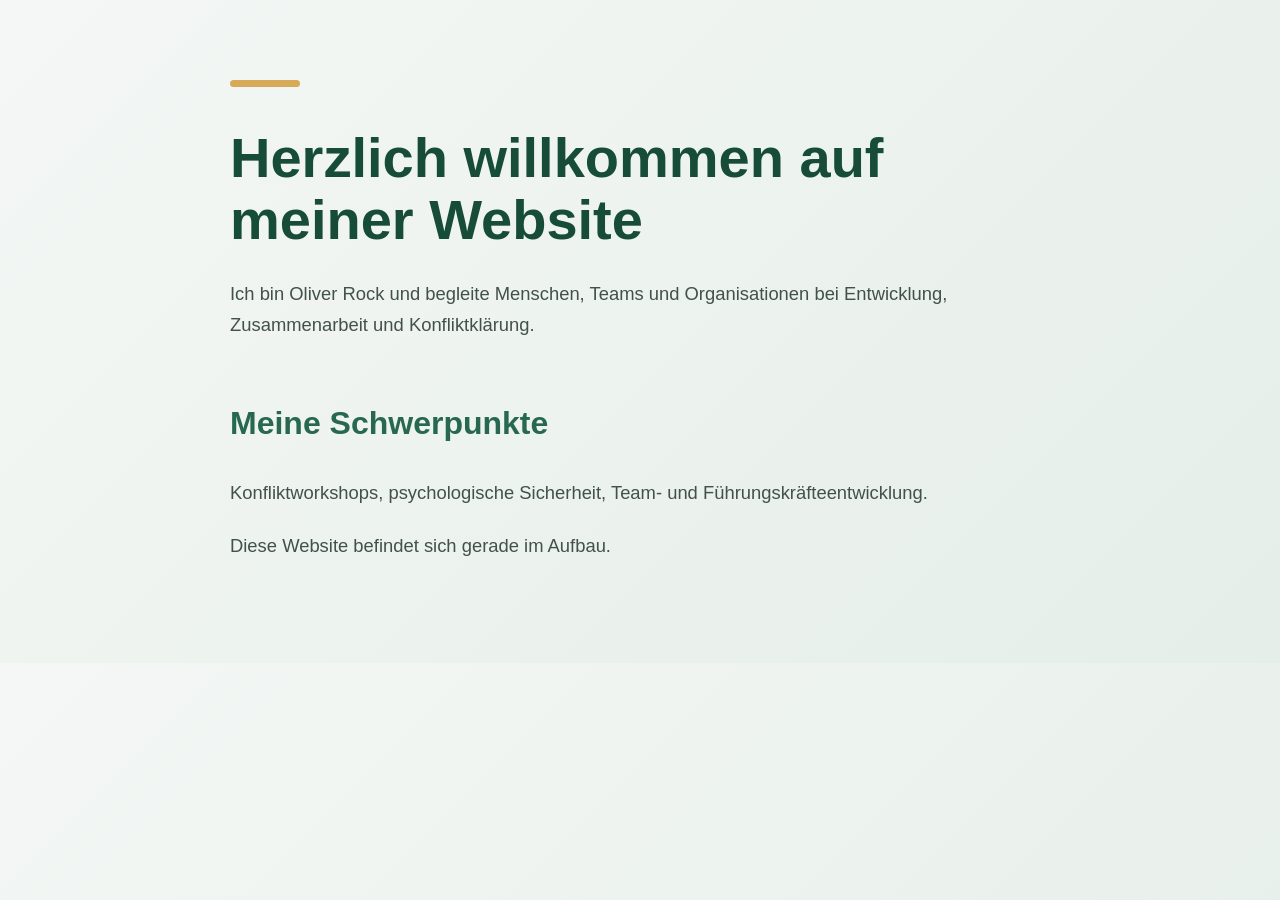
<file: index.html>
<!DOCTYPE html>
<html lang="de">
<head>
    <meta charset="UTF-8">
    <meta name="viewport" content="width=device-width, initial-scale=1.0">

    <title>Oliver Rock</title>
    <link rel="stylesheet" href="style.css">
</head>

<body>
    <h1>Herzlich willkommen auf meiner Website</h1>

    <p>
        Ich bin Oliver Rock und begleite Menschen, Teams und
        Organisationen bei Entwicklung, Zusammenarbeit und Konfliktklärung.
    </p>

    <h2>Meine Schwerpunkte</h2>

    <p>
        Konfliktworkshops, psychologische Sicherheit,
        Team- und Führungskräfteentwicklung.
    </p>

    <p>
        Diese Website befindet sich gerade im Aufbau.
    </p>
</body>
</html>
</file>
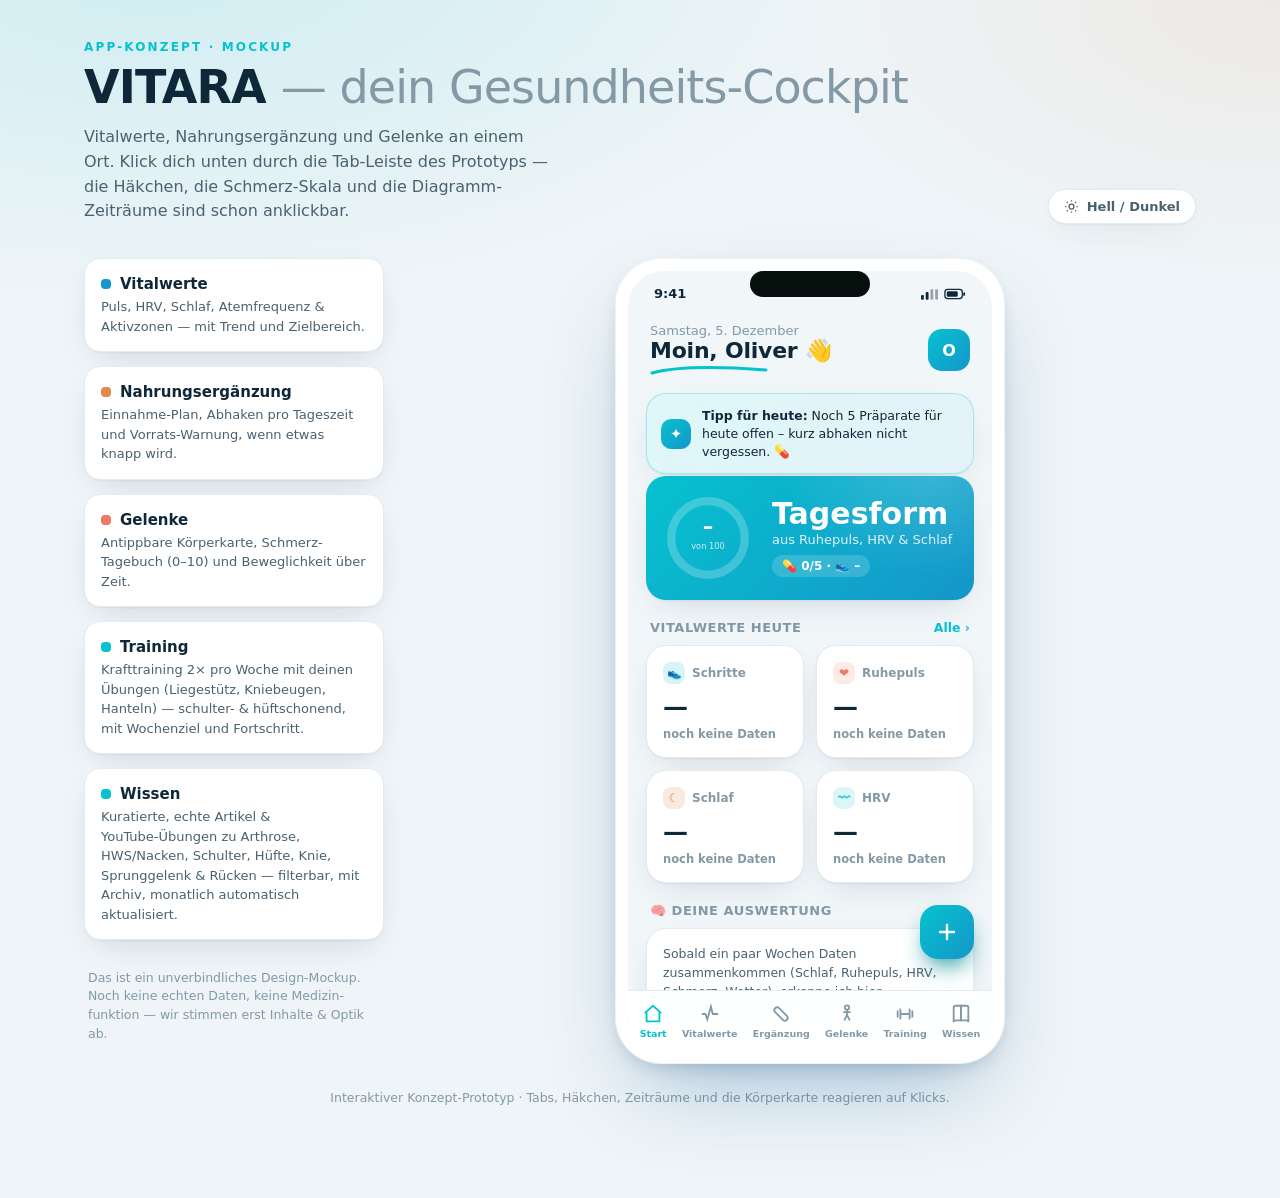
<file: gesundheits-app/index.html>
<!DOCTYPE html>
<html lang="de">
<head>
<meta charset="UTF-8">
<meta name="viewport" content="width=device-width, initial-scale=1.0, viewport-fit=cover">
<meta name="theme-color" content="#06c2cf">
<link rel="apple-touch-icon" href="apple-touch-icon-180-v2.png">
<link rel="icon" type="image/png" sizes="512x512" href="icon-512-v2.png">
<link rel="icon" type="image/png" sizes="32x32" href="favicon-32-v2.png">
<link rel="manifest" href="manifest.webmanifest">
<meta name="mobile-web-app-capable" content="yes">
<meta name="apple-mobile-web-app-capable" content="yes">
<meta name="apple-mobile-web-app-status-bar-style" content="black-translucent">
<meta name="apple-mobile-web-app-title" content="VITARA">
<title>VITARA – Gesundheits-App Konzept</title>
<style>
  :root {
    /* Cool sea neutrals · Türkis + Ozeanblau */
    --bg: #eef4f7;
    --stage: #dfeaef;
    --surface: #ffffff;
    --surface-2: #f1f6f9;
    --ink: #0f2839;
    --ink-2: #4a6170;
    --ink-3: #8399a6;
    --line: #e2ebf0;
    /* Accents: Türkis (Brand) + Ozeanblau */
    --pine: #06c2cf;         /* Brand-Primär – Türkis */
    --pine-deep: #1596c9;    /* Brand-Sekundär – Türkis-Blau */
    --mint: #5fd6dd;
    /* Semantic */
    --supp: #e0894a;     /* Nahrungsergänzung – amber */
    --joint: #ef7a63;    /* Gelenke – warmer Kontrast (Koralle) */
    --vital: #1596cf;    /* Vitalwerte – Türkis-Blau */
    --good: #1bb98e;
    --warn: #e0a52e;
    --crit: #e5473d;
    --shadow: 0 1px 2px rgba(15,40,60,.05), 0 12px 34px -14px rgba(15,40,60,.18);
    --shadow-phone: 0 40px 90px -30px rgba(20,90,150,.4), 0 8px 24px -12px rgba(15,45,70,.35);
    --r: 20px;
    --font: ui-rounded, "SF Pro Rounded", "Segoe UI", system-ui, -apple-system, sans-serif;
    --num: "SF Mono", "SFMono-Regular", ui-monospace, "Cascadia Mono", Menlo, monospace;
  }
  @media (prefers-color-scheme: dark) {
    :root {
      --bg: #0a1622; --stage: #0e1c2b; --surface: #10202f; --surface-2: #16293a;
      --ink: #e6f1f6; --ink-2: #a6bcc8; --ink-3: #6b8494; --line: #21384a;
      --pine: #2ed9e2; --pine-deep: #24b1d8; --mint: #6fe0e6;
      --supp: #eaa347; --joint: #ff8a70; --vital: #2ba9d6;
      --good: #2fd0a8; --warn: #eab946; --crit: #f0715a;
      --shadow: 0 1px 2px rgba(0,0,0,.3), 0 14px 34px -16px rgba(0,0,0,.6);
      --shadow-phone: 0 50px 100px -30px rgba(0,0,0,.75), 0 8px 24px -12px rgba(0,0,0,.6);
    }
  }
  :root[data-theme="dark"] {
    --bg: #0a1622; --stage: #0e1c2b; --surface: #10202f; --surface-2: #16293a;
    --ink: #e6f1f6; --ink-2: #a6bcc8; --ink-3: #6b8494; --line: #21384a;
    --pine: #2ed9e2; --pine-deep: #24b1d8; --mint: #6fe0e6;
    --supp: #eaa347; --joint: #ff8a70; --vital: #2ba9d6;
    --good: #2fd0a8; --warn: #eab946; --crit: #f0715a;
    --shadow: 0 1px 2px rgba(0,0,0,.3), 0 14px 34px -16px rgba(0,0,0,.6);
    --shadow-phone: 0 50px 100px -30px rgba(0,0,0,.75), 0 8px 24px -12px rgba(0,0,0,.6);
  }
  :root[data-theme="light"] {
    --bg: #eef4f7; --stage: #dfeaef; --surface: #ffffff; --surface-2: #f1f6f9;
    --ink: #0f2839; --ink-2: #4a6170; --ink-3: #8399a6; --line: #e2ebf0;
    --pine: #06c2cf; --pine-deep: #1596c9; --mint: #5fd6dd;
    --supp: #e0894a; --joint: #ef7a63; --vital: #1596cf;
    --good: #1bb98e; --warn: #e0a52e; --crit: #e5473d;
    --shadow: 0 1px 2px rgba(15,40,60,.05), 0 12px 34px -14px rgba(15,40,60,.18);
    --shadow-phone: 0 40px 90px -30px rgba(20,90,150,.4), 0 8px 24px -12px rgba(15,45,70,.35);
  }

  * { box-sizing: border-box; }
  body {
    margin: 0; font-family: var(--font); color: var(--ink);
    background:
      radial-gradient(1200px 600px at 12% -5%, color-mix(in srgb, var(--pine) 14%, transparent), transparent 60%),
      radial-gradient(900px 500px at 100% 0%, color-mix(in srgb, var(--supp) 10%, transparent), transparent 55%),
      var(--bg);
    -webkit-font-smoothing: antialiased;
  }
  .wrap { max-width: 1160px; margin: 0 auto; padding: 40px 24px 80px; }

  /* Intro */
  .intro { display: flex; flex-wrap: wrap; align-items: flex-end; justify-content: space-between; gap: 24px; margin-bottom: 34px; }
  .eyebrow { font-size: 12px; letter-spacing: .18em; text-transform: uppercase; color: var(--pine); font-weight: 700; margin: 0 0 10px; }
  h1 { font-size: clamp(30px, 4.5vw, 46px); line-height: 1.02; margin: 0; letter-spacing: -.02em; text-wrap: balance; font-weight: 800; }
  h1 .thin { color: var(--ink-3); font-weight: 500; }
  .lede { color: var(--ink-2); max-width: 46ch; margin: 14px 0 0; font-size: 16px; line-height: 1.55; }
  .themebtn {
    border: 1px solid var(--line); background: var(--surface); color: var(--ink-2);
    padding: 9px 15px; border-radius: 999px; font: inherit; font-size: 13px; font-weight: 600; cursor: pointer;
    display: inline-flex; align-items: center; gap: 8px; box-shadow: var(--shadow);
  }
  .themebtn:hover { color: var(--ink); }
  .themebtn:focus-visible { outline: 2px solid var(--pine); outline-offset: 2px; }

  .stage { display: grid; grid-template-columns: 300px 1fr; gap: 40px; align-items: start; }
  @media (max-width: 860px) { .stage { grid-template-columns: 1fr; gap: 30px; } }

  /* Concept legend rail */
  .rail { display: flex; flex-direction: column; gap: 14px; position: sticky; top: 28px; }
  @media (max-width: 860px) { .rail { position: static; } }
  .pillar { background: var(--surface); border: 1px solid var(--line); border-radius: 16px; padding: 16px 16px 15px; box-shadow: var(--shadow); }
  .pillar h3 { margin: 0 0 4px; font-size: 15px; display: flex; align-items: center; gap: 9px; }
  .pillar p { margin: 0; font-size: 13px; color: var(--ink-2); line-height: 1.5; }
  .dot { width: 10px; height: 10px; border-radius: 4px; flex: none; }
  .hint { font-size: 12.5px; color: var(--ink-3); line-height: 1.5; padding: 2px 4px; }

  /* Phone */
  .phone-area { display: flex; justify-content: center; }
  .phone {
    width: 390px; max-width: 100%; background: var(--surface); border-radius: 46px;
    box-shadow: var(--shadow-phone); border: 1px solid color-mix(in srgb, var(--line) 60%, transparent);
    padding: 12px; position: relative;
  }
  .screen { background: var(--surface-2); border-radius: 36px; overflow: hidden; position: relative; height: 780px; display: flex; flex-direction: column; }
  .notch { position: absolute; top: 12px; left: 50%; transform: translateX(-50%); width: 120px; height: 26px; background: #05100c; border-radius: 999px; z-index: 30; }
  :root[data-theme="light"] .notch, :root:not([data-theme]) .notch { background: #05100c; }

  .statusbar { display: flex; justify-content: space-between; align-items: center; padding: 15px 26px 6px; font-size: 13px; font-weight: 600; color: var(--ink); }
  .statusbar .r { display: flex; gap: 6px; align-items: center; }

  .view { flex: 1; overflow-y: auto; padding: 6px 18px 20px; scrollbar-width: none; }
  .view::-webkit-scrollbar { display: none; }
  .view[hidden] { display: none; }

  .apphead { display: flex; align-items: center; justify-content: space-between; padding: 10px 4px 16px; }
  .apphead .greet { font-size: 13px; color: var(--ink-3); }
  .apphead .name { font-size: 22px; font-weight: 800; letter-spacing: -.01em; }
  .avatar { width: 42px; height: 42px; border-radius: 14px; background: linear-gradient(135deg, var(--pine), var(--pine-deep)); color: #fff; display: grid; place-items: center; font-weight: 800; }

  .card { background: var(--surface); border: 1px solid var(--line); border-radius: var(--r); padding: 16px; box-shadow: var(--shadow); }
  .stack { display: flex; flex-direction: column; gap: 14px; }
  .grid2 { display: grid; grid-template-columns: 1fr 1fr; gap: 12px; }

  .sec-title { font-size: 13px; font-weight: 700; letter-spacing: .04em; text-transform: uppercase; color: var(--ink-3); margin: 20px 4px 10px; display: flex; justify-content: space-between; align-items: center; }
  .sec-title a { color: var(--pine); text-decoration: none; font-weight: 700; text-transform: none; letter-spacing: 0; font-size: 12.5px; }

  /* Score ring hero */
  .hero { background: linear-gradient(135deg, var(--pine), var(--pine-deep)); color: #fff; border: none; position: relative; overflow: hidden; }
  .hero::after { content: ""; position: absolute; inset: 0; background: radial-gradient(220px 160px at 88% -10%, rgba(255,255,255,.18), transparent 70%); }
  .hero .row { display: flex; align-items: center; gap: 18px; position: relative; z-index: 1; }
  .ring { width: 92px; height: 92px; flex: none; }
  .hero .big { font-size: 30px; font-weight: 800; line-height: 1; font-variant-numeric: tabular-nums; }
  .hero .sub { font-size: 13px; opacity: .85; margin-top: 3px; }
  .hero .tag { display: inline-flex; align-items: center; gap: 6px; background: rgba(255,255,255,.16); padding: 4px 10px; border-radius: 999px; font-size: 12px; font-weight: 600; margin-top: 8px; }

  /* Metric tile */
  .metric { position: relative; }
  .metric .lab { font-size: 12px; color: var(--ink-3); font-weight: 600; display: flex; align-items: center; gap: 7px; }
  .metric .val { font-size: 25px; font-weight: 800; letter-spacing: -.01em; font-variant-numeric: tabular-nums; margin-top: 8px; }
  .metric .val small { font-size: 13px; font-weight: 600; color: var(--ink-3); }
  .metric .foot { font-size: 11.5px; margin-top: 6px; display: flex; align-items: center; gap: 5px; font-weight: 600; }
  .up { color: var(--good); } .down { color: var(--crit); } .flat { color: var(--ink-3); }
  .spark { position: absolute; right: 14px; bottom: 14px; opacity: .9; }
  .icoq { width: 22px; height: 22px; border-radius: 8px; display: grid; place-items: center; flex: none; }

  .pill { display: inline-flex; align-items: center; gap: 6px; font-size: 11.5px; font-weight: 700; padding: 3px 9px; border-radius: 999px; }
  .pill.good { background: color-mix(in srgb, var(--good) 16%, transparent); color: var(--good); }
  .pill.warn { background: color-mix(in srgb, var(--warn) 18%, transparent); color: var(--warn); }
  .pill.crit { background: color-mix(in srgb, var(--crit) 16%, transparent); color: var(--crit); }

  /* Supplement row */
  .supp-row { display: flex; align-items: center; gap: 13px; padding: 11px 4px; }
  .supp-row + .supp-row { border-top: 1px solid var(--line); }
  .supp-ico { width: 40px; height: 40px; border-radius: 13px; display: grid; place-items: center; flex: none; font-size: 19px; }
  .supp-meta { flex: 1; min-width: 0; }
  .supp-meta .t { font-weight: 700; font-size: 14.5px; }
  .supp-meta .s { font-size: 12px; color: var(--ink-3); margin-top: 1px; }
  .check { width: 30px; height: 30px; border-radius: 50%; border: 2px solid var(--line); background: transparent; cursor: pointer; flex: none; display: grid; place-items: center; transition: .18s; color: transparent; }
  .check.on { background: var(--good); border-color: var(--good); color: #fff; }
  .check:focus-visible { outline: 2px solid var(--pine); outline-offset: 2px; }

  .bar { height: 6px; border-radius: 999px; background: var(--line); overflow: hidden; margin-top: 8px; }
  .bar > i { display: block; height: 100%; border-radius: 999px; }

  /* Body map */
  .bodymap { display: flex; gap: 8px; align-items: stretch; }
  .bodymap .figure { flex: 1; display: grid; place-items: center; padding: 8px 0; }
  .jointlist { flex: 1; display: flex; flex-direction: column; gap: 8px; justify-content: center; }
  .jrow { display: flex; align-items: center; gap: 9px; font-size: 13px; font-weight: 600; }
  .jrow .lv { width: 8px; height: 8px; border-radius: 50%; flex: none; }
  .jrow .n { flex: 1; }
  .jrow .g { font-size: 11.5px; color: var(--ink-3); font-weight: 600; }
  .bpin { cursor: pointer; transition: r .15s, opacity .15s; }
  .bpin:hover { opacity: .8; }

  .painscale { display: flex; gap: 6px; margin-top: 12px; }
  .painscale button { flex: 1; border: 1px solid var(--line); background: var(--surface-2); border-radius: 10px; padding: 9px 0; font: inherit; font-weight: 700; font-size: 13px; color: var(--ink-2); cursor: pointer; }
  .painscale button.sel { color: #fff; border-color: transparent; }
  .painscale button:focus-visible { outline: 2px solid var(--pine); outline-offset: 2px; }

  /* Vital chart */
  .chartcard { padding-bottom: 8px; }
  .segbar { display: flex; gap: 4px; background: var(--surface-2); padding: 4px; border-radius: 12px; margin: 4px 0 14px; }
  .segbar button { flex: 1; border: none; background: transparent; padding: 7px 0; border-radius: 9px; font: inherit; font-weight: 700; font-size: 12.5px; color: var(--ink-3); cursor: pointer; }
  .segbar button.on { background: var(--surface); color: var(--ink); box-shadow: var(--shadow); }
  .legend2 { display: flex; gap: 16px; font-size: 12px; color: var(--ink-2); margin-top: 10px; }
  .legend2 span { display: inline-flex; align-items: center; gap: 6px; }
  .rangebox { display: flex; justify-content: space-between; margin-top: 14px; padding-top: 14px; border-top: 1px solid var(--line); font-size: 12px; }
  .rangebox b { display: block; font-size: 17px; font-weight: 800; margin-top: 3px; font-variant-numeric: tabular-nums; }

  /* Bottom nav */
  .tabbar { display: flex; justify-content: space-around; padding: 8px 4px calc(8px + env(safe-area-inset-bottom)); background: color-mix(in srgb, var(--surface) 92%, transparent); backdrop-filter: blur(12px); border-top: 1px solid var(--line); }
  .tab { border: none; background: none; cursor: pointer; display: flex; flex-direction: column; align-items: center; gap: 3px; font: inherit; font-size: 9.5px; font-weight: 700; color: var(--ink-3); padding: 4px 2px; white-space: nowrap; }
  .tab svg { width: 22px; height: 22px; }
  .tab.on { color: var(--pine); }
  .tab:focus-visible { outline: 2px solid var(--pine); outline-offset: 2px; border-radius: 8px; }

  .fab { position: absolute; right: 18px; bottom: 92px; width: 54px; height: 54px; border-radius: 18px; background: linear-gradient(135deg, var(--pine), var(--pine-deep)); color: #fff; border: none; box-shadow: 0 12px 24px -8px color-mix(in srgb, var(--pine) 70%, black); cursor: pointer; display: grid; place-items: center; z-index: 20; }
  .fab:focus-visible { outline: 2px solid #fff; outline-offset: 2px; }
  .fab.open { transform: rotate(45deg); }
  .fab-backdrop { position: absolute; inset: 0; background: rgba(10,22,34,.28); z-index: 19; }
  .fab-menu { position: absolute; right: 18px; bottom: 156px; z-index: 21; background: var(--surface); border: 1px solid var(--line); border-radius: 16px; box-shadow: var(--shadow); padding: 6px; display: flex; flex-direction: column; gap: 2px; min-width: 214px; animation: fabpop .16s ease-out; }
  @keyframes fabpop { from { opacity: 0; transform: translateY(8px) scale(.98); } to { opacity: 1; transform: none; } }
  .fab-item { display: flex; align-items: center; gap: 11px; background: none; border: none; padding: 11px 12px; border-radius: 11px; font: inherit; font-size: 14px; font-weight: 700; color: var(--ink); cursor: pointer; text-align: left; }
  .fab-item:hover { background: var(--surface-2); }
  .fab-item .fi { font-size: 18px; width: 24px; text-align: center; flex: none; }
  .fab-menu[hidden], .fab-backdrop[hidden] { display: none !important; }
  .sec-title[hidden], .card[hidden] { display: none !important; }

  /* Arzt-Bericht (druckbar, bewusst hell & neutral – auch im Dark-Mode) */
  .reportView { position: fixed; inset: 0; z-index: 60; background: #ffffff; color: #14232e; overflow-y: auto; padding: 16px 20px 48px; font-size: 13px; line-height: 1.5; }
  .reportView[hidden] { display: none !important; }
  .reportView h1 { font-size: 21px; margin: 4px 0 2px; letter-spacing: -.01em; }
  .reportView h2 { font-size: 14px; margin: 20px 0 6px; padding-bottom: 5px; border-bottom: 2px solid #06c2cf; color: #0a5b66; }
  .reportView .rmeta { color: #5a6b76; font-size: 12px; }
  .reportView table { width: 100%; border-collapse: collapse; margin-top: 6px; font-size: 12px; }
  .reportView th, .reportView td { text-align: left; padding: 5px 7px; border-bottom: 1px solid #e6ebee; }
  .reportView th { color: #5a6b76; font-weight: 700; background: #f4f7f9; }
  .reportView td.num, .reportView th.num { text-align: right; font-variant-numeric: tabular-nums; }
  .reportView .rnote { font-size: 12px; color: #5a6b76; margin: 6px 0 0; }
  .reportView .rdisc { margin-top: 20px; font-size: 11px; color: #6a7a84; border-top: 1px solid #dfe5e8; padding-top: 10px; }
  .report-actions { position: sticky; top: 0; display: flex; gap: 10px; justify-content: flex-end; background: #ffffff; padding: 4px 0 12px; }
  .report-actions button { font: inherit; font-weight: 700; font-size: 13px; border-radius: 10px; padding: 9px 15px; cursor: pointer; border: 1px solid #c6d0d6; background: #fff; color: #14232e; }
  .report-actions .prim { background: #06c2cf; border-color: #06c2cf; color: #fff; }
  @media print {
    body * { visibility: hidden !important; }
    .reportView, .reportView * { visibility: visible !important; }
    .reportView { position: absolute; left: 0; top: 0; width: 100%; padding: 0; overflow: visible; }
    .report-actions { display: none !important; }
    @page { margin: 15mm; }
  }

  .foot-note { text-align: center; color: var(--ink-3); font-size: 12.5px; margin-top: 26px; }

  /* === Vollbild-/App-Modus: auf dem iPhone füllt VITARA den ganzen Bildschirm,
        das Telefon-Mockup (Rahmen, Notch, Status-Leiste, Konzept-Text) verschwindet.
        .screen ist exakt bildschirmhoch (100dvh); der Inhalt scrollt INNEN. Die Tableiste
        ist das UNTERSTE Flex-Element (nicht position:fixed) -> sitzt zuverlässig am echten
        unteren Rand, auch wenn die Seite gerade nicht scrollt (iOS-Safari-Eigenheit). === */
  @media (max-width: 760px), (display-mode: standalone) {
    html, body { margin: 0; height: var(--app-h, 100%); }
    body { background: var(--surface); overflow: hidden; }
    .wrap { max-width: none; margin: 0; padding: 0; height: 100%; }
    .intro, .rail, .foot-note, .notch, .statusbar { display: none !important; }
    .stage { display: block; gap: 0; height: 100%; }
    .phone-area { display: block; height: 100%; }
    .phone { width: 100%; max-width: none; height: 100%; padding: 0; border: 0; border-radius: 0; box-shadow: none; background: var(--surface-2); }
    .screen { position: relative; display: flex; flex-direction: column; height: 100%; min-height: 100%; overflow: hidden; border-radius: 0; background: var(--surface-2); }
    .view { overflow-y: auto; flex: 1; min-height: 0; padding-top: calc(8px + env(safe-area-inset-top)); padding-bottom: 14px; }
    .tabbar { flex: none; padding: 6px 4px calc(4px + env(safe-area-inset-bottom)); background: var(--surface); box-shadow: 0 -1px 0 var(--line), 0 -8px 20px -12px rgba(15,40,60,.18); }
    .fab { position: absolute; right: 18px; bottom: calc(84px + env(safe-area-inset-bottom)); }
    .fab-menu { position: absolute; right: 18px; bottom: calc(148px + env(safe-area-inset-bottom)); }
    .fab-backdrop { position: absolute; inset: 0; }
    .wkout { overflow-y: auto; padding-top: calc(20px + env(safe-area-inset-top)); }
  }

  /* Knowledge / Wissen */
  .searchbar { display: flex; align-items: center; gap: 9px; background: var(--surface); border: 1px solid var(--line); border-radius: 14px; padding: 11px 14px; color: var(--ink-3); font-size: 13.5px; box-shadow: var(--shadow); }
  input.searchbar { width: 100%; font: inherit; font-size: 13.5px; color: var(--ink); -webkit-appearance: none; appearance: none; }
  input.searchbar:focus { outline: none; border-color: var(--pine); }
  input.searchbar::placeholder { color: var(--ink-3); }
  .chips { display: flex; gap: 8px; overflow-x: auto; padding: 12px 2px 4px; scrollbar-width: none; }
  .chips::-webkit-scrollbar { display: none; }
  .chip { flex: none; border: 1px solid var(--line); background: var(--surface); color: var(--ink-2); border-radius: 999px; padding: 7px 13px; font: inherit; font-size: 12.5px; font-weight: 700; cursor: pointer; white-space: nowrap; }
  .chip.on { background: var(--joint); border-color: transparent; color: #fff; }
  .chip:focus-visible { outline: 2px solid var(--pine); outline-offset: 2px; }
  .artcard { display: block; text-decoration: none; color: inherit; }
  .artcard .src { font-size: 11px; font-weight: 700; letter-spacing: .04em; text-transform: uppercase; color: var(--joint); display: flex; gap: 8px; align-items: center; }
  .artcard .src .date { color: var(--ink-3); text-transform: none; letter-spacing: 0; font-weight: 600; }
  .artcard .h { font-weight: 800; font-size: 15px; line-height: 1.25; margin: 7px 0 5px; letter-spacing: -.01em; text-wrap: balance; }
  .artcard .d { font-size: 12.5px; color: var(--ink-2); line-height: 1.5; }
  .vidcard { display: flex; gap: 12px; align-items: center; text-decoration: none; color: inherit; }
  .thumb { width: 108px; height: 66px; border-radius: 12px; flex: none; position: relative; overflow: hidden; display: grid; place-items: center; background: linear-gradient(135deg, var(--pine-deep), var(--joint)); }
  .thumb .play { position: relative; z-index: 1; width: 30px; height: 30px; border-radius: 50%; background: rgba(255,255,255,.95); display: grid; place-items: center; box-shadow: 0 2px 8px rgba(0,0,0,.28); }
  .thumb .play svg { fill: var(--pine-deep); margin-left: 2px; }
  .thumb .dur { position: absolute; right: 5px; bottom: 5px; background: rgba(0,0,0,.72); color: #fff; font-size: 10px; font-weight: 700; padding: 1px 5px; border-radius: 5px; }
  .vidmeta .vt { font-weight: 700; font-size: 13.5px; line-height: 1.3; text-wrap: balance; }
  .vidmeta .vc { font-size: 12px; color: var(--ink-3); margin-top: 4px; display: flex; align-items: center; gap: 6px; }
  .thumb .cover { position: absolute; inset: 0; background-size: cover; background-position: center; }
  /* Favoriten-Stern auf den Karten */
  .wcard { position: relative; }
  .wcard > a { padding-right: 46px; }
  .favbtn { position: absolute; top: 9px; right: 9px; width: 32px; height: 32px; border-radius: 50%; border: 1px solid var(--line); background: var(--surface); color: var(--ink-3); font-size: 15px; line-height: 1; cursor: pointer; display: grid; place-items: center; box-shadow: var(--shadow); z-index: 2; padding: 0; transition: transform .12s; }
  .favbtn:hover { transform: scale(1.08); }
  .favbtn.on { color: #f6a01a; border-color: transparent; background: color-mix(in srgb, #f6a01a 16%, var(--surface)); }
  .favbtn:focus-visible { outline: 2px solid var(--pine); outline-offset: 2px; }
  .toast { position: fixed; left: 50%; bottom: 92px; transform: translateX(-50%) translateY(12px); background: var(--ink); color: var(--surface); padding: 11px 16px; border-radius: 12px; font-size: 12.5px; font-weight: 600; box-shadow: 0 12px 34px rgba(0,0,0,.32); opacity: 0; transition: opacity .25s, transform .25s; z-index: 60; max-width: 86%; text-align: center; pointer-events: none; }
  .toast.show { opacity: 1; transform: translateX(-50%) translateY(0); }
  /* Vitalwerte-Eingabe */
  .vitform { display: grid; gap: 13px; }
  .vitrow { display: flex; align-items: center; gap: 12px; }
  .vitrow .vlab { flex: 1; font-weight: 700; font-size: 13.5px; display: flex; align-items: center; gap: 9px; }
  .vitrow .vin { display: flex; align-items: center; gap: 7px; }
  .vitin { width: 62px; border: 1px solid var(--line); border-radius: 10px; padding: 9px 10px; font: inherit; font-size: 15px; font-weight: 700; text-align: right; color: var(--ink); background: var(--surface-2); font-variant-numeric: tabular-nums; -webkit-appearance: none; appearance: none; }
  .vitin:focus { outline: none; border-color: var(--pine); background: var(--surface); }
  .vitsep { color: var(--ink-3); font-weight: 800; }
  .vitunit { font-size: 12px; color: var(--ink-3); min-width: 32px; }
  .btn-save { width: 100%; border: none; border-radius: 12px; padding: 12px; font: inherit; font-weight: 800; font-size: 14px; color: #fff; background: linear-gradient(135deg, var(--pine), var(--pine-deep)); cursor: pointer; margin-top: 2px; }
  .btn-save:active { transform: translateY(1px); }
  /* Schlafindex-Balken */
  .sleepbar { display: flex; height: 16px; border-radius: 8px; overflow: hidden; gap: 2px; background: var(--surface-2); }
  .sleepbar > span { display: block; min-width: 2px; }
  .sleeplegend { display: flex; flex-wrap: wrap; gap: 9px 16px; margin-top: 12px; font-size: 12px; color: var(--ink-2); }
  .sleeplegend .sl { display: flex; align-items: center; gap: 6px; }
  .sleeplegend .sl i { width: 10px; height: 10px; border-radius: 3px; display: inline-block; flex: none; }
  .sleeplegend .sl b { font-variant-numeric: tabular-nums; font-weight: 800; }
  /* Vitalwerte-Kacheln (Fitbit-Stil) */
  .vgrid { display: grid; grid-template-columns: 1fr 1fr; gap: 12px; }
  .vtile { background: var(--surface); border: 1px solid var(--line); border-radius: var(--r); padding: 14px; box-shadow: var(--shadow); display: flex; flex-direction: column; }
  .vtile .vt-lab { font-size: 12.5px; color: var(--ink-2); font-weight: 700; line-height: 1.25; min-height: 2.5em; }
  .vtile .vt-val { font-size: 26px; font-weight: 800; letter-spacing: -.02em; font-variant-numeric: tabular-nums; margin-top: 2px; }
  .vtile .vt-val small { font-size: 13px; font-weight: 700; color: var(--ink-3); }
  .vtile .hmini { width: 100%; height: 40px; display: block; margin: 8px 0 8px; }
  .vtile .vt-pill { align-self: flex-start; font-size: 11px; font-weight: 700; padding: 3px 9px; border-radius: 999px; background: var(--surface-2); color: var(--ink-3); }
  .vtile .vt-pill.good { background: color-mix(in srgb, var(--good) 16%, transparent); color: var(--good); }
  .vtile .vt-pill.warn { background: color-mix(in srgb, var(--warn) 18%, transparent); color: var(--warn); }
  .vtile .vt-pill.crit { background: color-mix(in srgb, var(--crit) 16%, transparent); color: var(--crit); }
  .vtile .vt-pill.info { background: color-mix(in srgb, var(--vital) 14%, transparent); color: var(--vital); }
  .disc { font-size: 11.5px; color: var(--ink-3); background: var(--surface-2); border: 1px dashed var(--line); border-radius: 12px; padding: 10px 12px; line-height: 1.5; }
  .clickable { cursor: pointer; }

  /* KI-Tipp Banner (Personalisierung) */
  .aitip { display: flex; gap: 11px; align-items: center; border-radius: var(--r); padding: 13px 14px; margin-bottom: 2px;
    background: linear-gradient(120deg, color-mix(in srgb, var(--pine) 13%, var(--surface)), color-mix(in srgb, var(--pine-deep) 12%, var(--surface)));
    border: 1px solid color-mix(in srgb, var(--pine) 28%, transparent); box-shadow: var(--shadow); }
  .aitip .sp { width: 30px; height: 30px; border-radius: 10px; flex: none; display: grid; place-items: center; color: #fff; font-size: 15px; background: linear-gradient(135deg, var(--pine), var(--pine-deep)); }
  .aitip .tt { font-size: 12.5px; line-height: 1.42; color: var(--ink); }
  .aitip .tt b { font-weight: 800; }

  /* Handgezeichneter Akzent */
  .doodle { display: block; width: 118px; height: 11px; color: var(--pine); margin-top: 3px; }

  /* Geführter Workout-Modus */
  .wkout { position: absolute; inset: 0; z-index: 40; background: linear-gradient(160deg, var(--pine), var(--pine-deep)); color: #fff;
    display: flex; flex-direction: column; padding: 20px 20px calc(20px + env(safe-area-inset-bottom)); }
  .wkout[hidden] { display: none; }
  .wkout .top { display: flex; justify-content: space-between; align-items: center; }
  .wkout .prog { font-size: 13px; font-weight: 800; opacity: .92; }
  .wkout .cls { width: 34px; height: 34px; border-radius: 50%; border: none; background: rgba(255,255,255,.18); color: #fff; font-size: 15px; cursor: pointer; }
  .wkout .cls:focus-visible, .wkout .done:focus-visible, .wkout .skip:focus-visible { outline: 2px solid #fff; outline-offset: 2px; }
  .wkout .progbar { height: 6px; border-radius: 999px; background: rgba(255,255,255,.25); margin-top: 12px; overflow: hidden; }
  .wkout .progbar > i { display: block; height: 100%; background: #fff; border-radius: 999px; transition: width .25s; }
  .wkout .mid { flex: 1; display: flex; flex-direction: column; align-items: center; justify-content: center; text-align: center; gap: 12px; padding: 10px; }
  .wkout .em { font-size: 64px; line-height: 1; }
  .wkout .exname { font-size: 25px; font-weight: 800; letter-spacing: -.01em; text-wrap: balance; }
  .wkout .exziel { font-size: 15px; opacity: .9; max-width: 24ch; }
  .wkout .done { width: 100%; border: none; border-radius: 16px; padding: 16px; font: inherit; font-weight: 800; font-size: 16px; background: #fff; color: var(--pine-deep); cursor: pointer; }
  .wkout .skip { background: none; border: none; color: rgba(255,255,255,.85); font: inherit; font-size: 13px; font-weight: 700; cursor: pointer; margin-top: 12px; text-decoration: underline; }
  .wkout .rbtn { width: 40px; height: 40px; border-radius: 50%; border: 2px solid rgba(255,255,255,.5); background: rgba(255,255,255,.12); color: #fff; font-size: 22px; font-weight: 700; line-height: 1; cursor: pointer; }
  .wkout .rbtn:focus-visible { outline: 2px solid #fff; outline-offset: 2px; }
  .wksets { display: flex; flex-direction: column; gap: 10px; width: 100%; max-width: 300px; margin: 2px auto 8px; }
  .wkgrp { display: flex; align-items: center; justify-content: space-between; gap: 12px; }
  .wkgrp .wklab { font-size: 14px; font-weight: 700; opacity: .92; }
  .wkstep { display: flex; align-items: center; gap: 14px; }
  .wkstep .val { font-size: 26px; font-weight: 800; font-variant-numeric: tabular-nums; min-width: 44px; text-align: center; }
  .wktotal { font-size: 15px; font-weight: 800; opacity: .95; margin-bottom: 12px; }

  /* Sanfte Bewegung */
  .floaty { animation: floaty 6s ease-in-out infinite; }
  @keyframes floaty { 0%, 100% { transform: translateY(0); } 50% { transform: translateY(-4px); } }

  /* Training */
  .btnp { width: 100%; border: none; border-radius: 14px; padding: 14px; font: inherit; font-weight: 800; font-size: 14px; color: #fff; background: linear-gradient(135deg, var(--pine), var(--pine-deep)); cursor: pointer; box-shadow: var(--shadow); display: inline-flex; align-items: center; justify-content: center; gap: 8px; }
  .btnp:focus-visible { outline: 2px solid var(--pine); outline-offset: 2px; }
  .weekstrip { display: flex; justify-content: space-between; gap: 5px; }
  .weekstrip .d { flex: 1; text-align: center; font-size: 10.5px; font-weight: 700; color: var(--ink-3); }
  .weekstrip .d i { display: grid; place-items: center; width: 27px; height: 27px; margin: 6px auto 0; border-radius: 50%; border: 2px solid var(--line); font-style: normal; font-size: 12px; color: var(--ink-3); }
  .weekstrip .d.done i { background: var(--pine); border-color: var(--pine); color: #fff; }
  .weekstrip .d.today i { border-color: var(--pine); color: var(--pine); border-style: dashed; }
  .ex-set { font-variant-numeric: tabular-nums; }

  @media (prefers-reduced-motion: reduce) { * { transition: none !important; } }
</style>
</head>
<body>
<script>
// Echte App-Höhe ermitteln: Neuere iOS-Versionen melden Web-Apps eine zu kleine
// Viewport-Höhe (100%, 100dvh und position:fixed enden ~100pt über dem Rand).
// Im App-Modus nehmen wir daher die tatsächliche Bildschirmhöhe.
(function(){
  function probe(css){ try{ var d=document.createElement('div'); d.style.cssText='position:absolute;visibility:hidden;left:-9999px;top:0;width:1px;'+css; document.body.appendChild(d); var h=Math.round(d.getBoundingClientRect().height); d.parentNode.removeChild(d); return h; }catch(e){ return 0; } }
  function setH(){
    var app = window.navigator.standalone===true || (window.matchMedia && matchMedia('(display-mode: standalone)').matches);
    var quer = innerWidth > innerHeight;
    var bild = quer ? Math.min(screen.width, screen.height) : Math.max(screen.width, screen.height);
    var v = { inner: innerHeight, client: document.documentElement.clientHeight,
              vv: window.visualViewport ? Math.round(visualViewport.height) : 0,
              lvh: probe('height:100lvh'), dvh: probe('height:100dvh'),
              sab: probe('height:env(safe-area-inset-bottom)'), bild: bild };
    var h = Math.max(v.inner, v.client, v.vv);
    if (app) h = Math.max(h, v.lvh, bild);
    document.documentElement.style.setProperty('--app-h', h + 'px');
    var dbg = document.getElementById('vpDebug');
    if (dbg) dbg.textContent = (app ? 'App' : 'Browser') + ' · inner ' + v.inner + ' · vv ' + v.vv + ' · dvh ' + v.dvh + ' · lvh ' + v.lvh + ' · Bildschirm ' + v.bild + ' · unten ' + v.sab + ' → ' + h;
  }
  setH();
  addEventListener('load', setH);
  addEventListener('resize', setH);
  addEventListener('orientationchange', function(){ setTimeout(setH, 300); });
  if (window.visualViewport) visualViewport.addEventListener('resize', setH);
})();
</script>

<div class="wrap">
  <div class="intro">
    <div>
      <p class="eyebrow">App-Konzept · Mockup</p>
      <h1>VITARA <span class="thin">— dein Gesundheits-Cockpit</span></h1>
      <p class="lede">Vitalwerte, Nahrungsergänzung und Gelenke an einem Ort. Klick dich unten durch die Tab-Leiste des Prototyps — die Häkchen, die Schmerz-Skala und die Diagramm-Zeiträume sind schon anklickbar.</p>
    </div>
    <button class="themebtn" id="themeToggle" aria-label="Design wechseln">
      <svg width="15" height="15" viewBox="0 0 24 24" fill="none" stroke="currentColor" stroke-width="2"><circle cx="12" cy="12" r="4"/><path d="M12 2v2M12 20v2M4 12H2M22 12h-2M6 6 4.5 4.5M19.5 19.5 18 18M18 6l1.5-1.5M4.5 19.5 6 18"/></svg>
      Hell / Dunkel
    </button>
  </div>

  <div class="stage">
    <aside class="rail">
      <div class="pillar"><h3><span class="dot" style="background:var(--vital)"></span>Vitalwerte</h3><p>Puls, HRV, Schlaf, Atemfrequenz & Aktivzonen — mit Trend und Zielbereich.</p></div>
      <div class="pillar"><h3><span class="dot" style="background:var(--supp)"></span>Nahrungsergänzung</h3><p>Einnahme-Plan, Abhaken pro Tageszeit und Vorrats-Warnung, wenn etwas knapp wird.</p></div>
      <div class="pillar"><h3><span class="dot" style="background:var(--joint)"></span>Gelenke</h3><p>Antippbare Körperkarte, Schmerz-Tagebuch (0–10) und Beweglichkeit über Zeit.</p></div>
      <div class="pillar"><h3><span class="dot" style="background:var(--pine)"></span>Training</h3><p>Krafttraining 2× pro Woche mit deinen Übungen (Liegestütz, Kniebeugen, Hanteln) — schulter- & hüftschonend, mit Wochenziel und Fortschritt.</p></div>
      <div class="pillar"><h3><span class="dot" style="background:var(--pine)"></span>Wissen</h3><p>Kuratierte, echte Artikel & YouTube-Übungen zu Arthrose, HWS/Nacken, Schulter, Hüfte, Knie, Sprunggelenk & Rücken — filterbar, mit Archiv, monatlich automatisch aktualisiert.</p></div>
      <p class="hint">Das ist ein unverbindliches Design-Mockup. Noch keine echten Daten, keine Medizin­funktion — wir stimmen erst Inhalte & Optik ab.</p>
    </aside>

    <div class="phone-area">
      <div class="phone">
        <div class="notch"></div>
        <div class="screen">
          <div class="statusbar">
            <span>9:41</span>
            <span class="r">
              <svg width="17" height="12" viewBox="0 0 18 12" fill="currentColor"><rect x="0" y="7" width="3" height="5" rx="1"/><rect x="5" y="4" width="3" height="8" rx="1"/><rect x="10" y="1" width="3" height="11" rx="1" opacity=".4"/><rect x="15" y="1" width="3" height="11" rx="1" opacity=".4"/></svg>
              <svg width="22" height="12" viewBox="0 0 24 12" fill="none" stroke="currentColor" stroke-width="1.4"><rect x="1" y="1" width="19" height="10" rx="3"/><rect x="3" y="3" width="12" height="6" rx="1.5" fill="currentColor" stroke="none"/><rect x="21" y="4" width="2" height="4" rx="1" fill="currentColor" stroke="none"/></svg>
            </span>
          </div>

          <!-- HOME -->
          <section class="view" id="v-home">
            <div class="apphead">
              <div><div class="greet" id="homeGreet">Startseite</div><div class="name">Moin, Oliver 👋</div>
                <svg class="doodle" viewBox="0 0 118 11" fill="none" stroke="currentColor" stroke-width="3" stroke-linecap="round"><path d="M2 7c22-6 62-7 114-3"/></svg>
              </div>
              <div class="avatar">O</div>
            </div>

            <div class="aitip">
              <div class="sp">✦</div>
              <div class="tt" id="homeTipp"><b>Tipp für heute:</b> Schön, dass du da bist – trag deine ersten Werte ein, dann werden die Tipps persönlicher.</div>
            </div>

            <div class="card hero floaty clickable" data-goto="vitals">
              <div class="row">
                <svg class="ring" viewBox="0 0 100 100">
                  <circle cx="50" cy="50" r="40" fill="none" stroke="rgba(255,255,255,.22)" stroke-width="9"/>
                  <circle id="heroRing" cx="50" cy="50" r="40" fill="none" stroke="#fff" stroke-width="9" stroke-linecap="round" stroke-dasharray="251.3" stroke-dashoffset="251.3" transform="rotate(-90 50 50)"/>
                  <text id="heroNum" x="50" y="46" text-anchor="middle" font-size="23" font-weight="800" fill="#fff" font-family="var(--font)">–</text>
                  <text id="heroDen" x="50" y="62" text-anchor="middle" font-size="9" fill="rgba(255,255,255,.8)">von 100</text>
                </svg>
                <div>
                  <div class="big" id="heroBig">Tagesform</div>
                  <div class="sub">aus Ruhepuls, HRV &amp; Schlaf</div>
                  <span class="tag" id="heroTag">💊 0/5 · 👟 –</span>
                </div>
              </div>
            </div>

            <div class="sec-title">Vitalwerte heute <a href="#" data-goto="vitals">Alle ›</a></div>
            <div class="grid2">
              <div class="card metric clickable" data-goto="vitals">
                <div class="lab"><span class="icoq" style="background:color-mix(in srgb,var(--pine) 16%,transparent);color:var(--pine)">👟</span>Schritte</div>
                <div class="val" id="hvSchritte">—</div>
                <div class="foot flat" id="hvSchritteFoot">von der Charge 6</div>
              </div>
              <div class="card metric clickable" data-goto="vitals">
                <div class="lab"><span class="icoq" style="background:color-mix(in srgb,var(--joint) 16%,transparent);color:var(--joint)">❤</span>Ruhepuls</div>
                <div class="val" id="hvPuls">—</div>
                <div class="foot flat" id="hvPulsFoot">noch keine Daten</div>
              </div>
              <div class="card metric clickable" data-goto="vitals">
                <div class="lab"><span class="icoq" style="background:color-mix(in srgb,var(--supp) 18%,transparent);color:var(--supp)">☾</span>Schlaf</div>
                <div class="val" id="hvSchlaf">—</div>
                <div class="foot flat" id="hvSchlafFoot">letzte Nacht</div>
              </div>
              <div class="card metric clickable" data-goto="vitals">
                <div class="lab"><span class="icoq" style="background:color-mix(in srgb,var(--mint) 22%,transparent);color:var(--pine)">〰</span>HRV</div>
                <div class="val" id="hvHrv">—</div>
                <div class="foot flat" id="hvHrvFoot">noch keine Daten</div>
              </div>
            </div>

            <div class="sec-title">🧠 Deine Auswertung <a href="#" id="ausToggle" style="display:none">alle ›</a></div>
            <div class="stack" id="ausListe"></div>

            <div class="sec-title" id="homeWetterTitle" hidden>Wetter heute <a href="#" data-goto="joints">Details ›</a></div>
            <div class="card clickable" id="homeWetterCard" data-goto="joints" hidden>
              <div class="rangebox" style="margin:0;padding:0;border:none">
                <div>Luftdruck<b id="hwDruck">—</b></div>
                <div>Temperatur<b id="hwTemp">—</b></div>
                <div>Luftfeuchte<b id="hwLuftf">—</b></div>
              </div>
              <div id="hwHint" style="font-size:12px;color:var(--ink-2);line-height:1.45;margin-top:10px;padding-top:10px;border-top:1px solid var(--line)"></div>
            </div>

            <div class="sec-title">Gut für die Gelenke heute <a href="#" data-goto="joints">Eintragen ›</a></div>
            <div class="card clickable" data-goto="joints">
              <div class="supp-row" style="padding-top:2px">
                <div class="supp-ico" style="background:color-mix(in srgb,var(--joint) 14%,transparent)">🔥</div>
                <div class="supp-meta"><div class="t">Wärme / Sauna</div><div class="s">Tut Nacken, Schulter & Hüfte gut</div></div>
                <span class="pill warn" id="homeWaerme">offen</span>
              </div>
              <div class="supp-row">
                <div class="supp-ico" style="background:color-mix(in srgb,var(--pine) 14%,transparent)">🚶</div>
                <div class="supp-meta"><div class="t">Bewegung</div><div class="s">Lockert & hält beweglich</div></div>
                <span class="pill warn" id="homeBewegung">offen</span>
              </div>
              <div class="supp-row">
                <div class="supp-ico" style="background:color-mix(in srgb,var(--vital) 14%,transparent)">🧘</div>
                <div class="supp-meta"><div class="t">Yoga</div><div class="s">1× pro Woche bis alle 2 Wochen</div></div>
                <span class="pill" id="homeYoga">–</span>
              </div>
            </div>

            <div class="sec-title">Training diese Woche <a href="#" data-goto="training">Öffnen ›</a></div>
            <div class="card clickable" data-goto="training">
              <div class="supp-row" style="padding-top:2px">
                <div class="supp-ico" style="background:color-mix(in srgb,var(--pine) 14%,transparent)">💪</div>
                <div class="supp-meta"><div class="t">Krafttraining · <span id="homeWeekCount">0 / 2</span></div><div class="s">Diese Woche · 4 Übungen pro Einheit</div></div>
                <span class="pill warn" id="homeWeekPill">2 offen</span>
              </div>
            </div>

            <div class="sec-title">Gelenk-Status <a href="#" data-goto="joints">Karte ›</a></div>
            <div class="card clickable" id="homeJoints" data-goto="joints">
              <div class="supp-row" style="padding-top:2px"><div class="supp-meta"><div class="s">wird geladen …</div></div></div>
            </div>
          </section>

          <!-- VITALS -->
          <section class="view" id="v-vitals" hidden>
            <div class="apphead"><div><div class="greet">Deine Werte im Überblick</div><div class="name">Vitalwerte</div></div><div class="avatar" style="background:linear-gradient(135deg,var(--joint),#b8492f)">❤</div></div>

            <!-- Fitbit-Verbindung -->
            <div class="card clickable" id="fitbitConnect" style="background:linear-gradient(135deg,color-mix(in srgb,var(--pine) 15%,var(--surface)),color-mix(in srgb,var(--vital) 12%,var(--surface)));border:1px solid color-mix(in srgb,var(--pine) 30%,transparent)">
              <div style="display:flex;align-items:center;gap:12px">
                <div style="font-size:26px">⌚</div>
                <div style="flex:1"><div style="font-weight:800;font-size:14px">Fitbit Charge 6 verbinden</div><div style="font-size:12px;color:var(--ink-3);line-height:1.45;margin-top:2px">Damit Schritte, Schlaf, Ruhepuls & HRV automatisch erscheinen.</div></div>
                <span class="pill warn" id="fitbitStatus">in Vorbereitung</span>
              </div>
              <div style="margin-top:8px;padding-top:8px;border-top:1px solid var(--line);font-size:12px"><a href="#" id="fitbitReconnect" style="color:var(--pine);text-decoration:none;font-weight:700">Konto wechseln / neu verbinden ›</a></div>
            </div>

            <!-- Heute: Kachel-Raster im Fitbit-Stil -->
            <div class="sec-title" style="margin-top:18px">Heute <span id="vitHeuteDatum" style="font-weight:600;text-transform:none;letter-spacing:0;font-size:12px;color:var(--ink-3)"></span></div>
            <div class="vgrid">
              <div class="vtile clickable" id="tileHr"><div class="vt-lab">Herzfrequenz</div><div class="vt-val" id="cHr">—</div><canvas class="hmini" id="spHr" width="260" height="80"></canvas><span class="vt-pill" id="cHrFoot">zuletzt gemessen</span></div>
              <div class="vtile"><div class="vt-lab">Ruheherzfrequenz</div><div class="vt-val" id="cRhr">—</div><canvas class="hmini" id="spRhr" width="260" height="80"></canvas><span class="vt-pill" id="cRhrFoot">—</span></div>
              <div class="vtile"><div class="vt-lab">Herzfrequenz&shy;variabilität</div><div class="vt-val" id="cHrv">—</div><canvas class="hmini" id="spHrv" width="260" height="80"></canvas><span class="vt-pill" id="cHrvFoot">—</span></div>
              <div class="vtile"><div class="vt-lab">Atemfrequenz</div><div class="vt-val" id="cAtem">—</div><canvas class="hmini" id="spAtem" width="260" height="80"></canvas><span class="vt-pill" id="cAtemFoot">—</span></div>
              <div class="vtile"><div class="vt-lab">Hauptschlaf</div><div class="vt-val" id="cSchlaf">—</div><canvas class="hmini" id="spSchlaf" width="260" height="80"></canvas><span class="vt-pill" id="cSchlafFoot">—</span></div>
              <div class="vtile"><div class="vt-lab">Aktivzonenminuten</div><div class="vt-val" id="cAzm">—</div><canvas class="hmini" id="spAzm" width="260" height="80"></canvas><span class="vt-pill" id="cAzmFoot">—</span></div>
              <div class="vtile"><div class="vt-lab">Schritte</div><div class="vt-val" id="cSchritte">—</div><canvas class="hmini" id="spSchritte" width="260" height="80"></canvas><span class="vt-pill" id="cSchritteFoot">—</span></div>
              <div class="vtile"><div class="vt-lab">Tagesform</div><div class="vt-val" id="cTagesform">—</div><canvas class="hmini" id="spTf" width="260" height="80"></canvas><span class="vt-pill" id="cTagesformFoot">aus deinen Werten</span></div>
            </div>

            <!-- Schlafphasen -->
            <div class="sec-title" style="margin-top:20px">Schlafphasen <span id="mSchlafTotal" style="font-weight:700;text-transform:none;letter-spacing:0;font-size:12.5px;color:var(--ink)"></span></div>
            <div class="card">
              <div id="schlafLeer" style="font-size:12px;color:var(--ink-3);line-height:1.5">Sobald in der Früh deine Schlafdaten synchronisiert sind, siehst du hier deine Phasen <b>Tief, Leicht, REM & Wach</b>.</div>
              <div id="schlafBody" hidden>
                <div class="sleepbar" id="sleepBar"></div>
                <div class="sleeplegend" id="sleepLegend"></div>
              </div>
            </div>

            <!-- Schritte-Auswertung -->
            <div class="sec-title" style="margin-top:20px">Schritte · Monat & Jahr</div>
            <div class="card">
              <div class="rangebox" style="margin:0;padding:0;border:none">
                <div>Ø / Tag (30 T.)<b id="stepAvg30">—</b></div>
                <div>Ø / Tag (Jahr)<b id="stepAvgYear">—</b></div>
                <div>Summe Jahr<b id="stepSumYear">—</b></div>
              </div>
              <div style="font-size:11.5px;color:var(--ink-3);line-height:1.5;margin-top:12px;padding-top:12px;border-top:1px solid var(--line)" id="stepEval">Sobald ein paar Tage erfasst sind, siehst du hier deinen Monats- und Jahresschnitt.</div>
            </div>

            <!-- Verlauf -->
            <div class="sec-title" style="margin-top:20px">Verlauf · <span id="vitVerlaufTitle" style="text-transform:none;letter-spacing:0;color:var(--ink)">Schritte</span></div>
            <div class="chips" id="vitChips">
              <button class="chip on" data-metric="schritte">Schritte</button>
              <button class="chip" data-metric="puls">Ruhepuls</button>
              <button class="chip" data-metric="hrv">HRV</button>
              <button class="chip" data-metric="atem">Atemfreq.</button>
              <button class="chip" data-metric="azm">Aktivzonen</button>
              <button class="chip" data-metric="schlaf">Schlaf</button>
            </div>
            <div class="card chartcard">
              <canvas id="vitChart" width="640" height="300" style="width:100%;height:150px"></canvas>
              <div class="legend2"><span id="vitLegend" style="color:var(--ink-3)">Noch zu wenig Daten – sobald Werte da sind, erscheint hier dein Verlauf.</span></div>
            </div>

            <!-- Selbst eintragen -->
            <div class="sec-title" style="margin-top:20px">Selbst eintragen <a href="#" id="manToggle">anzeigen ›</a></div>
            <div class="card" id="manBody" hidden>
              <div class="vitform">
                <div class="vitrow"><div class="vlab"><span class="icoq" style="background:color-mix(in srgb,var(--pine) 16%,transparent);color:var(--pine)">👟</span>Schritte</div><div class="vin"><input class="vitin" id="vSchritte" type="text" inputmode="numeric" maxlength="6" placeholder="8000" aria-label="Schritte" style="width:82px"><span class="vitunit"> </span></div></div>
                <div class="vitrow"><div class="vlab"><span class="icoq" style="background:color-mix(in srgb,var(--joint) 16%,transparent);color:var(--joint)">❤</span>Ruhepuls</div><div class="vin"><input class="vitin" id="vPuls" type="text" inputmode="numeric" maxlength="3" placeholder="60" aria-label="Ruhepuls"><span class="vitunit">bpm</span></div></div>
                <div class="vitrow"><div class="vlab"><span class="icoq" style="background:color-mix(in srgb,var(--mint) 22%,transparent);color:var(--pine)">〰</span>HRV</div><div class="vin"><input class="vitin" id="vHrv" type="text" inputmode="numeric" maxlength="3" placeholder="45" aria-label="HRV"><span class="vitunit">ms</span></div></div>
                <div class="vitrow"><div class="vlab"><span class="icoq" style="background:color-mix(in srgb,var(--supp) 18%,transparent);color:var(--supp)">☾</span>Schlafdauer</div><div class="vin"><input class="vitin" id="vSchlaf" type="text" inputmode="decimal" maxlength="4" placeholder="7,5" aria-label="Schlafdauer in Stunden"><span class="vitunit">Std.</span></div></div>
                <button class="btn-save" id="vitSave" type="button">Speichern</button>
                <div id="vitStatus" style="font-size:11.5px;color:var(--ink-3);text-align:center"></div>
              </div>
              <div class="disc" style="margin-top:10px">Diese Felder füllt später die Charge 6 <b>automatisch</b>. Bis dahin kannst du Werte selbst eintragen (z.B. aus der Fitbit-App) – so siehst du die Übersicht schon in Aktion.</div>
            </div>

            <div class="disc" style="margin-top:16px">Die farbigen Ampeln (grün/gelb/rot) sind <b>allgemeine Orientierungswerte</b>, keine ärztliche Bewertung. Die „Tagesform" berechnet VITARA aus <b>deinen</b> Werten (Ruhepuls, HRV, Schlaf) – Fitbit gibt seine eigene „Readiness"-Zahl nicht über die Schnittstelle heraus. „Live" gibt es bei Fitbit nicht; es sind die zuletzt synchronisierten Werte. Deine Werte liegen <b>auf deinem Gerät</b> und in deiner <b>privaten Datenbank auf dem Server</b> – nur für dich, damit der Verlauf geräteübergreifend erhalten bleibt. VITARA ersetzt keine ärztliche Beurteilung.</div>
          </section>

          <!-- SUPPLEMENTS -->
          <section class="view" id="v-supp" hidden>
            <div class="apphead"><div><div class="greet" id="suppGreet">Heute</div><div class="name">Nahrungsergänzung</div></div><div class="avatar" style="background:linear-gradient(135deg,var(--supp),#b06d18)">💊</div></div>

            <div class="card" style="background:color-mix(in srgb,var(--supp) 12%,var(--surface))">
              <div style="display:flex;align-items:center;gap:14px">
                <div style="font-size:26px;font-weight:800;font-variant-numeric:tabular-nums"><span id="suppDone">0</span><span style="color:var(--ink-3);font-size:18px">/<span id="suppTotal">5</span></span></div>
                <div style="flex:1"><div style="font-weight:700;font-size:14px">Heute schon genommen</div><div class="bar"><i id="suppBar" style="width:0%;background:var(--supp)"></i></div></div>
              </div>
            </div>

            <div class="sec-title">🌅 Morgens</div>
            <div class="card">
              <div class="supp-row"><div class="supp-ico" style="background:color-mix(in srgb,var(--supp) 16%,transparent)">☀️</div><div class="supp-meta"><div class="t">Vitamin D3 + K2</div><div class="s">natural elements · 1 Tablette</div></div><button class="check" data-key="supp-d3k2" aria-label="eingenommen"><svg width="15" height="15" viewBox="0 0 24 24" fill="none" stroke="currentColor" stroke-width="3.2"><path d="M20 6 9 17l-5-5"/></svg></button></div>
              <div class="supp-row"><div class="supp-ico" style="background:color-mix(in srgb,var(--pine) 14%,transparent)">💪</div><div class="supp-meta"><div class="t">Kreatin Monohydrat</div><div class="s">WeightWorld · 3000 mg · mit dem D3</div></div><button class="check" data-key="supp-kreatin" aria-label="eingenommen"><svg width="15" height="15" viewBox="0 0 24 24" fill="none" stroke="currentColor" stroke-width="3.2"><path d="M20 6 9 17l-5-5"/></svg></button></div>
              <div class="supp-row"><div class="supp-ico" style="background:color-mix(in srgb,var(--joint) 14%,transparent)">💜</div><div class="supp-meta"><div class="t">Vitamin B12</div><div class="s">Cosphera Spray · 1 Sprühstoß (25 µg)</div></div><button class="check" data-key="supp-b12" aria-label="eingenommen"><svg width="15" height="15" viewBox="0 0 24 24" fill="none" stroke="currentColor" stroke-width="3.2"><path d="M20 6 9 17l-5-5"/></svg></button></div>
              <div class="supp-row"><div class="supp-ico" style="background:color-mix(in srgb,var(--supp) 16%,transparent)">🫚</div><div class="supp-meta"><div class="t">Ingwer-Kurkuma-Shot</div><div class="s">Ingwer & Kurkuma · 1 Shot</div></div><button class="check" data-key="supp-ingwer" aria-label="eingenommen"><svg width="15" height="15" viewBox="0 0 24 24" fill="none" stroke="currentColor" stroke-width="3.2"><path d="M20 6 9 17l-5-5"/></svg></button></div>
            </div>

            <div class="sec-title">🌙 Abends</div>
            <div class="card">
              <div class="supp-row"><div class="supp-ico" style="background:color-mix(in srgb,var(--vital) 14%,transparent)">🧲</div><div class="supp-meta"><div class="t">Magnesium</div><div class="s">Verla N · 40 mg · vor dem Schlafen</div></div><button class="check" data-key="supp-magnesium" aria-label="eingenommen"><svg width="15" height="15" viewBox="0 0 24 24" fill="none" stroke="currentColor" stroke-width="3.2"><path d="M20 6 9 17l-5-5"/></svg></button></div>
            </div>
          </section>

          <!-- JOINTS -->
          <section class="view" id="v-joints" hidden>
            <div class="apphead"><div><div class="greet">Beweglichkeit & Schmerz</div><div class="name">Gelenke</div></div><div class="avatar" style="background:linear-gradient(135deg,var(--joint),#b8492f)">🦵</div></div>

            <div class="card">
              <div style="font-weight:800;font-size:15px;margin-bottom:2px">Wo tut's heute weh?</div>
              <div style="font-size:12px;color:var(--ink-3);margin-bottom:6px">Tippe auf einen Punkt in der Körperkarte</div>
              <div class="bodymap">
                <div class="figure">
                  <svg width="120" height="300" viewBox="0 0 120 300" id="bodySvg" aria-label="Körperkarte">
                    <g fill="none" stroke="var(--line)" stroke-width="2">
                      <circle cx="60" cy="30" r="18" fill="var(--surface-2)"/>
                      <path d="M60 48 L60 150" />
                      <path d="M60 62 L30 120 M60 62 L90 120" />
                      <path d="M60 150 L42 250 M60 150 L78 250" />
                      <rect x="44" y="60" width="32" height="92" rx="16" fill="var(--surface-2)"/>
                    </g>
                    <!-- Beschwerden fast alle rechts; Hüfte rechts = Prothese -->
                    <circle class="bpin" data-j="Nacken / HWS" data-lv="2" cx="60" cy="52" r="8" fill="var(--warn)"/>
                    <circle class="bpin" data-j="Linke Schulter" data-lv="0" cx="42" cy="66" r="6" fill="var(--good)"/>
                    <circle class="bpin" data-j="Rechte Schulter" data-lv="3" cx="78" cy="66" r="9" fill="var(--warn)"/>
                    <circle class="bpin" data-j="Rücken" data-lv="0" cx="60" cy="108" r="7" fill="var(--good)"/>
                    <circle class="bpin" data-j="Linker Ellenbogen" data-lv="0" cx="32" cy="110" r="6" fill="var(--good)"/>
                    <circle class="bpin" data-j="Rechter Ellenbogen" data-lv="0" cx="88" cy="110" r="6" fill="var(--good)"/>
                    <circle class="bpin" data-j="Linke Hüfte" data-lv="0" cx="50" cy="152" r="6" fill="var(--good)"/>
                    <circle class="bpin" data-j="Rechte Hüfte (Prothese)" data-lv="1" cx="70" cy="152" r="8" fill="var(--vital)"/>
                    <circle class="bpin" data-j="Linkes Knie" data-lv="0" cx="46" cy="205" r="6" fill="var(--good)"/>
                    <circle class="bpin" data-j="Rechtes Knie" data-lv="0" cx="74" cy="205" r="6" fill="var(--good)"/>
                    <circle class="bpin" data-j="Linkes Sprunggelenk" data-lv="0" cx="44" cy="250" r="6" fill="var(--good)"/>
                    <circle class="bpin" data-j="Rechtes Sprunggelenk" data-lv="2" cx="76" cy="250" r="8" fill="var(--warn)"/>
                  </svg>
                </div>
                <div class="jointlist" id="jointList">
                  <div class="jrow"><span class="lv" style="background:var(--line)"></span><span class="n">wird geladen …</span><span class="g"> </span></div>
                </div>
              </div>
            </div>

            <div class="sec-title" id="painTitle">Rechte Schulter · Schmerz eintragen</div>
            <div class="card">
              <div style="font-size:12px;color:var(--ink-3)">Wie stark ist der Schmerz gerade?</div>
              <div class="painscale" id="painScale"></div>
              <div id="painInfo" style="font-size:12px;font-weight:700;color:var(--ink-3);margin-top:11px">Heute noch nichts eingetragen</div>
              <div class="supp-row" style="padding-bottom:2px"><div class="supp-meta"><div class="t">Trend · letzte 7 Tage</div><div class="s" id="trendInfo">wird berechnet …</div></div><span class="pill" id="trendPill" style="display:none"></span></div>
              <div class="bar"><i id="trendBar" style="width:0%;background:linear-gradient(90deg,var(--good),var(--joint))"></i></div>
            </div>

            <div class="sec-title">🔥 Was mir hilft</div>
            <div class="card">
              <div class="supp-row" style="padding-top:2px"><div class="supp-ico" style="background:color-mix(in srgb,var(--joint) 14%,transparent)">🔥</div><div class="supp-meta"><div class="t">Wärme / Sauna gemacht</div><div class="s">Heute eintragen · tut den Gelenken gut</div></div><button class="check" data-key="joint-waerme" aria-label="Wärme/Sauna eintragen"><svg width="15" height="15" viewBox="0 0 24 24" fill="none" stroke="currentColor" stroke-width="3.2"><path d="M20 6 9 17l-5-5"/></svg></button></div>
              <div class="supp-row"><div class="supp-ico" style="background:color-mix(in srgb,var(--pine) 14%,transparent)">🚶</div><div class="supp-meta"><div class="t">Bewegung gemacht</div><div class="s">Lockert Nacken, Schulter & Hüfte</div></div><button class="check" data-key="joint-bewegung" aria-label="Bewegung eintragen"><svg width="15" height="15" viewBox="0 0 24 24" fill="none" stroke="currentColor" stroke-width="3.2"><path d="M20 6 9 17l-5-5"/></svg></button></div>
              <div class="supp-row"><div class="supp-ico" style="background:color-mix(in srgb,var(--vital) 14%,transparent)">🧘</div><div class="supp-meta"><div class="t">Yoga gemacht</div><div class="s">1× pro Woche bis alle 2 Wochen · Beweglichkeit</div></div><button class="check" data-key="joint-yoga" aria-label="Yoga eintragen"><svg width="15" height="15" viewBox="0 0 24 24" fill="none" stroke="currentColor" stroke-width="3.2"><path d="M20 6 9 17l-5-5"/></svg></button></div>
            </div>

            <div class="disc" style="margin-top:14px">🦴 <b>Rechte Hüfte = künstliches Gelenk (seit Mai 2025).</b> Übungen bitte hüft-schonend und mit Physio/Arzt abgestimmt wählen. Die App dokumentiert nur — sie gibt keine medizinischen Anweisungen.</div>

            <div class="sec-title" style="margin-top:20px">🌦️ Wetter & Gelenke</div>
            <div class="card" id="wetterCard">
              <div id="wetterLeer" style="font-size:12.5px;color:var(--ink-2);line-height:1.55">
                Viele Menschen spüren Wetterwechsel in den Gelenken – besonders <b>fallenden Luftdruck</b>. Gib deinen Standort frei, dann lädt VITARA das lokale Wetter und sucht Zusammenhänge zu deinen Schmerz-Einträgen.
                <div style="margin-top:11px"><button class="btn-save" id="wetterGeo" type="button" style="width:auto;padding:9px 16px">📍 Standort freigeben</button></div>
                <div id="wetterGeoHint" style="font-size:11.5px;color:var(--ink-3);margin-top:9px"></div>
              </div>
              <div id="wetterBody" hidden>
                <div class="rangebox" style="margin:0;padding:0;border:none">
                  <div>Luftdruck<b id="wDruck">—</b></div>
                  <div>Temperatur<b id="wTemp">—</b></div>
                  <div>Luftfeuchte<b id="wLuftf">—</b></div>
                </div>
                <div id="wetterInsight" style="font-size:12.5px;color:var(--ink);line-height:1.55;margin-top:12px;padding-top:12px;border-top:1px solid var(--line)">Sammle an ein paar Tagen Schmerz-Einträge – dann erkenne ich hier, ob das Wetter bei dir mitspielt.</div>
                <canvas id="wetterChart" width="640" height="260" style="width:100%;height:130px;margin-top:12px"></canvas>
                <div class="legend2"><span id="wetterLegend" style="color:var(--ink-3)">Schmerz (0–10) vs. Luftdruck · letzte 30 Tage</span></div>
                <div style="font-size:11px;color:var(--ink-3);margin-top:8px"><a href="#" id="wetterRefresh" style="color:var(--pine);text-decoration:none;font-weight:700">↻ Wetter aktualisieren</a> <span id="wetterStand"></span> · Quelle: Open-Meteo</div>
              </div>
            </div>

            <div class="sec-title">Verlauf · <span id="jointVerlaufTitle">Rechte Schulter</span></div>
            <div class="card"><canvas id="jointChart" width="640" height="240" style="width:100%;height:120px"></canvas>
              <div class="legend2"><span id="jointLegend" style="color:var(--ink-3)">Schmerz 0–10 · letzte 30 Tage</span></div>
            </div>
          </section>

          <!-- TRAINING -->
          <section class="view" id="v-training" hidden>
            <div class="apphead"><div><div class="greet">Krafttraining · 2× pro Woche</div><div class="name">Training</div></div><div class="avatar clickable" data-goto="profile" style="background:linear-gradient(135deg,var(--pine),var(--pine-deep))">💪</div></div>

            <div class="card">
              <div style="display:flex;justify-content:space-between;align-items:center;margin-bottom:12px">
                <div><div style="font-weight:800;font-size:15px">Diese Woche</div><div style="font-size:12px;color:var(--ink-3)">Ziel: 2 Einheiten</div></div>
                <span class="pill warn" id="weekPill">0 / 2 geschafft</span>
              </div>
              <div class="weekstrip" id="weekStrip">
                <div class="d"><span>Mo</span><i></i></div>
                <div class="d"><span>Di</span><i></i></div>
                <div class="d"><span>Mi</span><i></i></div>
                <div class="d"><span>Do</span><i></i></div>
                <div class="d"><span>Fr</span><i></i></div>
                <div class="d"><span>Sa</span><i></i></div>
                <div class="d"><span>So</span><i></i></div>
              </div>
            </div>

            <div class="sec-title">Mein Programm <a href="#" onclick="return false">4 Übungen</a></div>
            <div class="card">
              <div class="supp-row" style="padding-top:2px"><div class="supp-ico" style="background:color-mix(in srgb,var(--pine) 14%,transparent)">🤸</div><div class="supp-meta"><div class="t">Liegestütz</div><div class="s ex-set">3 Sätze × 50 · an der Badewannenkante (gelenkschonend)</div></div><button class="check" data-key="exercise-liegestuetz" aria-label="erledigt"><svg width="15" height="15" viewBox="0 0 24 24" fill="none" stroke="currentColor" stroke-width="3.2"><path d="M20 6 9 17l-5-5"/></svg></button></div>
              <div class="supp-row"><div class="supp-ico" style="background:color-mix(in srgb,var(--pine) 14%,transparent)">🦵</div><div class="supp-meta"><div class="t">Kniebeugen</div><div class="s ex-set">3 Sätze × 15 · eigenes Körpergewicht</div></div><button class="check" data-key="exercise-kniebeugen" aria-label="erledigt"><svg width="15" height="15" viewBox="0 0 24 24" fill="none" stroke="currentColor" stroke-width="3.2"><path d="M20 6 9 17l-5-5"/></svg></button></div>
              <div class="supp-row"><div class="supp-ico" style="background:color-mix(in srgb,var(--supp) 16%,transparent)">🏋️</div><div class="supp-meta"><div class="t">Bizeps-Curls · Hanteln</div><div class="s ex-set">3 Sätze × 15 · 2×5 kg</div></div><button class="check" data-key="exercise-bizeps" aria-label="erledigt"><svg width="15" height="15" viewBox="0 0 24 24" fill="none" stroke="currentColor" stroke-width="3.2"><path d="M20 6 9 17l-5-5"/></svg></button></div>
              <div class="supp-row"><div class="supp-ico" style="background:color-mix(in srgb,var(--joint) 14%,transparent)">💪</div><div class="supp-meta"><div class="t">Schulterdrücken · Hanteln</div><div class="s ex-set">3 Sätze × 15 · <span style="color:var(--joint);font-weight:700">schulterschonend</span></div></div><button class="check" data-key="exercise-schulter" aria-label="erledigt"><svg width="15" height="15" viewBox="0 0 24 24" fill="none" stroke="currentColor" stroke-width="3.2"><path d="M20 6 9 17l-5-5"/></svg></button></div>
            </div>

            <div style="margin-top:14px"><button class="btnp" id="startWorkout"><svg width="16" height="16" viewBox="0 0 24 24" fill="currentColor"><path d="M8 5v14l11-7z"/></svg> Workout starten</button></div>

            <div class="sec-title">Fortschritt · <span id="exTitle">Liegestütz</span></div>
            <div class="chips" id="exChips">
              <button class="chip on" data-ex="exercise-liegestuetz">Liegestütz</button>
              <button class="chip" data-ex="exercise-kniebeugen">Kniebeugen</button>
              <button class="chip" data-ex="exercise-bizeps">Bizeps</button>
              <button class="chip" data-ex="exercise-schulter">Schulter</button>
            </div>
            <div class="rangebox" id="exStats" style="margin:0 0 10px">
              <div>Diese Woche<b id="exWeek">—</b></div>
              <div>30 Tage<b id="exMonth">—</b></div>
              <div>Letzte Einheit<b id="exLast">—</b></div>
            </div>
            <div class="card"><canvas id="exChart" width="640" height="240" style="width:100%;height:120px"></canvas>
              <div class="legend2"><span id="exLegend" style="color:var(--ink-3)">Noch keine Daten – hake eine Übung ab oder starte ein Workout.</span></div>
            </div>

            <div class="disc" style="margin-top:14px">💡 Auf dich abgestimmt: <b>Schulterdrücken</b> ist wegen deiner rechten Schulter als „schulterschonend" markiert (leichteres Gewicht, saubere Ausführung). Bei <b>Kniebeugen</b> auf die Hüftprothese achten. Übungen bei Bedarf mit Physio/Arzt abstimmen — die App dokumentiert nur.</div>
          </section>

          <!-- WISSEN -->
          <section class="view" id="v-wissen" hidden>
            <div class="apphead"><div><div class="greet">Forschung & Übungen</div><div class="name">Wissen</div></div><div class="avatar clickable" data-goto="profile" style="background:linear-gradient(135deg,var(--pine),var(--pine-deep))">🔎</div></div>

            <input class="searchbar" id="wissenSuche" type="search" placeholder="Suchen … (z.B. Nacken, Hüfte, Übungen)" aria-label="Wissen durchsuchen">

            <div class="chips" id="topicChips">
              <button class="chip on" data-thema="alle">Alle</button>
              <button class="chip" data-thema="arthrose">Arthrose</button>
              <button class="chip" data-thema="hws">HWS / Nacken</button>
              <button class="chip" data-thema="schulter">Schulter</button>
              <button class="chip" data-thema="huefte">Hüfte</button>
              <button class="chip" data-thema="knie">Knie</button>
              <button class="chip" data-thema="sprunggelenk">Sprunggelenk</button>
              <button class="chip" data-thema="ruecken">Rücken</button>
            </div>

            <div class="sec-title" style="margin-top:14px"><span>⭐ Favoriten <span id="favCount" style="font-weight:600;text-transform:none;letter-spacing:0;font-size:11.5px;color:var(--ink-3)"></span></span><a href="#" id="favToggle">anzeigen ›</a></div>
            <div class="stack" id="favListe" hidden></div>

            <div class="sec-title">Aktuelle Auswahl <span id="wissenStand" style="font-weight:600;text-transform:none;letter-spacing:0;font-size:12px;color:var(--ink-3)"></span></div>
            <div class="stack" id="wissenListe"></div>

            <div class="sec-title" style="margin-top:22px">Archiv <a href="#" id="archivToggle">anzeigen ›</a></div>
            <div class="stack" id="wissenArchiv" hidden></div>

            <div class="disc" style="margin-top:18px">Kuratierte, echte Links (Deutsch) – wird <b>einmal im Monat</b> automatisch aktualisiert; ältere Beiträge wandern ins Archiv. Reine Info & Übungen zum Anschauen – <b>ersetzt keine ärztliche oder physiotherapeutische Beratung</b>, keine Diagnosen. Bei künstlicher Hüfte Übungen bitte mit Physio/Arzt abstimmen.</div>
          </section>

          <!-- PROFILE -->
          <section class="view" id="v-profile" hidden>
            <div class="apphead"><div><div class="greet">Konto</div><div class="name">Profil</div></div><div class="avatar">O</div></div>
            <div class="card stack">
              <div class="supp-row" style="padding-top:2px"><div class="supp-ico" style="background:color-mix(in srgb,var(--vital) 14%,transparent)">⌚</div><div class="supp-meta"><div class="t">Geräte verbinden</div><div class="s">Fitbit Charge 6 · Smartwatch</div></div><span class="g" style="color:var(--ink-3)">›</span></div>
              <div class="supp-row"><div class="supp-ico" style="background:color-mix(in srgb,var(--supp) 14%,transparent)">🎯</div><div class="supp-meta"><div class="t">Meine Ziele</div><div class="s">Zielbereiche & Erinnerungen</div></div><span class="g" style="color:var(--ink-3)">›</span></div>
              <div class="supp-row clickable" id="reportOpen" style="cursor:pointer"><div class="supp-ico" style="background:color-mix(in srgb,var(--joint) 14%,transparent)">📄</div><div class="supp-meta"><div class="t">Bericht für den Arzt</div><div class="s">PDF-Export der letzten 3 Monate</div></div><span class="g" style="color:var(--ink-3)">›</span></div>
              <div class="supp-row"><div class="supp-ico" style="background:color-mix(in srgb,var(--pine) 14%,transparent)">🔒</div><div class="supp-meta"><div class="t">Daten & Privatsphäre</div><div class="s">Gerät & privater Server · deine Kontrolle</div></div><span class="g" style="color:var(--ink-3)">›</span></div>
            </div>
            <p class="hint" style="text-align:center;margin-top:16px">VITARA ist ein Konzept-Entwurf und ersetzt keine ärztliche Beratung.<br><span style="color:var(--ink-3);font-size:11px">Version 77 · 17.11.2026</span><br><span id="vpDebug" style="color:var(--ink-3);font-size:10px;opacity:.75"></span></p>
          </section>

          <div class="fab-backdrop" id="fabBackdrop" hidden></div>
          <div class="fab-menu" id="fabMenu" hidden>
            <button class="fab-item" data-act="schmerz"><span class="fi">🦴</span>Schmerz eintragen</button>
            <button class="fab-item" data-act="supp"><span class="fi">💊</span>Präparat abhaken</button>
            <button class="fab-item" data-act="workout"><span class="fi">🏋️</span>Workout starten</button>
          </div>
          <button class="fab" id="fab" aria-label="Schnell hinzufügen">
            <svg width="24" height="24" viewBox="0 0 24 24" fill="none" stroke="currentColor" stroke-width="2.4" stroke-linecap="round"><path d="M12 5v14M5 12h14"/></svg>
          </button>

          <nav class="tabbar" role="tablist">
            <button class="tab on" data-view="home" role="tab"><svg viewBox="0 0 24 24" fill="none" stroke="currentColor" stroke-width="2"><path d="M3 11 12 3l9 8"/><path d="M5 10v10h14V10"/></svg>Start</button>
            <button class="tab" data-view="vitals" role="tab"><svg viewBox="0 0 24 24" fill="none" stroke="currentColor" stroke-width="2"><path d="M3 12h4l2 6 4-14 2 8h6"/></svg>Vitalwerte</button>
            <button class="tab" data-view="supp" role="tab"><svg viewBox="0 0 24 24" fill="none" stroke="currentColor" stroke-width="2"><rect x="3" y="9" width="18" height="6" rx="3" transform="rotate(45 12 12)"/></svg>Ergänzung</button>
            <button class="tab" data-view="joints" role="tab"><svg viewBox="0 0 24 24" fill="none" stroke="currentColor" stroke-width="2"><circle cx="12" cy="5" r="2.4"/><path d="M12 8v5m0 0-3 6m3-6 3 6"/><path d="M8 10h8"/></svg>Gelenke</button>
            <button class="tab" data-view="training" role="tab"><svg viewBox="0 0 24 24" fill="none" stroke="currentColor" stroke-width="2" stroke-linecap="round"><path d="M4 9v6M7 7v10M17 7v10M20 9v6M7 12h10"/></svg>Training</button>
            <button class="tab" data-view="wissen" role="tab"><svg viewBox="0 0 24 24" fill="none" stroke="currentColor" stroke-width="2"><path d="M4 5a2 2 0 0 1 2-2h6v16H6a2 2 0 0 0-2 2z"/><path d="M20 5a2 2 0 0 0-2-2h-6v16h6a2 2 0 0 1 2 2z"/></svg>Wissen</button>
          </nav>

          <!-- Geführter Workout-Modus -->
          <div class="wkout" id="workoutOverlay" hidden>
            <div class="top">
              <div class="prog" id="wkProg">Übung 1 von 4</div>
              <button class="cls" id="wkClose" aria-label="Workout schließen">✕</button>
            </div>
            <div class="progbar"><i id="wkBar" style="width:0%"></i></div>
            <div class="mid" id="wkMid">
              <div class="em" id="wkEmoji">💪</div>
              <div class="exname" id="wkName">Übung</div>
              <div class="exziel" id="wkZiel">Ziel</div>
            </div>
            <div class="wksets" id="wkReps">
              <div class="wkgrp"><span class="wklab">Sätze</span>
                <span class="wkstep"><button class="rbtn" id="wkSetMinus" aria-label="weniger Sätze">−</button><span class="val" id="wkSetVal">3</span><button class="rbtn" id="wkSetPlus" aria-label="mehr Sätze">+</button></span></div>
              <div class="wkgrp"><span class="wklab">Wdh pro Satz</span>
                <span class="wkstep"><button class="rbtn" id="wkRepMinus" aria-label="weniger Wiederholungen">−</button><span class="val" id="wkRepVal">50</span><button class="rbtn" id="wkRepPlus" aria-label="mehr Wiederholungen">+</button></span></div>
            </div>
            <div class="wktotal" id="wkTotal">3 × 50 = 150 gesamt</div>
            <button class="done" id="wkDone">Erledigt ✓</button>
            <button class="skip" id="wkSkip">Diese Übung überspringen</button>
          </div>
        </div>
      </div>
    </div>
  </div>
  <p class="foot-note">Interaktiver Konzept-Prototyp · Tabs, Häkchen, Zeiträume und die Körperkarte reagieren auf Klicks.</p>
</div>

<div class="reportView" id="reportView" hidden>
  <div class="report-actions">
    <button class="prim" id="reportPrint">🖨️ Drucken / Als PDF sichern</button>
    <button id="reportClose">Schließen</button>
  </div>
  <div id="reportBody"></div>
</div>

<script>
(function(){
  var root = document.documentElement;
  // Theme toggle
  document.getElementById('themeToggle').addEventListener('click', function(){
    var cur = root.getAttribute('data-theme');
    if(!cur){ cur = matchMedia('(prefers-color-scheme: dark)').matches ? 'dark':'light'; }
    var next = cur === 'dark' ? 'light':'dark';
    root.setAttribute('data-theme', next);
    setTimeout(drawAll, 30);
  });

  // Tab switching
  var tabs = document.querySelectorAll('.tab');
  var views = { home:'v-home', vitals:'v-vitals', supp:'v-supp', joints:'v-joints', training:'v-training', wissen:'v-wissen', profile:'v-profile' };
  function show(v){
    Object.keys(views).forEach(function(k){ document.getElementById(views[k]).hidden = (k!==v); });
    tabs.forEach(function(t){ t.classList.toggle('on', t.dataset.view===v); });
    drawAll();
  }
  tabs.forEach(function(t){ t.addEventListener('click', function(){ show(t.dataset.view); }); });
  document.querySelectorAll('[data-goto]').forEach(function(a){ a.addEventListener('click', function(e){ e.preventDefault(); show(a.dataset.goto); }); });
  document.querySelectorAll('.apphead .avatar').forEach(function(a){ a.style.cursor='pointer'; a.addEventListener('click', function(){ show('profile'); }); });

  // Topic chips (Wissen)
  // --- Wissen: echte Inhalte aus wissen.json, filterbar, mit Archiv & Favoriten ---
  (function(){
    var chipsEl = document.getElementById('topicChips');
    var listeEl = document.getElementById('wissenListe');
    var archivEl = document.getElementById('wissenArchiv');
    var sucheEl = document.getElementById('wissenSuche');
    var standEl = document.getElementById('wissenStand');
    var archivToggle = document.getElementById('archivToggle');
    var favEl = document.getElementById('favListe');
    var favToggle = document.getElementById('favToggle');
    var favCountEl = document.getElementById('favCount');
    if(!listeEl) return;
    var grads = ['#10bccb,#1766d4','#1766d4,#5fd6dd','#1e7fe0,#10bccb','#06c2cf,#1596c9'];
    var aktThema = 'alle';
    var MAX_FAV = 5;

    // --- Favoriten (dauerhaft im Browser gespeichert, ohne Datum) ---
    function favKey(typ){ return 'vitara.fav.' + (typ === 'video' ? 'videos' : 'artikel'); }
    function ladeFav(typ){ try { return JSON.parse(localStorage.getItem(favKey(typ)) || '[]'); } catch(e){ return []; } }
    function speichereFav(typ, arr){ try { localStorage.setItem(favKey(typ), JSON.stringify(arr)); } catch(e){} }
    function favIndex(arr, url){ for(var k=0;k<arr.length;k++){ if(arr[k].url === url) return k; } return -1; }
    function istFavorit(item){ return favIndex(ladeFav(item.typ), item.url) >= 0; }
    function toast(msg){
      var t = document.createElement('div'); t.className = 'toast'; t.textContent = msg;
      document.body.appendChild(t);
      requestAnimationFrame(function(){ t.classList.add('show'); });
      setTimeout(function(){ t.classList.remove('show'); setTimeout(function(){ if(t.parentNode) t.parentNode.removeChild(t); }, 320); }, 3400);
    }
    function toggleFav(item){
      var arr = ladeFav(item.typ);
      var i = favIndex(arr, item.url);
      if(i >= 0){ arr.splice(i, 1); speichereFav(item.typ, arr); }
      else {
        if(arr.length >= MAX_FAV){
          toast(item.typ === 'video'
            ? 'Du hast schon 5 Video-Favoriten. Bitte entferne zuerst einen (★ antippen).'
            : 'Du hast schon 5 Artikel-Favoriten. Bitte entferne zuerst einen (★ antippen).');
          return;
        }
        arr.push({ typ:item.typ, thema:item.thema, titel:item.titel, quelle:item.quelle, sprache:item.sprache, url:item.url, zusammenfassung:item.zusammenfassung || '' });
        speichereFav(item.typ, arr);
      }
      render();
    }
    // Notfall-Inhalt, falls wissen.json (z.B. in der Vorschau) nicht geladen werden kann:
    var fallback = { aktualisiert: '', aktuell: [
      {typ:'video',thema:'hws',titel:'HWS-Syndrom: Diese Übungen können sofort helfen',quelle:'YouTube',sprache:'de',url:'https://www.youtube.com/watch?v=B2BnsckPmFA'},
      {typ:'video',thema:'schulter',titel:'10 Übungen gegen Schulterschmerzen',quelle:'YouTube',sprache:'de',url:'https://www.youtube.com/watch?v=bl21CHnJ31s'},
      {typ:'video',thema:'huefte',titel:'7 schnelle Übungen gegen Hüftarthrose',quelle:'YouTube',sprache:'de',url:'https://www.youtube.com/watch?v=DWWH5MJUBtU'},
      {typ:'video',thema:'knie',titel:'3 effektive Übungen bei Kniearthrose (für zuhause)',quelle:'YouTube',sprache:'de',url:'https://www.youtube.com/watch?v=XJLk-rvUBow'},
      {typ:'video',thema:'sprunggelenk',titel:'Sprunggelenk stabilisieren: 3 Übungen',quelle:'YouTube',sprache:'de',url:'https://www.youtube.com/watch?v=0KOPRAQOZEs'},
      {typ:'video',thema:'ruecken',titel:'7 Übungen bei Schmerzen im oberen Rücken',quelle:'YouTube',sprache:'de',url:'https://www.youtube.com/watch?v=Z-u9_p3JWjc'},
      {typ:'artikel',thema:'arthrose',titel:'Ernährung bei Arthrose: 8 Experten-Tipps',quelle:'Gelenk-Klinik.de',sprache:'de',url:'https://gelenk-klinik.de/gelenke/ernaehrung-bei-arthrose.html',zusammenfassung:'Wie entzündungsarme Ernährung und weniger Gewicht den Gelenkverschleiß bremsen können.'},
      {typ:'artikel',thema:'sprunggelenk',titel:'Fußgelenk stärken: Übungen fürs Sprunggelenk',quelle:'Bauerfeind',sprache:'de',url:'https://www.bauerfeind.de/de/gesundheit/sprunggelenk/sprunggelenk-uebungen',zusammenfassung:'Tägliche Übungen für ein stabiles, bewegliches Sprunggelenk.'}
    ], archiv: [] };
    var daten = fallback;

    function esc(s){ return (s||'').replace(/[&<>"]/g, function(c){ return {'&':'&amp;','<':'&lt;','>':'&gt;','"':'&quot;'}[c]; }); }
    function ytId(url){
      var m = (url||'').match(/[?&]v=([\w-]{11})/) || (url||'').match(/youtu\.be\/([\w-]{11})/) || (url||'').match(/embed\/([\w-]{11})/);
      return m ? m[1] : '';
    }
    function karte(item, i){
      var wrap = document.createElement('div');
      wrap.className = 'wcard';
      var a = document.createElement('a');
      a.className = 'card ' + (item.typ === 'video' ? 'vidcard' : 'artcard');
      a.href = item.url; a.target = '_blank'; a.rel = 'noopener noreferrer';
      var en = item.sprache === 'en' ? ' · 🇬🇧 EN' : '';
      if(item.typ === 'video'){
        var vid = ytId(item.url);
        var cover = vid ? '<div class="cover" style="background-image:url(https://i.ytimg.com/vi/'+vid+'/mqdefault.jpg)"></div>' : '';
        a.innerHTML = '<div class="thumb" style="background:linear-gradient(135deg,'+grads[i%grads.length]+')">'+cover+'<div class="play"><svg width="12" height="12" viewBox="0 0 24 24"><path d="M8 5v14l11-7z"/></svg></div></div>'
          + '<div class="vidmeta"><div class="vt">'+esc(item.titel)+'</div><div class="vc">▶ '+esc(item.quelle||'YouTube')+en+'</div></div>';
      } else {
        a.innerHTML = '<div class="src">'+esc(item.quelle||'Artikel')+en+'</div><div class="h">'+esc(item.titel)+'</div>'
          + (item.zusammenfassung ? '<div class="d">'+esc(item.zusammenfassung)+'</div>' : '');
      }
      var fav = document.createElement('button');
      fav.type = 'button';
      var an = istFavorit(item);
      fav.className = 'favbtn' + (an ? ' on' : '');
      fav.textContent = an ? '★' : '☆';
      fav.setAttribute('aria-label', an ? 'Favorit entfernen' : 'Als Favorit merken');
      fav.setAttribute('aria-pressed', an ? 'true' : 'false');
      fav.addEventListener('click', function(e){ e.preventDefault(); e.stopPropagation(); toggleFav(item); });
      wrap.appendChild(a); wrap.appendChild(fav);
      return wrap;
    }
    function passt(item){
      if(aktThema !== 'alle' && item.thema !== aktThema) return false;
      var q = (sucheEl && sucheEl.value || '').trim().toLowerCase();
      if(q){ var hay = (item.titel+' '+(item.quelle||'')+' '+(item.thema||'')+' '+(item.zusammenfassung||'')).toLowerCase(); if(hay.indexOf(q) < 0) return false; }
      return true;
    }
    function fuelle(el, items){ el.innerHTML=''; var m = items.filter(passt);
      if(!m.length){ el.innerHTML = '<div class="disc">Keine Treffer für diese Auswahl.</div>'; return; }
      m.forEach(function(it,i){ el.appendChild(karte(it,i)); });
    }
    function renderFav(){
      var v = ladeFav('video'), ar = ladeFav('artikel');
      if(favCountEl) favCountEl.textContent = '· ' + v.length + '/5 Videos · ' + ar.length + '/5 Artikel';
      if(!favEl || favEl.hidden) return;
      favEl.innerHTML = '';
      var alle = v.concat(ar);
      if(!alle.length){ favEl.innerHTML = '<div class="disc">Noch keine Favoriten. Tippe bei einem Beitrag oben rechts auf ☆, um ihn hier zu sammeln – bis zu 5 Videos und 5 Artikel.</div>'; return; }
      alle.forEach(function(it, i){ favEl.appendChild(karte(it, i)); });
    }
    function render(){ renderFav(); fuelle(listeEl, daten.aktuell || []); if(!archivEl.hidden) fuelle(archivEl, daten.archiv || []); }

    if(chipsEl){ chipsEl.querySelectorAll('.chip').forEach(function(c){ c.addEventListener('click', function(){
      chipsEl.querySelectorAll('.chip').forEach(function(x){ x.classList.remove('on'); }); c.classList.add('on');
      aktThema = c.dataset.thema || 'alle'; render();
    }); }); }
    if(sucheEl){ sucheEl.addEventListener('input', render); }
    if(archivToggle){ archivToggle.addEventListener('click', function(e){ e.preventDefault();
      archivEl.hidden = !archivEl.hidden; archivToggle.textContent = archivEl.hidden ? 'anzeigen ›' : 'ausblenden ▾'; render();
    }); }
    if(favToggle){ favToggle.addEventListener('click', function(e){ e.preventDefault();
      favEl.hidden = !favEl.hidden; favToggle.textContent = favEl.hidden ? 'anzeigen ›' : 'ausblenden ▾'; render();
    }); }
    // Favoriten-Bereich beim Start automatisch öffnen, wenn schon welche gespeichert sind
    if(favEl && (ladeFav('video').length || ladeFav('artikel').length)){ favEl.hidden = false; if(favToggle) favToggle.textContent = 'ausblenden ▾'; }

    render();  // sofort mit Fallback zeigen
    fetch('wissen.json', { cache: 'no-store' }).then(function(r){ return r.json(); }).then(function(d){
      daten = d; if(standEl && d.aktualisiert) standEl.textContent = 'Stand ' + d.aktualisiert; render();
    }).catch(function(){ /* Fallback bleibt sichtbar */ });
  })();

  // Übungs-Auswahl im Trainings-Diagramm
  var exChips = document.getElementById('exChips');
  var exNamen = { 'exercise-liegestuetz':'Liegestütz', 'exercise-kniebeugen':'Kniebeugen', 'exercise-bizeps':'Bizeps', 'exercise-schulter':'Schulter' };
  if(exChips){ exChips.querySelectorAll('.chip').forEach(function(c){ c.addEventListener('click', function(){
    exChips.querySelectorAll('.chip').forEach(function(x){ x.classList.remove('on'); }); c.classList.add('on');
    chartEx = c.dataset.ex;
    var t=document.getElementById('exTitle'); if(t) t.textContent = exNamen[chartEx] || 'Übung';
    drawEx();
  }); }); }

  // --- Daten lokal auf dem Gerät speichern (localStorage) ---
  // Schlüssel enthält das Datum, damit die Häkchen jeden Tag frisch starten.
  function heute(){ return new Date().toISOString().slice(0,10); }        // z.B. "2026-08-03"
  function keyFuer(name){ return 'vitara.' + heute() + '.' + name; }
  var vitaraIstServer = (location.hostname === 'oliver-rock.de' || location.hostname === 'www.oliver-rock.de');
  // Wert zusätzlich in die Server-Datenbank schreiben (nur auf der echten Adresse)
  function dbPush(feld, wert, datum){ if(!vitaraIstServer) return;
    try { fetch('health-save.php?datum='+(datum||heute())+'&feld='+encodeURIComponent(feld)+'&wert='+encodeURIComponent(wert), {cache:'no-store'}); } catch(e){} }
  function ladeStand(name){ try { return localStorage.getItem(keyFuer(name)) === '1'; } catch(e){ return false; } }
  function speichereStand(name, an){ try { localStorage.setItem(keyFuer(name), an ? '1' : '0'); } catch(e){} dbPush(name, an ? '1' : '0'); }
  // Für echte Werte (z.B. Schmerz 0–10) statt nur Ja/Nein:
  function ladeWert(name){ try { return localStorage.getItem(keyFuer(name)); } catch(e){ return null; } }
  function speichereWert(name, wert){ try { localStorage.setItem(keyFuer(name), wert); } catch(e){} dbPush(name, wert); }
  // Alle sichtbaren Bereiche aus dem lokalen Speicher neu aufbauen (nach DB-Spiegelung)
  function refreshFromStorage(){
    try { document.querySelectorAll('.check[data-key]').forEach(function(c){ c.classList.toggle('on', ladeStand(c.dataset.key)); }); } catch(e){}
    try{ updateSupp(); }catch(e){}
    try{ updateTraining(); }catch(e){}
    try{ zeigeSchmerz(); }catch(e){}
    try{ homeUpdate(); }catch(e){}
    try{ vitOverview(); drawVit(); }catch(e){}
    try{ drawJoint(); drawEx(); }catch(e){}
    try{ wetterUpdate(); }catch(e){}
  }

  // Zählt die genommenen Präparate und aktualisiert Zahl + Balken
  function updateSupp(){
    var checks = document.querySelectorAll('.check[data-key^="supp-"]');
    var genommen = [].filter.call(checks, function(c){ return c.classList.contains('on'); }).length;
    var zahl = document.getElementById('suppDone'); if(zahl) zahl.textContent = genommen;
    var ges = document.getElementById('suppTotal'); if(ges) ges.textContent = checks.length;
    var bar = document.getElementById('suppBar'); if(bar) bar.style.width = (checks.length ? genommen/checks.length*100 : 0) + '%';
  }

  // Trainings-Woche: zählt Tage (Mo–So), an denen ALLE 4 Übungen erledigt sind
  function tagStr(offsetVonMontag){ var d=new Date(); var dow=(d.getUTCDay()+6)%7; d.setUTCDate(d.getUTCDate()-dow+offsetVonMontag); return d.toISOString().slice(0,10); }
  function updateTraining(){
    var strip = document.querySelectorAll('#weekStrip .d');
    if(!strip.length) return;
    var exKeys = ['exercise-liegestuetz','exercise-kniebeugen','exercise-bizeps','exercise-schulter'];
    var heuteIdx = (new Date().getUTCDay()+6)%7;      // 0=Montag … 6=Sonntag
    var done = 0;
    for(var k=0;k<7;k++){
      var datum = tagStr(k);
      var komplett = exKeys.every(function(name){ try { return localStorage.getItem('vitara.'+datum+'.'+name)==='1'; } catch(e){ return false; } });
      var cell = strip[k], marker = cell.querySelector('i');
      cell.classList.remove('done','today');
      if(komplett){ cell.classList.add('done'); if(marker) marker.textContent='✓'; done++; }
      else if(marker){ marker.textContent = (k===heuteIdx) ? '•' : ''; }
      if(k===heuteIdx) cell.classList.add('today');
    }
    var pill=document.getElementById('weekPill'); if(pill){ pill.textContent=done+' / 2 geschafft'; pill.className='pill '+(done>=2?'good':'warn'); }
    var hc=document.getElementById('homeWeekCount'); if(hc) hc.textContent=done+' / 2';
    var hp=document.getElementById('homeWeekPill'); if(hp){ var offen=Math.max(0,2-done); hp.textContent=offen===0?'geschafft':(offen+' offen'); hp.className='pill '+(offen===0?'good':'warn'); }
  }

  // --- Startseite: echte Übersicht aus den gespeicherten Daten ---
  function setHomePill(id,on){ var p=document.getElementById(id); if(!p) return; p.textContent=on?'erledigt':'offen'; p.className='pill '+(on?'good':'warn'); }
  function homeTipp(taken,total){
    var el=document.getElementById('homeTipp'); if(!el) return;
    var maxJoint=null,maxV=-1;
    document.querySelectorAll('#bodySvg .bpin').forEach(function(p){ var n=p.dataset.j; var v=ladeWert('schmerz.'+n); if(v!==null && +v>maxV){ maxV=+v; maxJoint=n; } });
    var exKeys=['exercise-liegestuetz','exercise-kniebeugen','exercise-bizeps','exercise-schulter'];
    var done=0; for(var k=0;k<7;k++){ var datum=tagStr(k); if(exKeys.every(function(name){ try{return localStorage.getItem('vitara.'+datum+'.'+name)==='1';}catch(e){return false;} })) done++; }
    var tf=berechneTagesform();
    var hrv=ladeWert('vital.hrv'), baseHrv=mittel(vitReihe('vital.hrv',30));
    var schlaf=ladeWert('vital.schlafMin');
    // Luftdruck-Trend (jüngster bekannter Tag vs. Vortag), falls Wetter vorhanden
    var druckJetzt=null, druckVor=null;
    for(var dt=0; dt<3 && druckJetzt===null; dt++){ var p=wGet(datumMinus(dt),'wetter.druck'); if(p!==null){ druckJetzt=p; druckVor=wGet(datumMinus(dt+1),'wetter.druck'); } }
    var druckFall = (druckJetzt!==null && druckVor!==null) ? (druckJetzt-druckVor) : null;
    var msg;
    if(maxV>=6) msg='Deine '+maxJoint+' meldet heute '+maxV+'/10. Wärme & sanfte Bewegung haben dir bisher geholfen. 🔥';
    else if(druckFall!==null && druckFall<=-3) msg='Der Luftdruck ist um '+Math.round(Math.abs(druckFall))+' hPa gefallen – das spüren viele in den Gelenken. Heute helfen Wärme & sanfte Bewegung. 🌦️';
    else if(tf && tf.score<45) msg='Deine Tagesform ist heute niedrig ('+tf.score+'/100). Gönn dir einen ruhigeren Tag – Spazieren oder Sauna statt intensiv. 🌙';
    else if(hrv!==null && baseHrv!==null && (+hrv) < baseHrv*0.85) msg='Deine HRV liegt heute unter deinem Schnitt – oft ein Zeichen für weniger Erholung. Heute lieber ruhiger angehen. 〰️';
    else if(tf && tf.score>=70 && done<2) msg='Erholung top (Tagesform '+tf.score+'/100) – ein idealer Tag für dein Krafttraining! 💪';
    else if(taken<total) msg='Noch '+(total-taken)+' Präparat'+((total-taken)===1?'':'e')+' für heute offen – kurz abhaken nicht vergessen. 💊';
    else if(done<2) msg='Diese Woche noch '+(2-done)+' Krafteinheit'+((2-done)===1?'':'en')+' – heute wäre ein guter Tag dafür. 💪';
    else if(schlaf!==null && schlaf>=420) msg='Guter Schlaf letzte Nacht ('+Math.floor(schlaf/60)+'h '+(schlaf%60)+'min) – beste Basis für einen starken Tag. 😴';
    else msg='Stark – heute schon alles im Blick: Präparate, Training und Werte. Weiter so! 🌊';
    el.innerHTML='<b>Tipp für heute:</b> '+msg;
  }
  // Startseiten-Wetterkachel (nur sichtbar, wenn Wetterdaten vorhanden sind)
  function homeWetter(){
    var titel=document.getElementById('homeWetterTitle'), karte=document.getElementById('homeWetterCard');
    if(!karte) return;
    function juengst(feld){ for(var t=0;t<7;t++){ var v=wGet(datumMinus(t),feld); if(v!==null) return {v:v,t:t}; } return null; }
    var jp=juengst('wetter.druck');
    if(!jp){ if(titel) titel.hidden=true; karte.hidden=true; return; }   // kein Wetter → Kachel ausblenden
    if(titel) titel.hidden=false; karte.hidden=false;
    var jt=juengst('wetter.temp'), jh=juengst('wetter.luftf');
    var vor=wGet(datumMinus(jp.t+1),'wetter.druck'), dd = vor!==null ? (jp.v-vor) : null;
    var pfeil='', trend='stabil';
    if(dd!==null){ if(dd<=-2){ pfeil=' <small style="color:var(--crit)">▼</small>'; trend='fallend'; }
      else if(dd>=2){ pfeil=' <small style="color:var(--good)">▲</small>'; trend='steigend'; }
      else { pfeil=' <small style="color:var(--ink-3)">→</small>'; trend='stabil'; } }
    var eD=document.getElementById('hwDruck'), eT=document.getElementById('hwTemp'), eL=document.getElementById('hwLuftf');
    if(eD) eD.innerHTML=Math.round(jp.v)+' <small>hPa</small>'+pfeil;
    if(eT) eT.innerHTML= jt? (kommaEins(jt.v)+' <small>°C</small>') : '—';
    if(eL) eL.innerHTML= jh? (Math.round(jh.v)+' <small>%</small>') : '—';
    var hint=document.getElementById('hwHint');
    if(hint){ var txt = trend==='fallend' ? '🌦️ Luftdruck fällt – das spüren viele in den Gelenken. Wärme & sanfte Bewegung tun jetzt gut.'
      : trend==='steigend' ? '⛅ Luftdruck steigt – meist angenehm für die Gelenke.'
      : '🌤️ Luftdruck stabil – gute Bedingungen für die Gelenke.';
      hint.textContent = txt; }
  }
  function homeUpdate(){
    var greet=document.getElementById('homeGreet');
    if(greet){ try{ greet.textContent = new Date().toLocaleDateString('de-DE',{weekday:'long',day:'numeric',month:'long'}); }catch(e){} }
    var sg=document.getElementById('suppGreet');
    if(sg){ try{ sg.textContent = 'Heute · ' + new Date().toLocaleDateString('de-DE',{day:'numeric',month:'long'}); }catch(e){} }

    // Nahrungsergänzung heute (für Hero-Zeile & Tipp)
    var checks=document.querySelectorAll('.check[data-key^="supp-"]');
    var total=checks.length||4;
    var taken=[].filter.call(checks,function(c){return c.classList.contains('on');}).length;

    // Hero = Tagesform (aus Ruhepuls, HRV & Schlaf)
    var tf=berechneTagesform();
    var C=251.3, ring=document.getElementById('heroRing');
    if(ring) ring.setAttribute('stroke-dashoffset', String(Math.round((C-C*((tf?tf.score:0)/100))*10)/10));
    var hn=document.getElementById('heroNum'); if(hn) hn.textContent = tf? tf.score : '–';
    var hb=document.getElementById('heroBig'); if(hb) hb.textContent = tf? tf.label : 'Tagesform';
    var schritteHeute=ladeWert('vital.schritte');
    var hg=document.getElementById('heroTag'); if(hg) hg.innerHTML = '💊 '+taken+'/'+total+' · 👟 '+(schritteHeute!==null?nfmt(schritteHeute):'–');

    // Vitalwerte-Kacheln: echte Werte
    var puls=ladeWert('vital.puls'), hrv=ladeWert('vital.hrv'), schlaf=ladeWert('vital.schlafMin'), schritte=schritteHeute;
    function setK(id,footId,html,feld,wert){ var e=document.getElementById(id); if(e) e.innerHTML=html;
      var f=document.getElementById(footId); if(!f) return;
      if(wert===null||wert===undefined){ f.textContent='noch keine Daten'; f.style.color=''; return; }
      var a=ampel(feld,wert); f.textContent=a.text||'';
      f.style.color = a.cls==='good'?'var(--good)': a.cls==='warn'?'var(--warn)': a.cls==='crit'?'var(--crit)':'';
    }
    setK('hvSchritte','hvSchritteFoot', schritte!==null? nfmt(schritte) : '—', 'vital.schritte', schritte);
    setK('hvPuls','hvPulsFoot', puls!==null? (puls+' <small>bpm</small>') : '—', 'vital.puls', puls);
    setK('hvSchlaf','hvSchlafFoot', schlaf!==null? (Math.floor(schlaf/60)+'h '+(schlaf%60)+'min') : '—', 'vital.schlafMin', schlaf);
    setK('hvHrv','hvHrvFoot', hrv!==null? (hrv+' <small>ms</small>') : '—', 'vital.hrv', hrv);

    // Gut für die Gelenke heute
    setHomePill('homeWaerme', ladeStand('joint-waerme'));
    setHomePill('homeBewegung', ladeStand('joint-bewegung'));
    // Yoga: kein tägliches "offen", sondern "zuletzt vor X Tagen" (Ziel: mind. alle 2 Wochen)
    (function(){ var p=document.getElementById('homeYoga'); if(!p) return; var tage=null;
      for(var t=0;t<90 && tage===null;t++){ try{ if(localStorage.getItem('vitara.'+datumMinus(t)+'.joint-yoga')==='1') tage=t; }catch(e){} }
      if(tage===null){ p.textContent='noch kein Eintrag'; p.className='pill'; return; }
      p.textContent = tage===0 ? 'heute ✓' : tage===1 ? 'gestern' : ('vor '+tage+' Tagen');
      p.className = 'pill ' + (tage<=14 ? 'good' : 'warn'); })();

    // Gelenk-Status: heutige Schmerzwerte
    var box=document.getElementById('homeJoints');
    if(box){
      var eintraege=[];
      document.querySelectorAll('#bodySvg .bpin').forEach(function(p){ var name=p.dataset.j; var v=ladeWert('schmerz.'+name); if(v!==null && name.indexOf('Prothese')<0) eintraege.push({name:name,v:+v}); });
      eintraege.sort(function(a,b){ return b.v-a.v; });
      var html='';
      if(eintraege.length){
        eintraege.slice(0,3).forEach(function(e){
          var cls=e.v>=6?'crit':e.v>=3?'warn':'good', wort=e.v>=6?'stark':e.v>=3?'beobachten':'ok';
          html+='<div class="supp-row" style="padding-top:2px"><div class="supp-ico" style="background:color-mix(in srgb,var(--joint) 14%,transparent)">🦴</div><div class="supp-meta"><div class="t">'+e.name+'</div><div class="s">Heute '+e.v+'/10</div></div><span class="pill '+cls+'">'+wort+'</span></div>';
        });
      } else {
        html='<div class="supp-row" style="padding-top:2px"><div class="supp-ico" style="background:color-mix(in srgb,var(--joint) 14%,transparent)">🦴</div><div class="supp-meta"><div class="t">Heute noch nichts eingetragen</div><div class="s">Tippe hier, um Schmerz pro Gelenk zu erfassen</div></div><span class="pill">öffnen</span></div>';
      }
      html+='<div class="supp-row"><div class="supp-ico" style="background:color-mix(in srgb,var(--vital) 14%,transparent)">🦿</div><div class="supp-meta"><div class="t">Rechte Hüfte · Prothese</div><div class="s">seit Mai 2025 · hüftschonend bleiben</div></div><span class="pill" style="background:color-mix(in srgb,var(--vital) 16%,transparent);color:var(--vital)">Info</span></div>';
      box.innerHTML=html;
    }

    homeTipp(taken,total);
    homeWetter();
    try{ renderAus(); }catch(e){}
  }

  // Knöpfe MIT Namensschild (data-key): merken sich ihren Stand
  document.querySelectorAll('.check[data-key]').forEach(function(c){
    var name = c.dataset.key;
    if(ladeStand(name)) c.classList.add('on');            // beim Laden: gespeicherten Stand wiederherstellen
    c.addEventListener('click', function(){
      c.classList.toggle('on');
      speichereStand(name, c.classList.contains('on'));   // beim Tippen: neuen Stand merken
      updateSupp();
      updateTraining();
      homeUpdate();
      if(name.indexOf('exercise-')===0){ try{ drawEx(); }catch(e){} }   // Trainings-Chart sofort mitziehen
    });
  });
  updateSupp();
  updateTraining();
  homeUpdate();

  // Knöpfe OHNE Namensschild: verhalten sich wie bisher (nur optisch)
  document.querySelectorAll('.check:not([data-key])').forEach(function(c){ c.addEventListener('click', function(){ c.classList.toggle('on'); }); });

  // --- Gelenk-Schmerz: pro Gelenk & Tag als Wert speichern ---
  var aktuellesGelenk = 'Rechte Schulter';               // welches Gelenk gerade gewählt ist
  var scale = document.getElementById('painScale');
  var painInfo = document.getElementById('painInfo');
  function schmerzFarbe(v){ return v>=6 ? 'var(--crit)' : v>=3 ? 'var(--warn)' : 'var(--good)'; }
  function kurzGelenk(n){ var m=n.match(/^(Rechte[rs]?|Linke[rs]?)\s+(.+)$/); if(!m) return n;
    return m[2].charAt(0).toUpperCase()+m[2].slice(1)+' '+(m[1].indexOf('Rechte')===0?'re.':'li.'); }
  // Körperkarte + Liste aus den WIRKLICH eingetragenen Schmerzwerten (heute) aufbauen
  function aktualisiereKarte(){
    var liste=[];
    document.querySelectorAll('#bodySvg .bpin').forEach(function(p){
      var name=p.dataset.j;
      if(name.indexOf('Prothese')>=0){ p.setAttribute('fill','var(--vital)'); p.setAttribute('r','8'); return; }
      var v=ladeWert('schmerz.'+name);
      if(v!==null){ var n=+v; p.setAttribute('fill', schmerzFarbe(n)); p.setAttribute('r', String(n>=6?9:n>=3?7.5:6)); liste.push({name:name,v:n}); }
      else { p.setAttribute('fill','var(--line)'); p.setAttribute('r','6'); }
    });
    var box=document.getElementById('jointList'); if(!box) return;
    liste.sort(function(a,b){ return b.v-a.v; });
    var html='';
    if(liste.length){ liste.slice(0,4).forEach(function(e){
      html+='<div class="jrow"><span class="lv" style="background:'+schmerzFarbe(e.v)+'"></span><span class="n">'+kurzGelenk(e.name)+'</span><span class="g">'+e.v+'/10</span></div>';
    }); }
    else { html='<div class="jrow"><span class="lv" style="background:var(--line)"></span><span class="n">Heute noch nichts eingetragen</span><span class="g">–</span></div>'; }
    html+='<div class="jrow"><span class="lv" style="background:var(--vital)"></span><span class="n">Hüfte re.</span><span class="g">Prothese</span></div>';
    box.innerHTML=html;
  }
  function zeigeSchmerz(){                                 // gespeicherten Wert des Gelenks anzeigen
    var wert = ladeWert('schmerz.' + aktuellesGelenk);
    aktualisiereKarte();                                    // Karte & Liste an echte Daten anpassen
    if(scale){ scale.querySelectorAll('button').forEach(function(x){ x.classList.remove('sel'); x.style.background=''; });
      if(wert !== null){ var b = scale.querySelector('[data-v="'+wert+'"]'); if(b){ b.classList.add('sel'); b.style.background = schmerzFarbe(+wert); } }
    }
    if(painInfo){ painInfo.textContent = wert !== null ? ('✓ Heute gespeichert: ' + wert + ' / 10') : 'Heute noch nichts eingetragen'; }
    zeigeTrend();
    drawJoint();                                            // Verlaufs-Kurve unten aktualisieren
  }
  // Trend der letzten 7 Tage für das gewählte Gelenk (Auswertung Stufe 1)
  function datumMinus(n){ var d=new Date(); d.setDate(d.getDate()-n); return d.toISOString().slice(0,10); }
  function zeigeTrend(){
    var werte = [];                                        // chronologisch, älteste zuerst
    for(var t=6; t>=0; t--){
      var v = null; try { v = localStorage.getItem('vitara.' + datumMinus(t) + '.schmerz.' + aktuellesGelenk); } catch(e){}
      if(v !== null) werte.push(+v);
    }
    var info = document.getElementById('trendInfo'), pill = document.getElementById('trendPill'), bar = document.getElementById('trendBar');
    if(!werte.length){ if(info) info.textContent='Noch keine Einträge – trag ein paar Tage lang ein.'; if(pill) pill.style.display='none'; if(bar) bar.style.width='0%'; return; }
    var schnitt = werte.reduce(function(a,b){return a+b;},0) / werte.length;
    if(bar) bar.style.width = (schnitt/10*100) + '%';
    var schnittText = (Math.round(schnitt*10)/10).toString().replace('.', ',');
    if(werte.length < 3){                                   // zu wenige Tage für eine echte Tendenz
      if(info) info.textContent = 'Ø ' + schnittText + ' · ' + werte.length + (werte.length>1?' Einträge':' Eintrag') + ' (mehr Tage = Trend)';
      if(pill) pill.style.display='none'; return;
    }
    var mitte = Math.floor(werte.length/2);
    var alt = werte.slice(0, mitte), neu = werte.slice(werte.length - mitte);
    var mAlt = alt.reduce(function(a,b){return a+b;},0)/alt.length, mNeu = neu.reduce(function(a,b){return a+b;},0)/neu.length;
    var diff = mNeu - mAlt;                                 // <0 = wird besser
    if(info) info.textContent = 'Ø ' + schnittText + ' · ' + werte.length + ' Einträge';
    if(pill){ pill.style.display='';
      if(diff <= -0.5){ pill.className='pill good'; pill.textContent='▼ besser'; }
      else if(diff >= 0.5){ pill.className='pill crit'; pill.textContent='▲ mehr Schmerz'; }
      else { pill.className='pill warn'; pill.textContent='→ stabil'; }
    }
  }
  if(scale){
    for(var i=0;i<=10;i+=2){ var btn=document.createElement('button'); btn.textContent=i; btn.dataset.v=i; scale.appendChild(btn); }
    scale.querySelectorAll('button').forEach(function(b){ b.addEventListener('click', function(){
      speichereWert('schmerz.' + aktuellesGelenk, b.dataset.v);   // Wert merken
      zeigeSchmerz();
      homeUpdate();
    }); });
  }

  // Körperkarte: Gelenk antippen → auswählen und dessen gespeicherten Wert zeigen
  document.querySelectorAll('.bpin').forEach(function(p){ p.addEventListener('click', function(){
    document.querySelectorAll('.bpin').forEach(function(x){ x.setAttribute('stroke','none'); });
    p.setAttribute('stroke','var(--ink)'); p.setAttribute('stroke-width','2.5');
    aktuellesGelenk = p.dataset.j;
    var t=document.getElementById('painTitle'); if(t){ t.firstChild.nodeValue = p.dataset.j + ' · Schmerz eintragen'; }
    zeigeSchmerz();
  }); });
  zeigeSchmerz();

  // Schnell-Menü am „+"-Knopf
  (function(){
    var fab=document.getElementById('fab'), fabMenu=document.getElementById('fabMenu'), fabBack=document.getElementById('fabBackdrop');
    if(!fab) return;
    function fabClose(){ if(fabMenu) fabMenu.hidden=true; if(fabBack) fabBack.hidden=true; fab.classList.remove('open'); }
    function fabToggle(){ if(fabMenu && fabMenu.hidden===false){ fabClose(); } else { if(fabMenu) fabMenu.hidden=false; if(fabBack) fabBack.hidden=false; fab.classList.add('open'); } }
    fab.addEventListener('click', fabToggle);
    if(fabBack) fabBack.addEventListener('click', fabClose);
    if(fabMenu) fabMenu.querySelectorAll('.fab-item').forEach(function(b){ b.addEventListener('click', function(){
      var act=b.dataset.act; fabClose();
      if(act==='schmerz'){ show('joints'); }
      else if(act==='supp'){ show('supp'); }
      else if(act==='workout'){ show('training'); if(typeof wkOpen==='function') wkOpen(); }
    }); });
  })();
  // --- Geführter Workout-Modus: Übung für Übung durchführen ---
  var overlay = document.getElementById('workoutOverlay');
  var wkSteps = [], wkIdx = 0, wkRepVal = 0, wkSetVal = 0;
  function letzteWert(feld, key){ for(var t=0;t<60;t++){ var v=null; try{ v=localStorage.getItem('vitara.'+datumMinus(t)+'.'+feld+'.'+key); }catch(e){} if(v!==null) return +v; } return null; }
  function standardReps(s){ var last=letzteWert('reps', s.key); if(last!==null) return last; var m=s.ziel.match(/×\s*(\d+)/); return m?+m[1]:10; }
  function standardSets(s){ var last=letzteWert('sets', s.key); if(last!==null) return last; var m=s.ziel.match(/(\d+)\s*Sätze/); return m?+m[1]:3; }
  function wkTotalShow(){ var el=document.getElementById('wkTotal'); if(el) el.textContent = wkSetVal + ' × ' + wkRepVal + ' = ' + (wkSetVal*wkRepVal) + ' gesamt'; }
  function sammleUebungen(){
    var arr = [];
    document.querySelectorAll('#v-training .check[data-key^="exercise-"]').forEach(function(chk){
      var row = chk.closest('.supp-row');
      arr.push({
        key: chk.dataset.key,
        name: row.querySelector('.t') ? row.querySelector('.t').textContent : 'Übung',
        ziel: row.querySelector('.ex-set') ? row.querySelector('.ex-set').textContent : '',
        icon: row.querySelector('.supp-ico') ? row.querySelector('.supp-ico').textContent : '💪',
        check: chk
      });
    });
    return arr;
  }
  function wkRender(){
    var s = wkSteps[wkIdx];
    document.getElementById('wkProg').textContent = 'Übung ' + (wkIdx+1) + ' von ' + wkSteps.length;
    document.getElementById('wkBar').style.width = (wkIdx / wkSteps.length * 100) + '%';
    document.getElementById('wkEmoji').textContent = s.icon;
    document.getElementById('wkName').textContent = s.name;
    document.getElementById('wkZiel').textContent = s.ziel;
    wkSetVal = standardSets(s); wkRepVal = standardReps(s);
    document.getElementById('wkSetVal').textContent = wkSetVal;
    document.getElementById('wkRepVal').textContent = wkRepVal;
    wkTotalShow();
    document.getElementById('wkReps').style.display = 'flex';
    var tot=document.getElementById('wkTotal'); if(tot) tot.style.display = '';
    document.getElementById('wkDone').textContent = (wkIdx === wkSteps.length-1) ? 'Training abschließen ✓' : 'Erledigt ✓';
    document.getElementById('wkSkip').style.display = '';
  }
  function wkFinish(){
    document.getElementById('wkMid').innerHTML = '<div class="em">🎉</div><div class="exname">Geschafft!</div><div class="exziel">Training komplett – stark gemacht 💪</div>';
    document.getElementById('wkProg').textContent = 'Fertig';
    document.getElementById('wkBar').style.width = '100%';
    document.getElementById('wkDone').textContent = 'Schließen';
    document.getElementById('wkSkip').style.display = 'none';
    document.getElementById('wkReps').style.display = 'none';
    var tot=document.getElementById('wkTotal'); if(tot) tot.style.display = 'none';
    wkIdx = -1;                                   // -1 = fertig: nächster Klick schließt
  }
  function wkWeiter(markiere){
    var s = wkSteps[wkIdx];
    if(markiere && s){ s.check.classList.add('on'); if(s.key){ speichereStand(s.key, true); speichereWert('reps.'+s.key, wkRepVal); speichereWert('sets.'+s.key, wkSetVal); } drawEx(); }
    updateSupp(); updateTraining();
    wkIdx++;
    if(wkIdx >= wkSteps.length) wkFinish(); else wkRender();
  }
  function wkOpen(){
    wkSteps = sammleUebungen();
    if(!wkSteps.length) return;
    wkIdx = 0;
    document.getElementById('wkMid').innerHTML = '<div class="em" id="wkEmoji"></div><div class="exname" id="wkName"></div><div class="exziel" id="wkZiel"></div>';
    wkRender();
    overlay.hidden = false;
  }
  function wkClose(){ overlay.hidden = true; }
  var sw = document.getElementById('startWorkout');
  if(sw){ sw.addEventListener('click', wkOpen); }
  var wkDoneBtn = document.getElementById('wkDone');
  if(wkDoneBtn){ wkDoneBtn.addEventListener('click', function(){ if(wkIdx < 0){ wkClose(); } else { wkWeiter(true); } }); }
  var wkSkipBtn = document.getElementById('wkSkip');
  if(wkSkipBtn){ wkSkipBtn.addEventListener('click', function(){ wkWeiter(false); }); }
  var wkCloseBtn = document.getElementById('wkClose');
  if(wkCloseBtn){ wkCloseBtn.addEventListener('click', wkClose); }
  function bindStep(id, fn){ var el=document.getElementById(id); if(el) el.addEventListener('click', fn); }
  bindStep('wkRepPlus', function(){ wkRepVal++; document.getElementById('wkRepVal').textContent = wkRepVal; wkTotalShow(); });
  bindStep('wkRepMinus', function(){ if(wkRepVal > 0){ wkRepVal--; document.getElementById('wkRepVal').textContent = wkRepVal; wkTotalShow(); } });
  bindStep('wkSetPlus', function(){ wkSetVal++; document.getElementById('wkSetVal').textContent = wkSetVal; wkTotalShow(); });
  bindStep('wkSetMinus', function(){ if(wkSetVal > 0){ wkSetVal--; document.getElementById('wkSetVal').textContent = wkSetVal; wkTotalShow(); } });

  // ---- Charts ----
  function css(n){ return getComputedStyle(root).getPropertyValue(n).trim(); }
  function line(ctx,pts,color,fill){
    ctx.beginPath(); pts.forEach(function(p,i){ i?ctx.lineTo(p[0],p[1]):ctx.moveTo(p[0],p[1]); });
    ctx.lineWidth=3; ctx.strokeStyle=color; ctx.lineJoin='round'; ctx.stroke();
    if(fill){ ctx.lineTo(pts[pts.length-1][0],ctx.canvas.height); ctx.lineTo(pts[0][0],ctx.canvas.height); ctx.closePath();
      var g=ctx.createLinearGradient(0,0,0,ctx.canvas.height); g.addColorStop(0,fill); g.addColorStop(1,'transparent'); ctx.fillStyle=g; ctx.fill(); }
  }
  function mapPts(vals,w,h,pad){ var mn=Math.min.apply(0,vals),mx=Math.max.apply(0,vals),r=mx-mn||1; return vals.map(function(v,i){ return [pad+i/(vals.length-1)*(w-2*pad), h-pad-(v-mn)/r*(h-2*pad)]; }); }

  // --- Vitalwerte: Übersicht, Auswertung & Verlauf ---
  var vitMetric = 'schritte';
  function nfmt(n){ try{ return Number(n).toLocaleString('de-DE'); }catch(e){ return String(n); } }
  function clamp(v,a,b){ return v<a?a:(v>b?b:v); }
  function formatHM(min){ min=Math.round(min); var h=Math.floor(min/60), m=min%60; return h+' h '+(m<10?'0'+m:m)+' m'; }
  function vitReihe(name,days){ var out=[]; for(var t=days-1;t>=0;t--){ var v=null; try{ v=localStorage.getItem('vitara.'+datumMinus(t)+'.'+name); }catch(e){} out.push(v!==null? +v : null); } return out; }
  function vitHist(name){ return vitReihe(name,30); }
  function mittel(arr){ var f=arr.filter(function(v){return v!==null;}); if(!f.length) return null; return f.reduce(function(a,b){return a+b;},0)/f.length; }
  function mapMM(vals,w,h,pad,mn,mx){ var r=(mx-mn)||1; return vals.map(function(v,i){ return [pad + (vals.length<2?0.5:i/(vals.length-1))*(w-2*pad), h-pad-(v-mn)/r*(h-2*pad)]; }); }
  function punkt(ctx,pp,color){ var last=pp[pp.length-1]; ctx.beginPath(); ctx.arc(last[0],last[1],5,0,7); ctx.fillStyle=color; ctx.fill(); ctx.strokeStyle=css('--surface'); ctx.lineWidth=2.5; ctx.stroke(); }
  var vitMeta = {
    schritte:{label:'Schritte',     key:'vital.schritte', farbe:'--pine', einheit:'Schritte', dec:false},
    hr:      {label:'Herzfrequenz', key:'vital.hr',       farbe:'--joint',einheit:'bpm',      dec:false},
    puls:    {label:'Ruhepuls',     key:'vital.puls',     farbe:'--joint',einheit:'bpm',      dec:false},
    hrv:     {label:'HRV',          key:'vital.hrv',      farbe:'--pine', einheit:'ms',       dec:false},
    atem:    {label:'Atemfrequenz', key:'vital.atem',     farbe:'--pine', einheit:'/min',     dec:true},
    azm:     {label:'Aktivzonen',   key:'vital.azm',      farbe:'--good', einheit:'Min.',     dec:false},
    schlaf:  {label:'Schlaf',       key:'vital.schlafMin',farbe:'--supp', einheit:'Std.',     dec:true, teilen:60}
  };
  function drawVit(){ var c=document.getElementById('vitChart'); if(!c) return; var ctx=c.getContext('2d'); var w=c.width,h=c.height; ctx.clearRect(0,0,w,h);
    var leg=document.getElementById('vitLegend');
    ctx.strokeStyle=css('--line'); ctx.lineWidth=1; for(var g=1;g<4;g++){ var y=h/4*g; ctx.beginPath(); ctx.moveTo(20,y); ctx.lineTo(w-10,y); ctx.stroke(); }
    var m=vitMeta[vitMetric]||vitMeta.schritte;
    var farbe=css(m.farbe);
    var raw=vitHist(m.key).filter(function(v){ return v!==null; });
    if(m.teilen) raw=raw.map(function(v){ return v/m.teilen; });
    if(raw.length<2){ if(leg) leg.textContent='Noch zu wenig Daten für den '+m.label+'-Verlauf – kommt automatisch von der Charge 6 (oder trag unten Werte ein).'; return; }
    line(ctx, mapPts(raw,w,h,22), farbe, 'color-mix(in srgb,'+farbe+' 20%, transparent)');
    punkt(ctx, mapPts(raw,w,h,22), farbe);
    var letzter=raw[raw.length-1], diff=Math.round((letzter-raw[0])*10)/10;
    var lz = m.dec ? String(Math.round(letzter*10)/10).replace('.',',') : nfmt(Math.round(letzter));
    if(leg) leg.textContent=m.einheit+' · '+raw.length+' Einträge · zuletzt '+lz+' ('+(diff>0?'▲ +'+(m.dec?String(diff).replace('.',','):diff):diff<0?'▼ '+(m.dec?String(diff).replace('.',','):diff):'±0')+')';
  }

  // Tagesform: eigener Index aus Ruhepuls, HRV & Schlaf (Fitbit gibt „Readiness" nicht her)
  function berechneTagesform(){
    var rhr=ladeWert('vital.puls'), hrv=ladeWert('vital.hrv'), schlaf=ladeWert('vital.schlafMin');
    var vorhanden=[rhr,hrv,schlaf].filter(function(v){return v!==null;}).length;
    if(vorhanden<2) return null;
    var baseRhr=mittel(vitReihe('vital.puls',30)), baseHrv=mittel(vitReihe('vital.hrv',30));
    var score=50;
    if(rhr!==null && baseRhr!==null) score += clamp((baseRhr - (+rhr))*2, -18, 18);
    if(hrv!==null && baseHrv!==null) score += clamp(((+hrv) - baseHrv)*1.2, -18, 18);
    if(schlaf!==null) score += clamp(18 - Math.abs((+schlaf)-465)/8, -15, 18);
    score=Math.round(clamp(score,0,100));
    var label = score>=78?'Top':score>=60?'Gut':score>=45?'Solide':'Erholung';
    return {score:score, label:label};
  }

  // Ampel/Zielbereich je Wert -> {cls:'good'|'warn'|'crit'|'', text}. Orientierungswerte, keine Diagnose.
  function ampel(feld, wert){
    if(wert===null || wert===undefined || wert==='') return {cls:'',text:''};
    var w=+wert;
    if(feld==='vital.puls'){ if(w>=50&&w<=70) return {cls:'good',text:'im Zielbereich'}; if((w>=45&&w<=49)||(w>=71&&w<=80)) return {cls:'warn',text:'beobachten'}; return {cls:'crit',text:'auffällig'}; }
    if(feld==='vital.hrv'){ var b=mittel(vitReihe('vital.hrv',30)); if(b===null||b<=0) return {cls:'',text:'Vortag'}; if(w>=b*0.9) return {cls:'good',text:'im Zielbereich'}; if(w>=b*0.75) return {cls:'warn',text:'unter Schnitt'}; return {cls:'crit',text:'deutlich niedrig'}; }
    if(feld==='vital.atem'){ if(w>=12&&w<=18) return {cls:'good',text:'im Zielbereich'}; if((w>=10&&w<12)||(w>18&&w<=22)) return {cls:'warn',text:'beobachten'}; return {cls:'crit',text:'auffällig'}; }
    if(feld==='vital.schlafMin'){ if(w>=420) return {cls:'good',text:'Ziel erreicht'}; if(w>=360) return {cls:'warn',text:'etwas kurz'}; return {cls:'crit',text:'zu kurz'}; }
    if(feld==='vital.schritte'){ if(w>=7000) return {cls:'good',text:'Ziel erreicht'}; if(w>=3500) return {cls:'warn',text:'dran bleiben'}; return {cls:'crit',text:'wenig heute'}; }
    if(feld==='vital.azm'){ if(w>=22) return {cls:'good',text:'Ziel erreicht'}; if(w>=1) return {cls:'warn',text:'dran bleiben'}; return {cls:'crit',text:'noch nichts'}; }
    if(feld==='tagesform'){ if(w>=78) return {cls:'good',text:'Top'}; if(w>=60) return {cls:'good',text:'Gut'}; if(w>=45) return {cls:'warn',text:'Solide'}; return {cls:'crit',text:'Erholung'}; }
    if(feld==='vital.hr'){ var rp=ladeWert('vital.puls'); var ruhe=rp!==null?+rp:60; if(w<=ruhe+12) return {cls:'',text:'Ruhe'}; if(w<=100) return {cls:'',text:'leicht'}; if(w<=120) return {cls:'',text:'moderat'}; return {cls:'',text:'intensiv'}; }
    return {cls:'',text:''};
  }
  // kleine 7-Tage-Trendgrafik in den Kacheln
  function drawSpark(id,key,color){
    var c=document.getElementById(id); if(!c) return; var ctx=c.getContext('2d'); var w=c.width,h=c.height; ctx.clearRect(0,0,w,h);
    var vals=vitReihe(key,7).filter(function(v){ return v!==null; });
    if(vals.length<2) return;
    var pts=mapPts(vals,w,h,10);
    line(ctx, pts, css(color), 'color-mix(in srgb,'+css(color)+' 16%, transparent)');
    var last=pts[pts.length-1]; ctx.beginPath(); ctx.arc(last[0],last[1],4,0,7); ctx.fillStyle=css(color); ctx.fill(); ctx.strokeStyle=css('--surface'); ctx.lineWidth=2; ctx.stroke();
  }
  function vitOverview(){
    var dEl=document.getElementById('vitHeuteDatum');
    if(dEl){ try{ dEl.textContent='· '+new Date().toLocaleDateString('de-DE',{day:'numeric',month:'long'}); }catch(e){} }
    function V(id,html){ var e=document.getElementById(id); if(e) e.innerHTML=html; }
    function P(id,txt,cls){ var e=document.getElementById(id); if(e){ e.textContent=txt; e.className='vt-pill'+(cls?(' '+cls):''); } }
    var hr=ladeWert('vital.hr'), rhr=ladeWert('vital.puls'), hrv=ladeWert('vital.hrv'),
        atem=ladeWert('vital.atem'), azm=ladeWert('vital.azm'), schritte=ladeWert('vital.schritte'), schlaf=ladeWert('vital.schlafMin');
    function AP(id, feld, wert, leerText){ var a=ampel(feld, wert); P(id, (wert===null||wert===undefined)? leerText : (a.text||leerText), (wert===null||wert===undefined)?'':a.cls); }
    V('cHr', hr!==null? (hr+' <small>bpm</small>') : '—');       AP('cHrFoot','vital.hr',hr,'keine Daten');
    V('cRhr', rhr!==null? (rhr+' <small>bpm</small>') : '—');    AP('cRhrFoot','vital.puls',rhr,'keine Daten');
    V('cHrv', hrv!==null? (hrv+' <small>ms</small>') : '—');     AP('cHrvFoot','vital.hrv',hrv,'keine Daten');
    V('cAtem', atem!==null? (String(atem).replace('.',',')+' <small>/min</small>') : '—'); AP('cAtemFoot','vital.atem',atem,'keine Daten');
    V('cSchlaf', schlaf!==null? (Math.floor(schlaf/60)+'h '+(schlaf%60)+'min') : '—'); AP('cSchlafFoot','vital.schlafMin',schlaf,'keine Daten');
    V('cAzm', azm!==null? (azm+' <small>Min.</small>') : '—');   AP('cAzmFoot','vital.azm',azm,'keine Daten');
    V('cSchritte', schritte!==null? nfmt(schritte) : '—');      AP('cSchritteFoot','vital.schritte',schritte,'keine Daten');
    var tf=berechneTagesform();
    V('cTagesform', tf? (tf.score+' <small>/100</small>') : '—'); if(tf){ var at=ampel('tagesform',tf.score); P('cTagesformFoot',at.text,at.cls); } else { P('cTagesformFoot','aus deinen Werten',''); }
    drawSpark('spHr','vital.hr','--joint'); drawSpark('spRhr','vital.puls','--joint'); drawSpark('spHrv','vital.hrv','--pine');
    drawSpark('spAtem','vital.atem','--pine'); drawSpark('spSchlaf','vital.schlafMin','--supp'); drawSpark('spAzm','vital.azm','--good');
    drawSpark('spSchritte','vital.schritte','--pine');
    // Schlafphasen
    var leer=document.getElementById('schlafLeer'), body=document.getElementById('schlafBody'), totalEl=document.getElementById('mSchlafTotal');
    if(schlaf!==null){
      if(leer) leer.hidden=true; if(body) body.hidden=false;
      if(totalEl) totalEl.textContent=formatHM(+schlaf);
      var phasen=[
        {n:'Tief',   k:'vital.schlafTief',   c:css('--pine-deep')},
        {n:'Leicht', k:'vital.schlafLeicht', c:css('--pine')},
        {n:'REM',    k:'vital.schlafRem',    c:css('--vital')},
        {n:'Wach',   k:'vital.schlafWach',   c:css('--ink-3')}
      ];
      var werte=phasen.map(function(p){ var v=ladeWert(p.k); return v!==null? +v : null; });
      var summe=werte.reduce(function(a,b){ return a+(b||0); },0);
      var bar=document.getElementById('sleepBar'), lgd=document.getElementById('sleepLegend');
      if(summe>0){
        if(bar){ bar.innerHTML=''; phasen.forEach(function(p,i){ if(werte[i]){ var sp=document.createElement('span'); sp.style.background=p.c; sp.style.flex=werte[i]; bar.appendChild(sp); } }); }
        if(lgd){ lgd.innerHTML=phasen.map(function(p,i){ return werte[i]!==null? '<span class="sl"><i style="background:'+p.c+'"></i>'+p.n+' <b>'+formatHM(werte[i])+'</b></span>' : ''; }).join(''); }
      } else {
        if(bar){ bar.innerHTML='<span style="background:'+css('--supp')+';flex:1"></span>'; }
        if(lgd){ lgd.innerHTML='<span class="sl"><i style="background:'+css('--supp')+'"></i>Gesamtdauer <b>'+formatHM(+schlaf)+'</b></span><span class="sl" style="color:var(--ink-3)">Phasen (Tief/Leicht/REM) kommen von der Charge 6</span>'; }
      }
    } else {
      if(leer) leer.hidden=false; if(body) body.hidden=true; if(totalEl) totalEl.textContent='';
    }
    // Schritte-Auswertung
    var s30=vitReihe('vital.schritte',30), s365=vitReihe('vital.schritte',365);
    var avg30=mittel(s30), avgY=mittel(s365);
    var sumY=s365.filter(function(v){return v!==null;}).reduce(function(a,b){return a+b;},0);
    var tage=s365.filter(function(v){return v!==null;}).length;
    function setT(id,v){ var e=document.getElementById(id); if(e) e.textContent=v; }
    setT('stepAvg30', avg30!==null? nfmt(Math.round(avg30)) : '—');
    setT('stepAvgYear', avgY!==null? nfmt(Math.round(avgY)) : '—');
    setT('stepSumYear', tage? nfmt(sumY) : '—');
    var ev=document.getElementById('stepEval');
    if(ev){ if(avg30!==null){ var vgl = (avgY!==null && avg30>avgY*1.05)?'– über deinem Jahresschnitt 👍':(avgY!==null && avg30<avgY*0.95)?'– unter deinem Jahresschnitt':''; ev.textContent='Ø '+nfmt(Math.round(avg30))+' Schritte/Tag im letzten Monat '+vgl+' · '+tage+' Tag(e) erfasst.'; } else { ev.textContent='Sobald ein paar Tage erfasst sind, siehst du hier deinen Monats- und Jahresschnitt.'; } }
  }

  // Eingabe der Vitalwerte (füllt später die Charge 6 automatisch)
  (function(){
    var el=function(id){return document.getElementById(id);};
    var inSchritte=el('vSchritte'), inPuls=el('vPuls'), inHrv=el('vHrv'), inSchlaf=el('vSchlaf');
    var saveBtn=el('vitSave'), statusEl=el('vitStatus'), chips=el('vitChips'), manToggle=el('manToggle'), manBody=el('manBody');
    if(!saveBtn) return;
    function intVal(e){ if(!e) return null; var s=(e.value||'').replace(/[^0-9]/g,''); return s===''? null : parseInt(s,10); }
    function floatVal(e){ if(!e) return null; var s=(e.value||'').trim().replace(',', '.').replace(/[^0-9.]/g,''); if(s==='') return null; var n=parseFloat(s); return isFinite(n)? n : null; }
    function setOrClear(name,val){ try{ if(val===null || (typeof val==='number' && isNaN(val))) localStorage.removeItem(keyFuer(name)); else { localStorage.setItem(keyFuer(name), String(val)); dbPush(name, String(val)); } }catch(e){} }
    var alleKeys=['vital.schritte','vital.puls','vital.hrv','vital.schlafMin'];
    function status(){ var any=alleKeys.some(function(n){ return ladeWert(n)!==null; }); if(statusEl) statusEl.textContent = any ? '✓ heute gespeichert' : ''; }
    function prefill(){ var v;
      v=ladeWert('vital.schritte'); if(v!==null && inSchritte) inSchritte.value=v;
      v=ladeWert('vital.puls'); if(v!==null && inPuls) inPuls.value=v;
      v=ladeWert('vital.hrv'); if(v!==null && inHrv) inHrv.value=v;
      v=ladeWert('vital.schlafMin'); if(v!==null && inSchlaf) inSchlaf.value=String(Math.round(v/60*10)/10).replace('.',',');
      status();
    }
    saveBtn.addEventListener('click', function(){
      setOrClear('vital.schritte', intVal(inSchritte));
      setOrClear('vital.puls', intVal(inPuls));
      setOrClear('vital.hrv', intVal(inHrv));
      var std=floatVal(inSchlaf); setOrClear('vital.schlafMin', std!==null? Math.round(std*60) : null);
      status(); drawVit(); vitOverview(); homeUpdate();
      saveBtn.textContent='✓ Gespeichert'; setTimeout(function(){ saveBtn.textContent='Speichern'; }, 1600);
    });
    if(chips){ chips.querySelectorAll('.chip').forEach(function(c){ c.addEventListener('click', function(){
      chips.querySelectorAll('.chip').forEach(function(x){ x.classList.remove('on'); }); c.classList.add('on');
      vitMetric=c.dataset.metric||'schritte';
      var t=el('vitVerlaufTitle'); if(t) t.textContent = (vitMeta[vitMetric]||vitMeta.schritte).label;
      drawVit();
    }); }); }
    if(manToggle && manBody){ manToggle.addEventListener('click', function(e){ e.preventDefault();
      manBody.hidden=!manBody.hidden; manToggle.textContent=manBody.hidden?'anzeigen ›':'ausblenden ▾';
    }); }
    var istServer = (location.hostname === 'oliver-rock.de' || location.hostname === 'www.oliver-rock.de');
    function applyFitbit(d){
      function put(key,val){ if(val!=null) localStorage.setItem(keyFuer(key), String(val)); }
      put('vital.schritte', d.schritte);
      put('vital.hr', d.hr);
      put('vital.puls', d.rhr);
      put('vital.hrv', d.hrv);
      put('vital.atem', d.atem);
      put('vital.azm', d.azm);
      put('vital.schlafMin', d.schlafMin);
      if(d.schlaf){ var m={tief:'vital.schlafTief',leicht:'vital.schlafLeicht',rem:'vital.schlafRem',wach:'vital.schlafWach'};
        Object.keys(m).forEach(function(k){ if(d.schlaf[k]!=null) localStorage.setItem(keyFuer(m[k]), String(d.schlaf[k])); }); }
      var fs=el('fitbitStatus'); if(fs){ fs.textContent='verbunden ✓'; fs.className='pill good'; }
      prefill(); vitOverview(); drawVit(); homeUpdate();
    }
    // Schutz aktiv, dieses Gerät aber noch nicht entsperrt -> einmal fragen und zur Entsperr-Seite
    var schluesselGefragt=false;
    function schluesselFehlt(){
      if(schluesselGefragt) return; schluesselGefragt=true;
      if(confirm('Deine Daten sind jetzt mit einem Schlüssel geschützt. Dieses Gerät jetzt einmal entsperren?')){ window.location.href='health-unlock.php'; }
    }
    function fitbitSync(goConnect){
      if(!istServer){ if(goConnect){ alert('Die Fitbit-Verbindung funktioniert nur auf der echten Adresse oliver-rock.de/gesundheitsapp/ – dort läuft der Server-Teil. In dieser Vorschau kannst du unten „Selbst eintragen" nutzen.'); if(manBody){ manBody.hidden=false; if(manToggle) manToggle.textContent='ausblenden ▾'; } } return; }
      var fs=el('fitbitStatus'); if(fs && goConnect){ fs.textContent='lädt …'; }
      fetch('health-data.php',{cache:'no-store'}).then(function(r){ return r.json(); }).then(function(d){
        if(d && d.ok){ applyFitbit(d); }
        else if(d && d.error==='schluessel'){ schluesselFehlt(); }
        else if(goConnect){ window.location.href='health-connect.php'; }
      }).catch(function(){ if(goConnect){ window.location.href='health-connect.php'; } });
    }
    var fc=el('fitbitConnect'); if(fc){ fc.addEventListener('click', function(){ fitbitSync(true); }); }
    var th=el('tileHr'); if(th){ th.addEventListener('click', function(){ var f=el('cHrFoot'); if(f) f.textContent='lädt …'; fitbitSync(false); }); }
    var frc=el('fitbitReconnect'); if(frc){ frc.addEventListener('click', function(e){ e.preventDefault(); e.stopPropagation();
      if(istServer){ window.location.href='health-connect.php'; } else { alert('Nur auf oliver-rock.de/gesundheitsapp/ möglich – dort läuft der Server-Teil.'); }
    }); }
    if(location.search.indexOf('fitbit=verbunden')>=0){ var fs=el('fitbitStatus'); if(fs){ fs.textContent='verbunden ✓'; fs.className='pill good'; } }
    // Verlauf aus der Server-Datenbank in den lokalen Speicher spiegeln (geräteübergreifende Historie)
    function ladeHistorie(){
      if(!istServer) return;
      fetch('health-history.php?all=1',{cache:'no-store'}).then(function(r){ return r.json(); }).then(function(d){
        if(d && d.error==='schluessel'){ schluesselFehlt(); return; }
        if(!d || !d.ok || !d.daten) return;
        Object.keys(d.daten).forEach(function(feld){ var reihe=d.daten[feld]||{}; Object.keys(reihe).forEach(function(datum){ try{ localStorage.setItem('vitara.'+datum+'.'+feld, String(reihe[datum])); }catch(e){} }); });
        prefill(); refreshFromStorage();
      }).catch(function(){});
    }
    prefill();
    fitbitSync(false);   // beim Öffnen still aktualisieren, falls schon verbunden
    ladeHistorie();      // gespeicherten Verlauf aus der Datenbank holen
  })();
  function drawJoint(){ var c=document.getElementById('jointChart'); if(!c) return; var ctx=c.getContext('2d'); var w=c.width,h=c.height; ctx.clearRect(0,0,w,h);
    var legende=document.getElementById('jointLegend');
    var titel=document.getElementById('jointVerlaufTitle'); if(titel) titel.textContent = aktuellesGelenk;   // Titel folgt dem gewählten Gelenk
    var v=[];                                                    // echte Schmerzwerte der letzten 30 Tage (älteste zuerst)
    for(var t=29;t>=0;t--){ var val=null; try{ val=localStorage.getItem('vitara.'+datumMinus(t)+'.schmerz.'+aktuellesGelenk); }catch(e){} if(val!==null) v.push(+val); }
    if(v.length < 2){ if(legende) legende.textContent='Noch zu wenig Daten – trag den Schmerz an ein paar Tagen ein, dann erscheint hier dein Verlauf.'; return; }
    line(ctx, mapPts(v,w,h,18), css('--joint'), 'color-mix(in srgb,'+css('--joint')+' 22%, transparent)');
    var pp=mapPts(v,w,h,18), last=pp[pp.length-1]; ctx.beginPath(); ctx.arc(last[0],last[1],5,0,7); ctx.fillStyle=css('--joint'); ctx.fill(); ctx.strokeStyle=css('--surface'); ctx.lineWidth=2.5; ctx.stroke();
    if(legende){ var diff=v[v.length-1]-v[0]; legende.textContent='Schmerz 0–10 · '+v.length+' Einträge · '+(diff<0?('▼ besser ('+diff+')'):diff>0?('▲ mehr (+'+diff+')'):'→ stabil'); }
  }
  var chartEx = 'exercise-liegestuetz';                        // welche Übung im Diagramm gezeigt wird
  function exErledigt(key,off){ try{ return localStorage.getItem('vitara.'+datumMinus(off)+'.'+key)==='1'; }catch(e){ return false; } }
  function drawEx(){ var c=document.getElementById('exChart'); if(!c) return; var ctx=c.getContext('2d'); var w=c.width,h=c.height; ctx.clearRect(0,0,w,h);
    var legende=document.getElementById('exLegend');
    // Zahlen-Übersicht (aus den Häkchen) – immer, unabhängig vom Diagramm
    var week=0, month=0; for(var t=0;t<30;t++){ if(exErledigt(chartEx,t)){ if(t<7) week++; month++; } }
    var lastOff=null; for(var t2=0;t2<90 && lastOff===null;t2++){ if(exErledigt(chartEx,t2)) lastOff=t2; }
    var lastTxt='—';
    if(lastOff!==null){ lastTxt = lastOff===0?'heute':lastOff===1?'gestern':('vor '+lastOff+' T.');
      var rr=null,ss=null; try{ rr=localStorage.getItem('vitara.'+datumMinus(lastOff)+'.reps.'+chartEx); ss=localStorage.getItem('vitara.'+datumMinus(lastOff)+'.sets.'+chartEx); }catch(e){}
      if(rr!==null) lastTxt += ' · '+(ss||'?')+'×'+rr; }
    var eW=document.getElementById('exWeek'), eM=document.getElementById('exMonth'), eL=document.getElementById('exLast');
    if(eW) eW.textContent=week+'×'; if(eM) eM.textContent=month+'×'; if(eL) eL.textContent=lastTxt;

    // Diagramm: „erledigt pro Woche" (letzte 8 Wochen) – reagiert direkt auf die Häkchen
    var wochen=8, counts=[], total=0;
    for(var wk=wochen-1; wk>=0; wk--){ var cnt=0; for(var dd=0; dd<7; dd++){ if(exErledigt(chartEx, wk*7+dd)) cnt++; } counts.push(cnt); total+=cnt; }
    if(total===0){ if(legende) legende.textContent='Für „'+(exNamen[chartEx]||'diese Übung')+'" noch nichts erfasst – hake sie im Programm ab oder starte ein „Workout".'; return; }
    var pad=20, base=h-22, n=counts.length, innerW=w-2*pad, slot=innerW/n, bw=Math.min(34, slot*0.62), maxC=Math.max(3, Math.max.apply(0,counts)), col=css('--pine');
    ctx.strokeStyle=css('--line'); ctx.lineWidth=1; ctx.beginPath(); ctx.moveTo(pad-4,base); ctx.lineTo(w-10,base); ctx.stroke();
    ctx.font='11px '+css('--font'); ctx.textAlign='center';
    for(var i=0;i<n;i++){ var bh=counts[i]>0 ? Math.max(6,(counts[i]/maxC)*(base-14)) : 0; var cx=pad+slot*i+slot/2, x=cx-bw/2, y=base-bh;
      if(bh>0){ ctx.fillStyle=col; ctx.globalAlpha=(i===n-1?1:0.5); ctx.beginPath(); ctx.rect(x,y,bw,bh); ctx.fill(); ctx.globalAlpha=1;
        ctx.fillStyle=css('--ink-2'); ctx.fillText(String(counts[i]), cx, y-4); }
      else { ctx.fillStyle=css('--line'); ctx.beginPath(); ctx.arc(cx,base-3,2,0,7); ctx.fill(); }
    }
    ctx.fillStyle=css('--ink-3'); ctx.textAlign='left'; ctx.fillText('vor 8 Wo.', pad-4, h-4); ctx.textAlign='right'; ctx.fillText('diese Woche', w-10, h-4);
    if(legende) legende.textContent='Erledigt pro Woche · letzte 8 Wochen · gesamt '+total+'×';
  }
  // --- Wetter & Gelenke: Luftdruck/Temperatur/Luftfeuchte (Open-Meteo) + Korrelation mit Schmerz ---
  var WETTER_TAGE = 92;
  function geoLaden(){ try{ var s=localStorage.getItem('vitara.geo'); return s?JSON.parse(s):null; }catch(e){ return null; } }
  function geoSpeichern(g){ try{ localStorage.setItem('vitara.geo', JSON.stringify(g)); }catch(e){} }
  function wSet(datum,feld,wert){ try{ localStorage.setItem('vitara.'+datum+'.'+feld, String(wert)); }catch(e){} dbPush(feld, String(wert), datum); }
  function wGet(datum,feld){ try{ var v=localStorage.getItem('vitara.'+datum+'.'+feld); return v!==null? +v : null; }catch(e){ return null; } }
  function gelenkNamen(){ var out=[]; document.querySelectorAll('#bodySvg .bpin').forEach(function(p){ var n=p.dataset.j; if(n.indexOf('Prothese')<0) out.push(n); }); return out; }
  function tagesSchmerz(datum){ var mx=null; gelenkNamen().forEach(function(n){ try{ var v=localStorage.getItem('vitara.'+datum+'.schmerz.'+n); if(v!==null){ var x=+v; if(mx===null||x>mx) mx=x; } }catch(e){} }); return mx; }
  function pearson(xs,ys){ var n=xs.length; if(n<3) return null; var sx=0,sy=0,sxx=0,syy=0,sxy=0;
    for(var i=0;i<n;i++){ sx+=xs[i]; sy+=ys[i]; sxx+=xs[i]*xs[i]; syy+=ys[i]*ys[i]; sxy+=xs[i]*ys[i]; }
    var den=Math.sqrt((n*sxx-sx*sx)*(n*syy-sy*sy)); return den===0? null : (n*sxy-sx*sy)/den; }
  function kommaEins(v){ return (Math.round(v*10)/10).toString().replace('.',','); }

  function wetterHolen(g){
    if(!g) return;
    var url='https://api.open-meteo.com/v1/forecast?latitude='+g.lat+'&longitude='+g.lon+'&hourly=pressure_msl,temperature_2m,relative_humidity_2m&past_days='+WETTER_TAGE+'&forecast_days=1&timezone=auto';
    fetch(url,{cache:'no-store'}).then(function(r){ return r.json(); }).then(function(d){
      if(!d||!d.hourly||!d.hourly.time) return;
      var t=d.hourly.time, pr=d.hourly.pressure_msl, tp=d.hourly.temperature_2m, hu=d.hourly.relative_humidity_2m;
      var agg={};
      for(var i=0;i<t.length;i++){ var tag=t[i].slice(0,10); if(!agg[tag]) agg[tag]={p:[],t:[],h:[]};
        if(pr&&pr[i]!=null) agg[tag].p.push(pr[i]); if(tp&&tp[i]!=null) agg[tag].t.push(tp[i]); if(hu&&hu[i]!=null) agg[tag].h.push(hu[i]); }
      var heuteStr=heute();
      function mean(arr){ return arr.length? arr.reduce(function(x,y){return x+y;},0)/arr.length : null; }
      Object.keys(agg).forEach(function(tag){ if(tag>heuteStr) return; var a=agg[tag];
        var mp=mean(a.p), mt=mean(a.t), mh=mean(a.h);
        if(mp!=null) wSet(tag,'wetter.druck', Math.round(mp*10)/10);
        if(mt!=null) wSet(tag,'wetter.temp', Math.round(mt*10)/10);
        if(mh!=null) wSet(tag,'wetter.luftf', Math.round(mh)); });
      try{ localStorage.setItem('vitara.wetter.stand', new Date().toISOString()); }catch(e){}
      wetterUpdate();
    }).catch(function(){});
  }

  function wetterUpdate(){
    var leer=document.getElementById('wetterLeer'), body=document.getElementById('wetterBody');
    var g=geoLaden();
    if(!g){ if(leer) leer.hidden=false; if(body) body.hidden=true; return; }
    if(leer) leer.hidden=true; if(body) body.hidden=false;
    function juengster(feld){ for(var t=0;t<7;t++){ var v=wGet(datumMinus(t),feld); if(v!==null) return {v:v,t:t}; } return null; }
    var jp=juengster('wetter.druck'), jt=juengster('wetter.temp'), jh=juengster('wetter.luftf');
    var eDruck=document.getElementById('wDruck'), eTemp=document.getElementById('wTemp'), eLuftf=document.getElementById('wLuftf');
    if(eDruck){ if(jp){ var vor=wGet(datumMinus(jp.t+1),'wetter.druck'); var pfeil='';
        if(vor!==null){ var dd=jp.v-vor; pfeil = dd<=-2? ' <small style="color:var(--crit)">▼</small>' : dd>=2? ' <small style="color:var(--good)">▲</small>' : ' <small style="color:var(--ink-3)">→</small>'; }
        eDruck.innerHTML=Math.round(jp.v)+' <small>hPa</small>'+pfeil; } else eDruck.textContent='—'; }
    if(eTemp) eTemp.innerHTML= jt? (kommaEins(jt.v)+' <small>°C</small>') : '—';
    if(eLuftf) eLuftf.innerHTML= jh? (Math.round(jh.v)+' <small>%</small>') : '—';

    var xsP=[], ysP=[], fallPain=[], restPain=[];
    for(var t=90;t>=0;t--){ var dtm=datumMinus(t); var sm=tagesSchmerz(dtm); var pr2=wGet(dtm,'wetter.druck');
      if(sm!==null && pr2!==null){ xsP.push(pr2); ysP.push(sm);
        var vor2=wGet(datumMinus(t+1),'wetter.druck'); if(vor2!==null){ if((pr2-vor2)<=-2) fallPain.push(sm); else restPain.push(sm); } } }
    var ins=document.getElementById('wetterInsight');
    if(ins){
      if(ysP.length<8){ ins.innerHTML='Bisher <b>'+ysP.length+'</b> Tag(e) mit Schmerz + Wetter erfasst. Ab ca. 8 gemeinsamen Tagen zeige ich hier, ob Luftdruck & Schmerz bei dir zusammenhängen.'; }
      else {
        var r=pearson(xsP,ysP), teil='';
        if(fallPain.length>=3 && restPain.length>=3){
          var mf=fallPain.reduce(function(a,b){return a+b;},0)/fallPain.length;
          var mr=restPain.reduce(function(a,b){return a+b;},0)/restPain.length;
          var diff=mf-mr;
          if(diff>=0.5) teil='An Tagen mit <b>fallendem Luftdruck</b> lag dein Schmerz im Schnitt bei <b>'+kommaEins(mf)+'</b>/10 – sonst bei '+kommaEins(mr)+'/10. ';
          else if(diff<=-0.5) teil='Bei dir ist der Schmerz an Tagen mit fallendem Luftdruck eher <b>niedriger</b> ('+kommaEins(mf)+' vs. '+kommaEins(mr)+'). ';
          else teil='Zwischen fallendem und stabilem Luftdruck sehe ich bisher <b>kaum einen Unterschied</b> beim Schmerz. ';
        }
        if(r!==null){ var ar=Math.abs(r), staerke = ar<0.2?'kein erkennbarer':ar<0.4?'ein schwacher':ar<0.6?'ein deutlicher':'ein starker';
          teil += 'Statistisch: '+staerke+' Zusammenhang (r='+kommaEins(r)+', '+ysP.length+' Tage).'; }
        ins.innerHTML = teil + '<div style="font-size:11px;color:var(--ink-3);margin-top:6px">Hinweis: Zusammenhang ≠ Ursache – nur eine Beobachtung aus deinen Daten.</div>';
      }
    }
    wetterDraw();
    var stand=document.getElementById('wetterStand'); try{ var s=localStorage.getItem('vitara.wetter.stand'); if(s&&stand) stand.textContent='· Stand '+new Date(s).toLocaleString('de-DE',{day:'numeric',month:'short',hour:'2-digit',minute:'2-digit'}); }catch(e){}
  }

  function wetterDraw(){
    var c=document.getElementById('wetterChart'); if(!c) return; var ctx=c.getContext('2d'); var w=c.width,h=c.height; ctx.clearRect(0,0,w,h);
    ctx.strokeStyle=css('--line'); ctx.lineWidth=1; for(var gr=1;gr<4;gr++){ var yy=h/4*gr; ctx.beginPath(); ctx.moveTo(20,yy); ctx.lineTo(w-10,yy); ctx.stroke(); }
    var pain=[], druck=[];
    for(var t=29;t>=0;t--){ var dtm=datumMinus(t); pain.push(tagesSchmerz(dtm)); druck.push(wGet(dtm,'wetter.druck')); }
    var leg=document.getElementById('wetterLegend');
    var druckVorh=druck.filter(function(v){return v!==null;});
    if(druckVorh.length<2){ if(leg) leg.textContent='Wetter wird geladen …'; return; }
    var pmn=Math.min.apply(0,druckVorh)-3, pmx=Math.max.apply(0,druckVorh)+3;
    function pts(vals, mn, mx){ var out=[]; for(var i=0;i<vals.length;i++){ if(vals[i]===null) continue; var x=20 + i/(vals.length-1)*(w-30); var y=h-14-(vals[i]-mn)/((mx-mn)||1)*(h-28); out.push([x,y]); } return out; }
    line(ctx,pts(druck,pmn,pmx),css('--vital'),'color-mix(in srgb,'+css('--vital')+' 16%, transparent)');
    var painVorh=pain.filter(function(v){return v!==null;});
    if(painVorh.length){ var pPain=pts(pain,0,10); line(ctx,pPain,css('--joint'),null);
      pPain.forEach(function(pt){ ctx.beginPath(); ctx.arc(pt[0],pt[1],3.5,0,7); ctx.fillStyle=css('--joint'); ctx.fill(); }); }
    if(leg) leg.innerHTML='<span style="color:var(--joint)">■</span> Schmerz 0–10 &nbsp; <span style="color:var(--vital)">■</span> Luftdruck '+Math.round(pmn+3)+'–'+Math.round(pmx-3)+' hPa · 30 Tage';
  }

  function wetterInit(){
    var btn=document.getElementById('wetterGeo'), hint=document.getElementById('wetterGeoHint');
    if(btn){ btn.addEventListener('click', function(){
      if(!navigator.geolocation){ if(hint) hint.textContent='Dein Browser unterstützt keine Standortbestimmung.'; return; }
      if(hint) hint.textContent='Standort wird bestimmt …';
      navigator.geolocation.getCurrentPosition(function(pos){
        var ng={lat:Math.round(pos.coords.latitude*1000)/1000, lon:Math.round(pos.coords.longitude*1000)/1000};
        geoSpeichern(ng); if(hint) hint.textContent='Standort gespeichert – Wetter wird geladen …'; wetterHolen(ng);
      }, function(err){ if(hint) hint.textContent='Standort nicht verfügbar ('+(err&&err.message?err.message:'abgelehnt')+'). Später erneut versuchen.'; });
    }); }
    var refr=document.getElementById('wetterRefresh'); if(refr){ refr.addEventListener('click', function(e){ e.preventDefault(); var gg=geoLaden(); if(gg) wetterHolen(gg); }); }
    var g=geoLaden(); if(g){ wetterUpdate(); wetterHolen(g); }
  }

  // --- Arzt-Bericht: druckbare Zusammenfassung der letzten 90 Tage ---
  function statReihe(arr){ var f=[],last=null; for(var i=0;i<arr.length;i++){ if(arr[i]!==null){ f.push(arr[i]); last=arr[i]; } }
    if(!f.length) return null;
    return { n:f.length, min:Math.min.apply(0,f), max:Math.max.apply(0,f), avg:f.reduce(function(a,b){return a+b;},0)/f.length, last:last }; }
  function fmtNum(v,dec){ return dec ? kommaEins(v) : nfmt(Math.round(v)); }
  function trendWort(arr){ var f=[]; for(var i=0;i<arr.length;i++){ if(arr[i]!==null) f.push(arr[i]); }
    if(f.length<4) return '–'; var hh=Math.floor(f.length/2); var a=f.slice(0,hh), b=f.slice(f.length-hh);
    var d=(b.reduce(function(x,y){return x+y;},0)/b.length)-(a.reduce(function(x,y){return x+y;},0)/a.length);
    return d<=-0.5?'↓ abnehmend':d>=0.5?'↑ zunehmend':'→ stabil'; }
  function escH(s){ return String(s).replace(/[&<>]/g,function(c){return c==='&'?'&amp;':c==='<'?'&lt;':'&gt;';}); }

  function berichtBauen(){
    var tage=90;
    var vonD=new Date(); vonD.setDate(vonD.getDate()-(tage-1));
    var von=vonD.toLocaleDateString('de-DE'), bis=new Date().toLocaleDateString('de-DE');
    var jetzt=new Date().toLocaleString('de-DE',{day:'numeric',month:'long',year:'numeric',hour:'2-digit',minute:'2-digit'});
    var H=[];
    H.push('<h1>VITARA · Gesundheitsbericht</h1>');
    H.push('<div class="rmeta">Oliver Rock · Zeitraum '+von+' – '+bis+' (letzte 90 Tage) · erstellt '+jetzt+'</div>');
    H.push('<div class="rmeta">Bekannt: rechte Hüfte künstliches Gelenk (seit Mai 2025).</div>');

    var vitM=[
      {l:'Ruhepuls', k:'vital.puls', u:'bpm'},
      {l:'HRV', k:'vital.hrv', u:'ms'},
      {l:'Atemfrequenz', k:'vital.atem', u:'/min', dec:true},
      {l:'Schlaf', k:'vital.schlafMin', u:'h', teilen:60, dec:true},
      {l:'Schritte', k:'vital.schritte', u:''},
      {l:'Aktivzonenminuten', k:'vital.azm', u:'Min.'}
    ];
    H.push('<h2>Vitalwerte (Fitbit Charge 6)</h2>');
    var vRows='', anyVit=false;
    vitM.forEach(function(m){ var arr=vitReihe(m.k,tage); if(m.teilen) arr=arr.map(function(v){return v===null?null:v/m.teilen;});
      var s=statReihe(arr); if(!s) return; anyVit=true;
      vRows+='<tr><td>'+m.l+'</td><td class="num">'+fmtNum(s.avg,m.dec)+'</td><td class="num">'+fmtNum(s.min,m.dec)+'</td><td class="num">'+fmtNum(s.max,m.dec)+'</td><td class="num">'+fmtNum(s.last,m.dec)+'</td><td class="num">'+s.n+'</td><td>'+m.u+'</td></tr>'; });
    if(anyVit) H.push('<table><tr><th>Wert</th><th class="num">Ø</th><th class="num">min</th><th class="num">max</th><th class="num">zuletzt</th><th class="num">Tage</th><th>Einheit</th></tr>'+vRows+'</table>');
    else H.push('<p class="rnote">Noch keine Vitalwerte im Zeitraum erfasst.</p>');

    H.push('<h2>Gelenkschmerz (0–10, selbst eingetragen)</h2>');
    var gRows='', anyG=false;
    gelenkNamen().forEach(function(n){ var arr=vitReihe('schmerz.'+n,tage); var s=statReihe(arr); if(!s) return; anyG=true;
      gRows+='<tr><td>'+escH(n)+'</td><td class="num">'+kommaEins(s.avg)+'</td><td class="num">'+s.max+'</td><td class="num">'+s.last+'</td><td>'+trendWort(arr)+'</td><td class="num">'+s.n+'</td></tr>'; });
    if(anyG) H.push('<table><tr><th>Gelenk</th><th class="num">Ø</th><th class="num">max</th><th class="num">zuletzt</th><th>Trend</th><th class="num">Einträge</th></tr>'+gRows+'</table>');
    else H.push('<p class="rnote">Noch keine Schmerz-Einträge im Zeitraum.</p>');

    H.push('<h2>Wetter &amp; Schmerz</h2>');
    var xs=[],ys=[],fall=[],rest=[];
    for(var t=tage;t>=0;t--){ var dtm=datumMinus(t); var sm=tagesSchmerz(dtm); var pr=wGet(dtm,'wetter.druck');
      if(sm!==null&&pr!==null){ xs.push(pr); ys.push(sm); var vor=wGet(datumMinus(t+1),'wetter.druck'); if(vor!==null){ if((pr-vor)<=-2) fall.push(sm); else rest.push(sm); } } }
    if(ys.length<8){ H.push('<p class="rnote">Für eine belastbare Aussage sind noch zu wenige gemeinsame Tage erfasst ('+ys.length+').</p>'); }
    else { var r=pearson(xs,ys); var txt='';
      if(fall.length>=3&&rest.length>=3){ var mf=fall.reduce(function(a,b){return a+b;},0)/fall.length, mr=rest.reduce(function(a,b){return a+b;},0)/rest.length;
        txt='Schmerz an Tagen mit fallendem Luftdruck: Ø '+kommaEins(mf)+'/10; sonst Ø '+kommaEins(mr)+'/10. '; }
      if(r!==null){ var ar=Math.abs(r), st=ar<0.2?'kein erkennbarer':ar<0.4?'schwacher':ar<0.6?'deutlicher':'starker'; txt+='Statistischer Zusammenhang: '+st+' (r='+kommaEins(r)+', '+ys.length+' gemeinsame Tage).'; }
      H.push('<p class="rnote">'+txt+' <i>Zusammenhang bedeutet nicht Ursache.</i></p>'); }

    H.push('<h2>Nahrungsergänzung (Einnahme letzte 30 Tage)</h2>');
    var sRows='', anyS=false;
    document.querySelectorAll('#v-supp .check[data-key^="supp-"]').forEach(function(chk){ var key=chk.dataset.key;
      var row=chk.closest('.supp-row'); var tEl=row?row.querySelector('.t'):null; var name=tEl?tEl.textContent:key;
      var genommen=0; for(var t=0;t<30;t++){ try{ if(localStorage.getItem('vitara.'+datumMinus(t)+'.'+key)==='1') genommen++; }catch(e){} }
      anyS=true; sRows+='<tr><td>'+escH(name)+'</td><td class="num">'+genommen+' / 30</td><td class="num">'+Math.round(genommen/30*100)+' %</td></tr>'; });
    if(anyS) H.push('<table><tr><th>Präparat</th><th class="num">Tage genommen</th><th class="num">Quote</th></tr>'+sRows+'</table>');
    else H.push('<p class="rnote">Keine Präparate hinterlegt.</p>');

    H.push('<h2>Krafttraining</h2>');
    var exKeys=['exercise-liegestuetz','exercise-kniebeugen','exercise-bizeps','exercise-schulter'];
    var komplett=0; for(var tk=0;tk<tage;tk++){ var dd=datumMinus(tk); if(exKeys.every(function(k){ try{return localStorage.getItem('vitara.'+dd+'.'+k)==='1';}catch(e){return false;} })) komplett++; }
    H.push('<p class="rnote">Komplette Einheiten (alle Übungen) in 90 Tagen: <b>'+komplett+'</b> · Ø '+kommaEins(komplett/(tage/7))+' pro Woche.</p>');
    var exRows=''; document.querySelectorAll('#v-training .check[data-key^="exercise-"]').forEach(function(chk){ var key=chk.dataset.key;
      var row=chk.closest('.supp-row'); var tEl=row?row.querySelector('.t'):null; var name=tEl?tEl.textContent:key;
      var reps=null,sets=null; for(var t=0;t<tage&&reps===null;t++){ try{ var rr=localStorage.getItem('vitara.'+datumMinus(t)+'.reps.'+key); if(rr!==null){ reps=rr; sets=localStorage.getItem('vitara.'+datumMinus(t)+'.sets.'+key); } }catch(e){} }
      exRows+='<tr><td>'+escH(name)+'</td><td class="num">'+(reps!==null?((sets||'?')+' × '+reps):'–')+'</td></tr>'; });
    if(exRows) H.push('<table><tr><th>Übung</th><th class="num">zuletzt (Sätze × Wdh)</th></tr>'+exRows+'</table>');

    H.push('<div class="rdisc">Quellen: Vitalwerte von Fitbit Charge 6 (Google Health), Wetter von Open-Meteo; Schmerz, Präparate und Training selbst eingetragen. Dieser Bericht dokumentiert ausschließlich die erfassten bzw. vom Gerät gelieferten Werte und stellt <b>keine ärztliche Bewertung oder Diagnose</b> dar. „Tagesform" und Ampeln sind grobe Orientierungswerte.</div>');

    var body=document.getElementById('reportBody'); if(body) body.innerHTML=H.join('');
  }
  (function(){
    var open=document.getElementById('reportOpen'), view=document.getElementById('reportView');
    var pr=document.getElementById('reportPrint'), cl=document.getElementById('reportClose');
    if(open&&view){ open.addEventListener('click', function(){ berichtBauen(); view.hidden=false; try{ view.scrollTop=0; }catch(e){} }); }
    if(cl&&view){ cl.addEventListener('click', function(){ view.hidden=true; }); }
    if(pr){ pr.addEventListener('click', function(){ window.print(); }); }
  })();

  // Einmaliges Aufräumen: evtl. früher angelegte Testdaten (nur lokal) wieder entfernen.
  (function(){
    try{ var arr=JSON.parse(localStorage.getItem('vitara.testdaten')||'null');
      if(arr && arr.length){ arr.forEach(function(k){ try{ localStorage.removeItem(k); }catch(e){} }); localStorage.removeItem('vitara.testdaten'); try{ refreshFromStorage(); }catch(e){} }
    }catch(e){}
  })();

  // --- KI-Auswertung: automatische Muster & Zusammenhänge aus den eigenen Daten (auf dem Gerät) ---
  var ausAlle=false;
  function nn(v){ return v!==null; }
  function analyse(){
    var out=[];
    // Schlaf -> Ruhepuls
    (function(){ var kurz=[], lang=[]; for(var t=59;t>=0;t--){ var d=datumMinus(t); var s=wGet(d,'vital.schlafMin'), r=wGet(d,'vital.puls'); if(s!==null&&r!==null){ if(s<390) kurz.push(r); else if(s>=420) lang.push(r); } }
      if(kurz.length>=4&&lang.length>=4){ var mk=mittel(kurz), ml=mittel(lang), diff=Math.round(mk-ml); if(Math.abs(diff)>=1) out.push({icon:'😴',titel:'Schlaf wirkt auf deinen Ruhepuls',text:'Nach kurzen Nächten (unter 6,5 h) liegt dein Ruhepuls im Schnitt bei '+Math.round(mk)+' bpm, nach langen (ab 7 h) bei '+Math.round(ml)+' bpm ('+(diff>0?'+':'')+diff+' bpm).'}); } })();
    // Schlaf -> HRV
    (function(){ var kurz=[], lang=[]; for(var t=59;t>=0;t--){ var d=datumMinus(t); var s=wGet(d,'vital.schlafMin'), h=wGet(d,'vital.hrv'); if(s!==null&&h!==null){ if(s<390) kurz.push(h); else if(s>=420) lang.push(h); } }
      if(kurz.length>=4&&lang.length>=4){ var mk=mittel(kurz), ml=mittel(lang), diff=Math.round(ml-mk); if(Math.abs(diff)>=2) out.push({icon:'〰️',titel:'Schlaf & Herzratenvariabilität',text:'Nach langen Nächten ist deine HRV im Schnitt '+(diff>0?'höher':'niedriger')+' ('+Math.round(ml)+' vs. '+Math.round(mk)+' ms) – ein Zeichen für bessere Erholung.'}); } })();
    // Luftdruck -> Schmerz
    (function(){ var xs=[],ys=[],fall=[],rest=[]; for(var t=90;t>=0;t--){ var d=datumMinus(t); var sm=tagesSchmerz(d), pr=wGet(d,'wetter.druck'); if(sm!==null&&pr!==null){ xs.push(pr); ys.push(sm); var vor=wGet(datumMinus(t+1),'wetter.druck'); if(vor!==null){ if((pr-vor)<=-2) fall.push(sm); else rest.push(sm); } } }
      if(ys.length>=8){ var r=pearson(xs,ys), tx=''; if(fall.length>=3&&rest.length>=3){ var mf=mittel(fall),mr=mittel(rest); if(mf-mr>=0.5) tx='An Tagen mit fallendem Luftdruck ist dein Schmerz im Schnitt höher ('+kommaEins(mf)+' vs. '+kommaEins(mr)+'/10). '; }
        if(!tx && r!==null && Math.abs(r)>=0.3) tx='Luftdruck und Schmerz hängen bei dir spürbar zusammen (r='+kommaEins(r)+'). '; if(tx) out.push({icon:'🌦️',titel:'Wetterfühligkeit',text:tx+'Beobachtung aus '+ys.length+' Tagen.'}); } })();
    // Ruhepuls-Trend
    (function(){ var r30=vitReihe('vital.puls',30).filter(nn); if(r30.length>=10){ var akt=mittel(vitReihe('vital.puls',7).filter(nn)), base=mittel(r30); if(akt&&base){ var diff=Math.round(akt-base);
      if(diff>=2) out.push({icon:'❤️',titel:'Ruhepuls zuletzt erhöht',text:'Dein Ruhepuls liegt in den letzten Tagen etwa '+diff+' bpm über deinem Monatsschnitt ('+Math.round(akt)+' vs. '+Math.round(base)+'). Häufige Gründe: Stress, wenig Schlaf oder eine beginnende Erkältung – beobachte es.'});
      else if(diff<=-2) out.push({icon:'❤️',titel:'Ruhepuls zuletzt niedriger',text:'Dein Ruhepuls liegt zuletzt etwa '+Math.abs(diff)+' bpm unter deinem Monatsschnitt – ein gutes Zeichen für Erholung.'}); } } })();
    // HRV aktuell vs Schnitt
    (function(){ var base=mittel(vitReihe('vital.hrv',30).filter(nn)); var akt=null; for(var t=0;t<5&&akt===null;t++){ var v=wGet(datumMinus(t),'vital.hrv'); if(v!==null) akt=v; }
      if(base&&akt!==null&&akt<base*0.85) out.push({icon:'〽️',titel:'HRV unter deinem Schnitt',text:'Deine aktuelle HRV ('+Math.round(akt)+' ms) liegt unter deinem 30-Tage-Schnitt ('+Math.round(base)+' ms) – heute lieber etwas ruhiger angehen.'}); })();
    // Schritte-Trend
    (function(){ var w1=vitReihe('vital.schritte',7).filter(nn), w4=vitReihe('vital.schritte',28).filter(nn); if(w1.length>=4&&w4.length>=10){ var a=mittel(w1), b=mittel(w4); if(a&&b){ var p=Math.round((a-b)/b*100); if(Math.abs(p)>=10) out.push({icon:'👟',titel:'Schritte-Trend',text:'Diese Woche gehst du im Schnitt '+nfmt(Math.round(a))+' Schritte/Tag – '+(p>0?('+'+p+'% mehr'):(p+'% weniger'))+' als im Monatsschnitt.'}); } } })();
    return out;
  }
  function renderAus(){
    var liste=document.getElementById('ausListe'); if(!liste) return;
    var arr=analyse(), tgl=document.getElementById('ausToggle');
    if(!arr.length){ liste.innerHTML='<div class="card"><div style="font-size:12.5px;color:var(--ink-2);line-height:1.5">Sobald ein paar Wochen Daten zusammenkommen (Schlaf, Ruhepuls, HRV, Schmerz, Wetter), erkenne ich hier automatisch <b>Muster & Zusammenhänge</b> – direkt auf deinem Gerät.</div></div>'; if(tgl) tgl.style.display='none'; return; }
    if(tgl) tgl.style.display = arr.length>3?'':'none';
    var zeige = ausAlle? arr : arr.slice(0,3);
    var html = zeige.map(function(i){ return '<div class="card"><div style="display:flex;gap:11px;align-items:flex-start"><div style="font-size:20px;line-height:1.1">'+i.icon+'</div><div><div style="font-weight:800;font-size:13.5px">'+i.titel+'</div><div style="font-size:12px;color:var(--ink-2);line-height:1.45;margin-top:2px">'+i.text+'</div></div></div></div>'; }).join('');
    html += '<div class="disc" style="margin-top:2px">Automatische Auswertung deiner eigenen Daten – <b>nur auf dem Gerät</b>, nichts wird verschickt. Beobachtungen, keine Diagnosen.</div>';
    liste.innerHTML=html;
    if(tgl) tgl.textContent = ausAlle? 'weniger ›' : ('alle ('+arr.length+') ›');
  }
  (function(){ var tgl=document.getElementById('ausToggle'); if(tgl) tgl.addEventListener('click', function(e){ e.preventDefault(); ausAlle=!ausAlle; renderAus(); }); })();

  function drawAll(){ drawVit(); vitOverview(); drawJoint(); drawEx(); try{ wetterDraw(); }catch(e){} }
  wetterInit();
  drawAll();
  window.addEventListener('resize', function(){ setTimeout(drawAll,60); });
})();
</script>

</body>
</html>
</file>
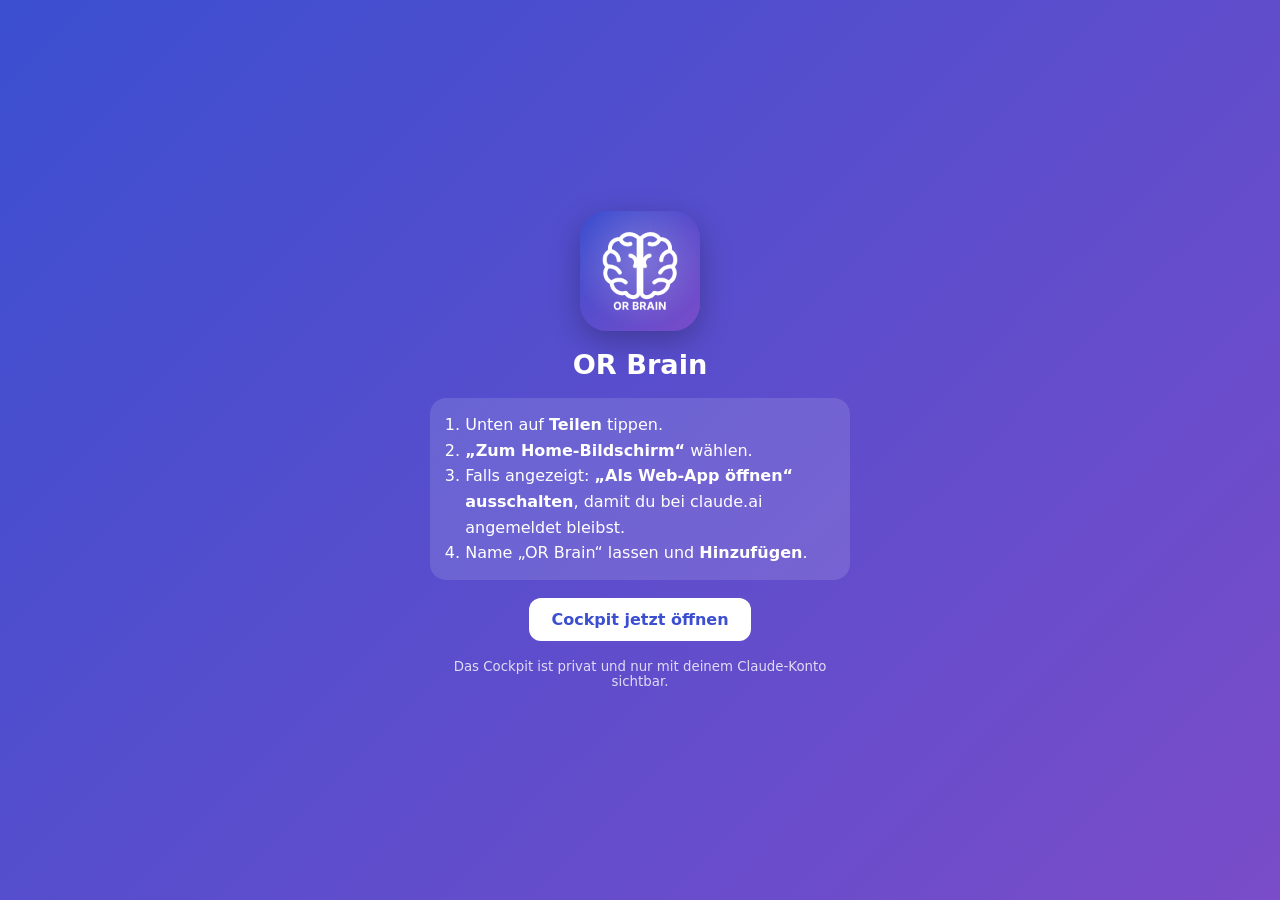
<file: gesundheits-app/orbrain/index.html>
<!DOCTYPE html>
<html lang="de">
<head>
<meta charset="UTF-8">
<meta name="viewport" content="width=device-width, initial-scale=1, viewport-fit=cover">
<meta name="robots" content="noindex, nofollow">
<title>OR Brain</title>
<meta name="apple-mobile-web-app-title" content="OR Brain">
<link rel="apple-touch-icon" href="icon-180.png">
<link rel="icon" type="image/png" href="icon-180.png">
<link rel="manifest" href="manifest.webmanifest">
<meta name="theme-color" content="#3b4fd0">
<script>
  // Vom Home-Bildschirm gestartet (?go=1): direkt ins private Cockpit weiterleiten.
  var COCKPIT = 'https://claude.ai/artifact/GtfWbrKbBQmbj14B9NCKBR';
  if (new URLSearchParams(location.search).get('go') === '1') location.replace(COCKPIT);
</script>
<style>
  :root { --a:#3b4fd0; --b:#7a4cc9; }
  body { margin:0; min-height:100vh; font-family:-apple-system, system-ui, sans-serif; color:#fff;
         background:linear-gradient(135deg,var(--a),var(--b)); display:flex; align-items:center; justify-content:center;
         padding:24px max(20px, env(safe-area-inset-left)); box-sizing:border-box; }
  main { max-width:420px; text-align:center; display:flex; flex-direction:column; gap:18px; align-items:center; }
  img { width:120px; height:120px; border-radius:27px; box-shadow:0 10px 30px rgba(0,0,0,.25); }
  h1 { margin:0; font-size:1.7rem; }
  ol { text-align:left; margin:0; padding-left:1.3em; line-height:1.6; background:rgba(255,255,255,.12); border-radius:16px; padding:14px 14px 14px 2.2em; }
  a.btn { display:inline-block; background:#fff; color:var(--a); font-weight:700; text-decoration:none; padding:12px 22px; border-radius:12px; }
  small { opacity:.8; }
</style>
</head>
<body>
<main>
  <img src="icon-180.png" alt="OR Brain Icon">
  <h1>OR Brain</h1>
  <ol>
    <li>Unten auf <b>Teilen</b> tippen.</li>
    <li><b>„Zum Home-Bildschirm“</b> wählen.</li>
    <li>Falls angezeigt: <b>„Als Web-App öffnen“ ausschalten</b>, damit du bei claude.ai angemeldet bleibst.</li>
    <li>Name „OR Brain“ lassen und <b>Hinzufügen</b>.</li>
  </ol>
  <a class="btn" href="https://claude.ai/artifact/GtfWbrKbBQmbj14B9NCKBR">Cockpit jetzt öffnen</a>
  <small>Das Cockpit ist privat und nur mit deinem Claude-Konto sichtbar.</small>
</main>
<script>
  // Damit „Zum Home-Bildschirm“ die Startadresse mit ?go=1 speichert.
  try { history.replaceState(null, '', location.pathname + '?go=1'); } catch (e) {}
</script>
</body>
</html>
</file>
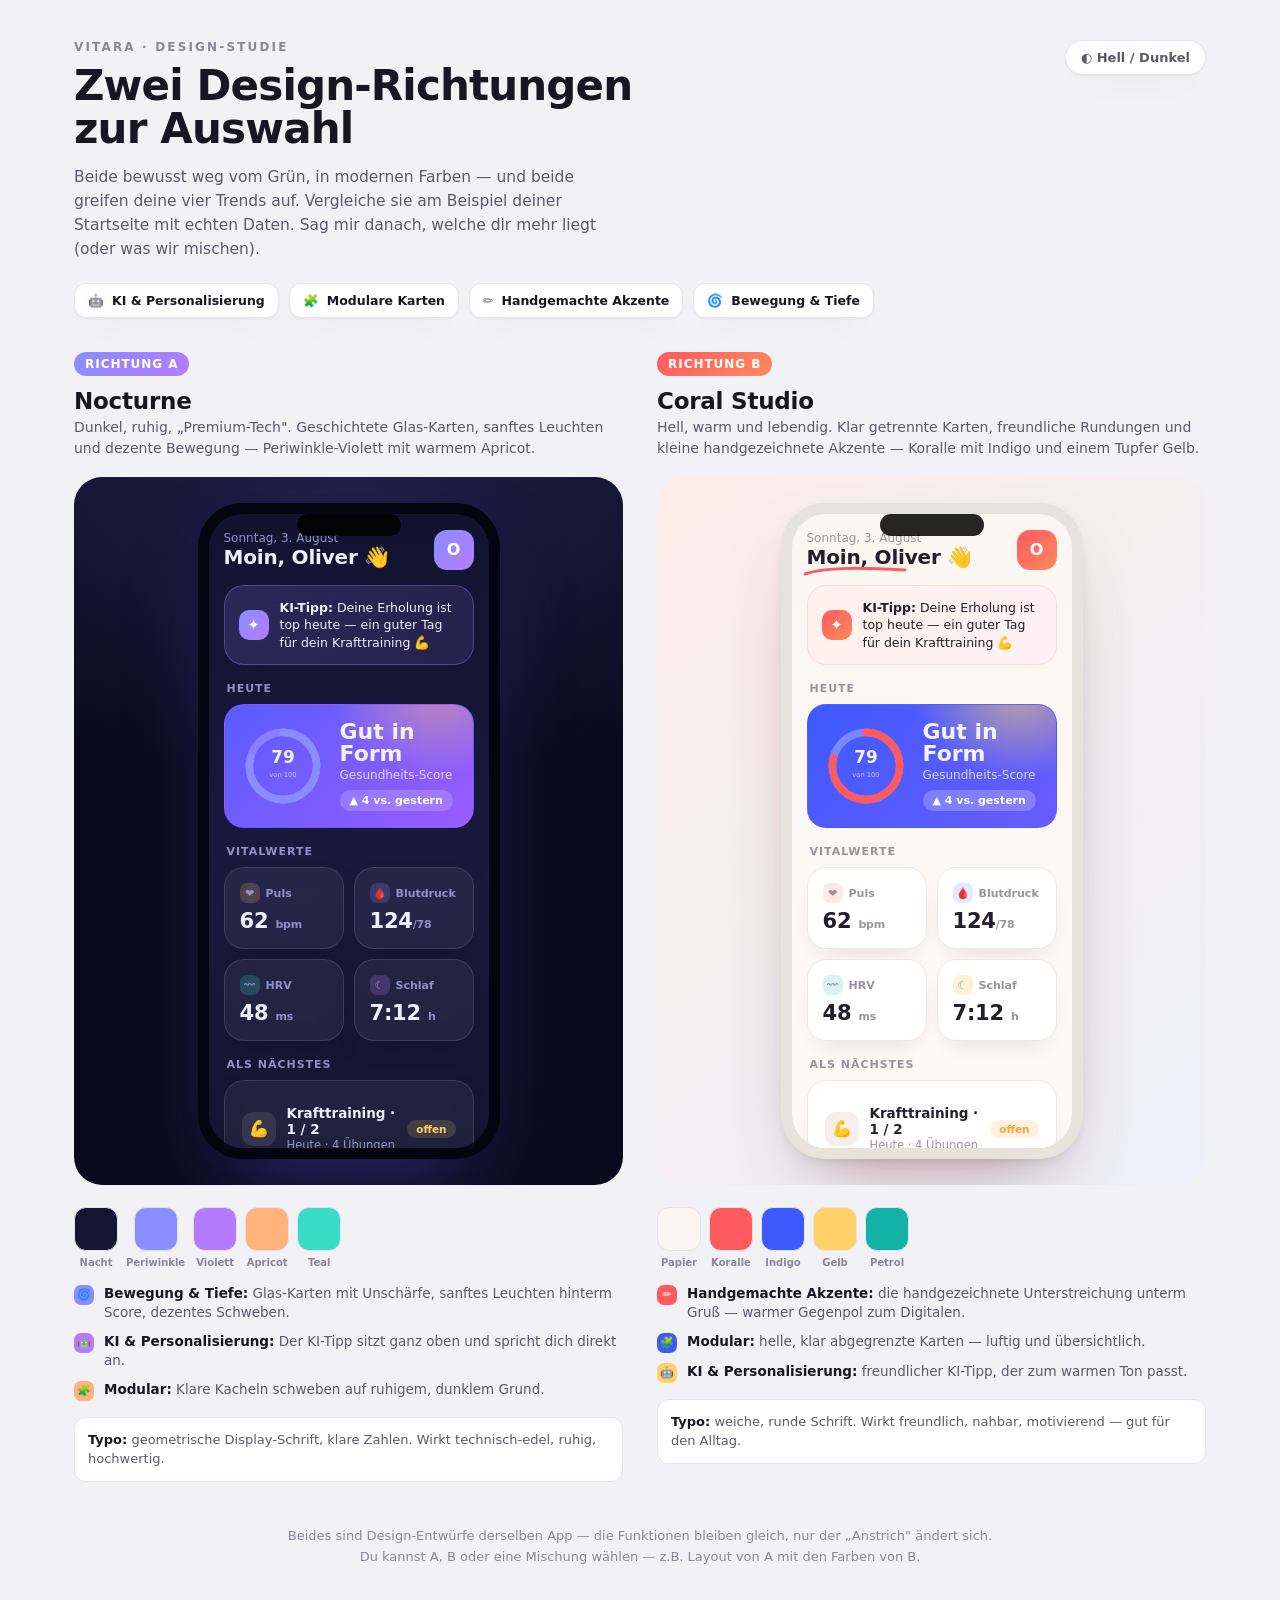
<file: gesundheits-app/design-richtungen.html>
<!DOCTYPE html>
<html lang="de">
<head>
<meta charset="UTF-8">
<meta name="viewport" content="width=device-width, initial-scale=1.0">
<title>VITARA – Design-Richtungen</title>
<style>
  /* ---------- Page chrome (theme-aware) ---------- */
  :root{
    --pg-bg:#f2f1f5; --pg-surface:#ffffff; --pg-ink:#181622; --pg-ink2:#5c586e; --pg-ink3:#8b879b; --pg-line:#e5e3ec;
    --pg-shadow:0 1px 2px rgba(20,16,34,.05),0 14px 34px -16px rgba(20,16,34,.2);
  }
  @media (prefers-color-scheme:dark){:root{
    --pg-bg:#0c0b12; --pg-surface:#161522; --pg-ink:#efedf6; --pg-ink2:#b1adc4; --pg-ink3:#726e86; --pg-line:#262435;
    --pg-shadow:0 1px 2px rgba(0,0,0,.4),0 16px 36px -18px rgba(0,0,0,.7);
  }}
  :root[data-theme="dark"]{
    --pg-bg:#0c0b12; --pg-surface:#161522; --pg-ink:#efedf6; --pg-ink2:#b1adc4; --pg-ink3:#726e86; --pg-line:#262435;
    --pg-shadow:0 1px 2px rgba(0,0,0,.4),0 16px 36px -18px rgba(0,0,0,.7);
  }
  :root[data-theme="light"]{
    --pg-bg:#f2f1f5; --pg-surface:#ffffff; --pg-ink:#181622; --pg-ink2:#5c586e; --pg-ink3:#8b879b; --pg-line:#e5e3ec;
    --pg-shadow:0 1px 2px rgba(20,16,34,.05),0 14px 34px -16px rgba(20,16,34,.2);
  }

  *{box-sizing:border-box}
  body{margin:0;background:var(--pg-bg);color:var(--pg-ink);
    font-family:ui-rounded,"SF Pro Rounded","Segoe UI",system-ui,-apple-system,sans-serif;-webkit-font-smoothing:antialiased}
  .page{max-width:1180px;margin:0 auto;padding:40px 24px 70px}

  .top{display:flex;justify-content:space-between;align-items:flex-start;gap:20px;flex-wrap:wrap}
  .eyebrow{font-size:12px;letter-spacing:.18em;text-transform:uppercase;color:var(--pg-ink3);font-weight:800;margin:0 0 10px}
  h1{font-size:clamp(28px,4vw,42px);line-height:1.03;margin:0;letter-spacing:-.02em;font-weight:800;text-wrap:balance}
  .lede{color:var(--pg-ink2);max-width:56ch;margin:14px 0 0;font-size:15.5px;line-height:1.55}
  .themebtn{border:1px solid var(--pg-line);background:var(--pg-surface);color:var(--pg-ink2);padding:9px 15px;border-radius:999px;
    font:inherit;font-size:13px;font-weight:700;cursor:pointer;display:inline-flex;align-items:center;gap:8px;box-shadow:var(--pg-shadow);white-space:nowrap}
  .themebtn:focus-visible{outline:2px solid #7c86ff;outline-offset:2px}

  .trends{display:flex;flex-wrap:wrap;gap:10px;margin:22px 0 8px}
  .trend{display:inline-flex;align-items:center;gap:8px;background:var(--pg-surface);border:1px solid var(--pg-line);
    border-radius:12px;padding:9px 13px;font-size:12.5px;font-weight:700;color:var(--pg-ink2);box-shadow:var(--pg-shadow)}
  .trend b{color:var(--pg-ink)}

  .compare{display:grid;grid-template-columns:1fr 1fr;gap:34px;margin-top:34px}
  @media (max-width:900px){.compare{grid-template-columns:1fr;gap:44px}}
  .col{min-width:0}
  .dirtag{display:inline-flex;align-items:center;gap:8px;font-size:12px;font-weight:800;letter-spacing:.08em;text-transform:uppercase;padding:5px 11px;border-radius:999px;color:#fff}
  .dirname{font-size:23px;font-weight:800;letter-spacing:-.01em;margin:12px 0 3px}
  .dirvibe{color:var(--pg-ink2);font-size:14px;margin:0 0 18px;line-height:1.5}

  .stagebox{display:flex;justify-content:center;padding:26px 10px;border-radius:28px;overflow:hidden}

  /* ---------- Shared phone components (driven by per-direction vars) ---------- */
  .phone{width:302px;max-width:100%;border-radius:44px;padding:11px;position:relative;
    background:var(--frame);box-shadow:var(--phone-shadow)}
  .screen{border-radius:34px;overflow:hidden;height:634px;display:flex;flex-direction:column;
    background:var(--bg);color:var(--ink);font-family:var(--font)}
  .notch{position:absolute;top:11px;left:50%;transform:translateX(-50%);width:104px;height:22px;background:#000;border-radius:999px;z-index:5;opacity:.85}
  .scr{flex:1;overflow-y:auto;padding:16px 15px 18px;scrollbar-width:none}
  .scr::-webkit-scrollbar{display:none}

  .hd{display:flex;align-items:center;justify-content:space-between;margin-bottom:15px}
  .hd .g{font-size:12px;color:var(--ink-3)}
  .hd .n{font-size:20px;font-weight:800;letter-spacing:-.01em}
  .av{width:40px;height:40px;border-radius:13px;display:grid;place-items:center;font-weight:800;color:#fff;background:var(--accent-grad)}

  .card{background:var(--surface);border:1px solid var(--surface-brd);border-radius:var(--radius);padding:15px;box-shadow:var(--card-shadow)}
  .stack{display:flex;flex-direction:column;gap:12px}
  .g2{display:grid;grid-template-columns:1fr 1fr;gap:10px}
  .sect{font-size:11px;font-weight:800;letter-spacing:.09em;text-transform:uppercase;color:var(--ink-3);margin:17px 3px 9px}

  /* AI tip banner (KI & Personalisierung) */
  .ai{display:flex;gap:11px;align-items:center;border-radius:var(--radius);padding:13px 14px;background:var(--ai-bg);border:1px solid var(--ai-brd)}
  .ai .sp{width:30px;height:30px;border-radius:10px;flex:none;display:grid;place-items:center;background:var(--accent-grad);color:#fff;font-size:15px}
  .ai .tt{font-size:12.5px;line-height:1.4}
  .ai .tt b{font-weight:800}

  /* Hero score */
  .hero{border-radius:var(--radius);padding:16px;position:relative;overflow:hidden;background:var(--hero-bg);color:var(--hero-ink);border:1px solid var(--hero-brd)}
  .hero .row{display:flex;align-items:center;gap:15px;position:relative;z-index:2}
  .ring{width:84px;height:84px;flex:none}
  .ring .track{stroke:var(--ring-track);fill:none;stroke-width:9}
  .ring .arc{stroke:var(--accent);fill:none;stroke-width:9;stroke-linecap:round}
  .ring text{fill:var(--hero-ink)}
  .hero .big{font-size:22px;font-weight:800;line-height:1}
  .hero .sub{font-size:12px;opacity:.8;margin-top:3px}
  .hero .tag{display:inline-block;margin-top:8px;font-size:11px;font-weight:800;padding:4px 10px;border-radius:999px;background:var(--tag-bg);color:var(--tag-ink)}
  .hero .glow{position:absolute;inset:0;z-index:1;background:radial-gradient(150px 120px at 85% -10%,var(--glow),transparent 70%)}

  /* Vital tiles */
  .vt .lab{font-size:11px;color:var(--ink-3);font-weight:700;display:flex;align-items:center;gap:6px}
  .vt .num{font-size:21px;font-weight:800;margin-top:6px;font-variant-numeric:tabular-nums;letter-spacing:-.01em}
  .vt .num small{font-size:11px;font-weight:600;color:var(--ink-3)}
  .ic{width:20px;height:20px;border-radius:7px;display:grid;place-items:center;font-size:11px}

  /* rows */
  .row2{display:flex;align-items:center;gap:11px;padding:9px 2px}
  .row2+.row2{border-top:1px solid var(--surface-brd)}
  .row2 .ri{width:34px;height:34px;border-radius:11px;flex:none;display:grid;place-items:center;font-size:16px;background:var(--chip)}
  .row2 .rm{flex:1;min-width:0}
  .row2 .rt{font-weight:700;font-size:13.5px}
  .row2 .rs{font-size:11.5px;color:var(--ink-3);margin-top:1px}
  .pill{font-size:10.5px;font-weight:800;padding:3px 9px;border-radius:999px}
  .pill.warn{background:var(--warn-bg);color:var(--warn)}
  .pill.good{background:var(--good-bg);color:var(--good)}

  /* handmade accent (dir-b) */
  .doodle{display:none}
  .dir-b .doodle{display:block;position:absolute;left:-4px;bottom:-9px;width:104px;height:12px;color:var(--accent);z-index:3}
  .dir-b .hd .n{position:relative;display:inline-block}

  /* ---------- Direction A : NOCTURNE (dark, depth & motion) ---------- */
  .dir-a{
    --font:"SF Pro Display",Inter,ui-sans-serif,system-ui,sans-serif;
    --frame:#050512; --phone-shadow:0 40px 90px -30px rgba(70,60,160,.7),0 6px 20px -8px rgba(0,0,0,.6);
    --bg:linear-gradient(180deg,#12132f 0%,#191a3e 60%,#141530 100%);
    --ink:#eef0ff; --ink-2:#c3c5ee; --ink-3:#8f92c6;
    --surface:rgba(255,255,255,.055); --surface-brd:rgba(255,255,255,.12);
    --card-shadow:0 10px 30px -18px rgba(0,0,0,.6);
    --radius:20px;
    --accent:#8a8dff; --accent-grad:linear-gradient(135deg,#8a8dff,#b57bff);
    --warm:#ffb27a; --good:#39dcc7; --good-bg:rgba(57,220,199,.16); --warn:#ffcf6b; --warn-bg:rgba(255,207,107,.16);
    --ai-bg:linear-gradient(120deg,rgba(138,141,255,.18),rgba(181,123,255,.12)); --ai-brd:rgba(138,141,255,.35);
    --hero-bg:linear-gradient(135deg,#5a5cff,#9a5cff); --hero-ink:#f4f2ff; --hero-brd:transparent;
    --ring-track:rgba(255,255,255,.22); --tag-bg:rgba(255,255,255,.18); --tag-ink:#fff; --glow:rgba(255,178,122,.5);
    --chip:rgba(255,255,255,.09);
  }
  .dir-a .stagebox{background:radial-gradient(600px 300px at 50% 0%,#20204a,#0a0a1c)}
  .dir-a .card{backdrop-filter:blur(10px);-webkit-backdrop-filter:blur(10px)}
  .dir-a .ai{backdrop-filter:blur(10px);-webkit-backdrop-filter:blur(10px)}
  .dir-a .float{animation:floaty 6s ease-in-out infinite}
  .dir-a .hero .glow{animation:pulse 7s ease-in-out infinite}

  /* ---------- Direction B : CORAL STUDIO (light, modular & handcrafted) ---------- */
  .dir-b{
    --font:ui-rounded,"SF Pro Rounded",Inter,system-ui,sans-serif;
    --frame:#e8e2dc; --phone-shadow:0 40px 80px -34px rgba(120,60,60,.5),0 6px 18px -10px rgba(0,0,0,.25);
    --bg:linear-gradient(180deg,#fbf6f2 0%,#fdf9f6 100%);
    --ink:#231f2a; --ink-2:#645d68; --ink-3:#9a929c;
    --surface:#ffffff; --surface-brd:#efe7e1;
    --card-shadow:0 12px 26px -16px rgba(60,30,40,.22);
    --radius:19px;
    --accent:#ff5a5f; --accent-grad:linear-gradient(135deg,#ff5a5f,#ff8a5c);
    --warm:#ffd166; --good:#12b3a6; --good-bg:rgba(18,179,166,.14); --warn:#f7a53b; --warn-bg:rgba(247,165,59,.16);
    --ai-bg:linear-gradient(120deg,#fff2ec,#fdf0f6); --ai-brd:#ffd9cf;
    --hero-bg:linear-gradient(135deg,#3d5afe,#6a5cff); --hero-ink:#f3f3ff; --hero-brd:transparent;
    --ring-track:rgba(255,255,255,.28); --tag-bg:rgba(255,255,255,.22); --tag-ink:#fff; --glow:rgba(255,209,102,.6);
    --chip:#f6f0ec;
  }
  .dir-b .stagebox{background:linear-gradient(135deg,#fbeee8,#eef0fb)}

  /* palette + notes */
  .meta{margin-top:22px}
  .swatches{display:flex;gap:8px;flex-wrap:wrap;margin-bottom:16px}
  .sw{display:flex;flex-direction:column;gap:6px;align-items:center;font-size:10px;color:var(--pg-ink3);font-weight:700}
  .sw i{width:44px;height:44px;border-radius:12px;border:1px solid var(--pg-line);display:block}
  .note h4{margin:0 0 8px;font-size:13px;letter-spacing:.05em;text-transform:uppercase;color:var(--pg-ink3)}
  .why{list-style:none;margin:0 0 16px;padding:0;display:flex;flex-direction:column;gap:9px}
  .why li{display:flex;gap:10px;font-size:13.5px;color:var(--pg-ink2);line-height:1.45}
  .why li b{color:var(--pg-ink)}
  .why .k{flex:none;width:20px;height:20px;border-radius:7px;display:grid;place-items:center;font-size:11px;color:#fff;margin-top:1px}
  .typ{font-size:13px;color:var(--pg-ink2);background:var(--pg-surface);border:1px solid var(--pg-line);border-radius:12px;padding:12px 13px;line-height:1.5}
  .typ b{color:var(--pg-ink)}

  .foot{margin-top:44px;text-align:center;color:var(--pg-ink3);font-size:13px;line-height:1.6}

  @keyframes floaty{0%,100%{transform:translateY(0)}50%{transform:translateY(-5px)}}
  @keyframes pulse{0%,100%{opacity:.7}50%{opacity:1}}
  @media (prefers-reduced-motion:reduce){*{animation:none!important;transition:none!important}}
</style>
</head>
<body>

<div class="page">
  <div class="top">
    <div>
      <p class="eyebrow">VITARA · Design-Studie</p>
      <h1>Zwei Design-Richtungen<br>zur Auswahl</h1>
      <p class="lede">Beide bewusst weg vom Grün, in modernen Farben — und beide greifen deine vier Trends auf. Vergleiche sie am Beispiel deiner Startseite mit echten Daten. Sag mir danach, welche dir mehr liegt (oder was wir mischen).</p>
    </div>
    <button class="themebtn" id="themeToggle">◐ Hell / Dunkel</button>
  </div>

  <div class="trends">
    <span class="trend">🤖 <b>KI & Personalisierung</b></span>
    <span class="trend">🧩 <b>Modulare Karten</b></span>
    <span class="trend">✏️ <b>Handgemachte Akzente</b></span>
    <span class="trend">🌀 <b>Bewegung & Tiefe</b></span>
  </div>

  <div class="compare">

    <!-- ============ DIRECTION A ============ -->
    <div class="col">
      <span class="dirtag" style="background:linear-gradient(135deg,#8a8dff,#b57bff)">Richtung A</span>
      <div class="dirname">Nocturne</div>
      <p class="dirvibe">Dunkel, ruhig, „Premium-Tech". Geschichtete Glas-Karten, sanftes Leuchten und dezente Bewegung — Periwinkle-Violett mit warmem Apricot.</p>

      <div class="dir-a">
        <div class="stagebox">
          <div class="phone">
            <div class="notch"></div>
            <div class="screen">
              <div class="scr">
                <div class="hd">
                  <div><div class="g">Sonntag, 3. August</div><div class="n">Moin, Oliver 👋</div></div>
                  <div class="av">O</div>
                </div>

                <div class="ai float">
                  <div class="sp">✦</div>
                  <div class="tt"><b>KI-Tipp:</b> Deine Erholung ist top heute — ein guter Tag für dein Krafttraining 💪</div>
                </div>

                <div class="sect">Heute</div>
                <div class="hero float">
                  <div class="glow"></div>
                  <div class="row">
                    <svg class="ring" viewBox="0 0 100 100">
                      <circle class="track" cx="50" cy="50" r="40"/>
                      <circle class="arc" cx="50" cy="50" r="40" stroke-dasharray="251" stroke-dashoffset="53" transform="rotate(-90 50 50)"/>
                      <text x="50" y="47" text-anchor="middle" font-size="20" font-weight="800">79</text>
                      <text x="50" y="63" text-anchor="middle" font-size="8" opacity=".7">von 100</text>
                    </svg>
                    <div>
                      <div class="big">Gut in Form</div>
                      <div class="sub">Gesundheits-Score</div>
                      <span class="tag">▲ 4 vs. gestern</span>
                    </div>
                  </div>
                </div>

                <div class="sect">Vitalwerte</div>
                <div class="g2">
                  <div class="card vt"><div class="lab"><span class="ic" style="background:rgba(255,178,122,.2)">❤</span>Puls</div><div class="num">62 <small>bpm</small></div></div>
                  <div class="card vt"><div class="lab"><span class="ic" style="background:rgba(138,141,255,.22)">🩸</span>Blutdruck</div><div class="num">124<small>/78</small></div></div>
                  <div class="card vt"><div class="lab"><span class="ic" style="background:rgba(57,220,199,.2)">〰</span>HRV</div><div class="num">48 <small>ms</small></div></div>
                  <div class="card vt"><div class="lab"><span class="ic" style="background:rgba(181,123,255,.22)">☾</span>Schlaf</div><div class="num">7:12 <small>h</small></div></div>
                </div>

                <div class="sect">Als Nächstes</div>
                <div class="card">
                  <div class="row2"><div class="ri">💪</div><div class="rm"><div class="rt">Krafttraining · 1 / 2</div><div class="rs">Heute · 4 Übungen</div></div><span class="pill warn">offen</span></div>
                  <div class="row2"><div class="ri">🌙</div><div class="rm"><div class="rt">Magnesium · Verla N</div><div class="rs">Abends · vor dem Schlafen</div></div><span class="pill good">bereit</span></div>
                  <div class="row2"><div class="ri">🔥</div><div class="rm"><div class="rt">Rechte Schulter</div><div class="rs">3/10 · Wärme tut gut</div></div><span class="pill warn">Blick drauf</span></div>
                </div>
              </div>
            </div>
          </div>
        </div>
      </div>

      <div class="meta">
        <div class="swatches">
          <div class="sw"><i style="background:#141530"></i>Nacht</div>
          <div class="sw"><i style="background:#8a8dff"></i>Periwinkle</div>
          <div class="sw"><i style="background:#b57bff"></i>Violett</div>
          <div class="sw"><i style="background:#ffb27a"></i>Apricot</div>
          <div class="sw"><i style="background:#39dcc7"></i>Teal</div>
        </div>
        <div class="note">
          <ul class="why">
            <li><span class="k" style="background:#8a8dff">🌀</span><span><b>Bewegung & Tiefe:</b> Glas-Karten mit Unschärfe, sanftes Leuchten hinterm Score, dezentes Schweben.</span></li>
            <li><span class="k" style="background:#b57bff">🤖</span><span><b>KI & Personalisierung:</b> Der KI-Tipp sitzt ganz oben und spricht dich direkt an.</span></li>
            <li><span class="k" style="background:#ffb27a">🧩</span><span><b>Modular:</b> Klare Kacheln schweben auf ruhigem, dunklem Grund.</span></li>
          </ul>
        </div>
        <div class="typ"><b>Typo:</b> geometrische Display-Schrift, klare Zahlen. Wirkt technisch-edel, ruhig, hochwertig.</div>
      </div>
    </div>

    <!-- ============ DIRECTION B ============ -->
    <div class="col">
      <span class="dirtag" style="background:linear-gradient(135deg,#ff5a5f,#ff8a5c)">Richtung B</span>
      <div class="dirname">Coral Studio</div>
      <p class="dirvibe">Hell, warm und lebendig. Klar getrennte Karten, freundliche Rundungen und kleine handgezeichnete Akzente — Koralle mit Indigo und einem Tupfer Gelb.</p>

      <div class="dir-b">
        <div class="stagebox">
          <div class="phone">
            <div class="notch"></div>
            <div class="screen">
              <div class="scr">
                <div class="hd">
                  <div><div class="g">Sonntag, 3. August</div><div class="n">Moin, Oliver 👋
                    <svg class="doodle" viewBox="0 0 104 12" fill="none" stroke="currentColor" stroke-width="3" stroke-linecap="round"><path d="M2 8c18-6 46-7 100-4"/></svg>
                  </div></div>
                  <div class="av">O</div>
                </div>

                <div class="ai">
                  <div class="sp">✦</div>
                  <div class="tt"><b>KI-Tipp:</b> Deine Erholung ist top heute — ein guter Tag für dein Krafttraining 💪</div>
                </div>

                <div class="sect">Heute</div>
                <div class="hero">
                  <div class="glow"></div>
                  <div class="row">
                    <svg class="ring" viewBox="0 0 100 100">
                      <circle class="track" cx="50" cy="50" r="40"/>
                      <circle class="arc" cx="50" cy="50" r="40" stroke-dasharray="251" stroke-dashoffset="53" transform="rotate(-90 50 50)"/>
                      <text x="50" y="47" text-anchor="middle" font-size="20" font-weight="800">79</text>
                      <text x="50" y="63" text-anchor="middle" font-size="8" opacity=".7">von 100</text>
                    </svg>
                    <div>
                      <div class="big">Gut in Form</div>
                      <div class="sub">Gesundheits-Score</div>
                      <span class="tag">▲ 4 vs. gestern</span>
                    </div>
                  </div>
                </div>

                <div class="sect">Vitalwerte</div>
                <div class="g2">
                  <div class="card vt"><div class="lab"><span class="ic" style="background:rgba(255,90,95,.14)">❤</span>Puls</div><div class="num">62 <small>bpm</small></div></div>
                  <div class="card vt"><div class="lab"><span class="ic" style="background:rgba(61,90,254,.14)">🩸</span>Blutdruck</div><div class="num">124<small>/78</small></div></div>
                  <div class="card vt"><div class="lab"><span class="ic" style="background:rgba(18,179,166,.16)">〰</span>HRV</div><div class="num">48 <small>ms</small></div></div>
                  <div class="card vt"><div class="lab"><span class="ic" style="background:rgba(255,209,102,.28)">☾</span>Schlaf</div><div class="num">7:12 <small>h</small></div></div>
                </div>

                <div class="sect">Als Nächstes</div>
                <div class="card">
                  <div class="row2"><div class="ri">💪</div><div class="rm"><div class="rt">Krafttraining · 1 / 2</div><div class="rs">Heute · 4 Übungen</div></div><span class="pill warn">offen</span></div>
                  <div class="row2"><div class="ri">🌙</div><div class="rm"><div class="rt">Magnesium · Verla N</div><div class="rs">Abends · vor dem Schlafen</div></div><span class="pill good">bereit</span></div>
                  <div class="row2"><div class="ri">🔥</div><div class="rm"><div class="rt">Rechte Schulter</div><div class="rs">3/10 · Wärme tut gut</div></div><span class="pill warn">Blick drauf</span></div>
                </div>
              </div>
            </div>
          </div>
        </div>
      </div>

      <div class="meta">
        <div class="swatches">
          <div class="sw"><i style="background:#fbf6f2"></i>Papier</div>
          <div class="sw"><i style="background:#ff5a5f"></i>Koralle</div>
          <div class="sw"><i style="background:#3d5afe"></i>Indigo</div>
          <div class="sw"><i style="background:#ffd166"></i>Gelb</div>
          <div class="sw"><i style="background:#12b3a6"></i>Petrol</div>
        </div>
        <div class="note">
          <ul class="why">
            <li><span class="k" style="background:#ff5a5f">✏️</span><span><b>Handgemachte Akzente:</b> die handgezeichnete Unterstreichung unterm Gruß — warmer Gegenpol zum Digitalen.</span></li>
            <li><span class="k" style="background:#3d5afe">🧩</span><span><b>Modular:</b> helle, klar abgegrenzte Karten — luftig und übersichtlich.</span></li>
            <li><span class="k" style="background:#ffd166;color:#231f2a">🤖</span><span><b>KI & Personalisierung:</b> freundlicher KI-Tipp, der zum warmen Ton passt.</span></li>
          </ul>
        </div>
        <div class="typ"><b>Typo:</b> weiche, runde Schrift. Wirkt freundlich, nahbar, motivierend — gut für den Alltag.</div>
      </div>
    </div>

  </div>

  <p class="foot">Beides sind Design-Entwürfe derselben App — die Funktionen bleiben gleich, nur der „Anstrich" ändert sich.<br>Du kannst A, B oder eine Mischung wählen — z.B. Layout von A mit den Farben von B.</p>
</div>

<script>
  var root=document.documentElement;
  document.getElementById('themeToggle').addEventListener('click',function(){
    var cur=root.getAttribute('data-theme')||(matchMedia('(prefers-color-scheme: dark)').matches?'dark':'light');
    root.setAttribute('data-theme',cur==='dark'?'light':'dark');
  });
</script>
</body>
</html>
</file>
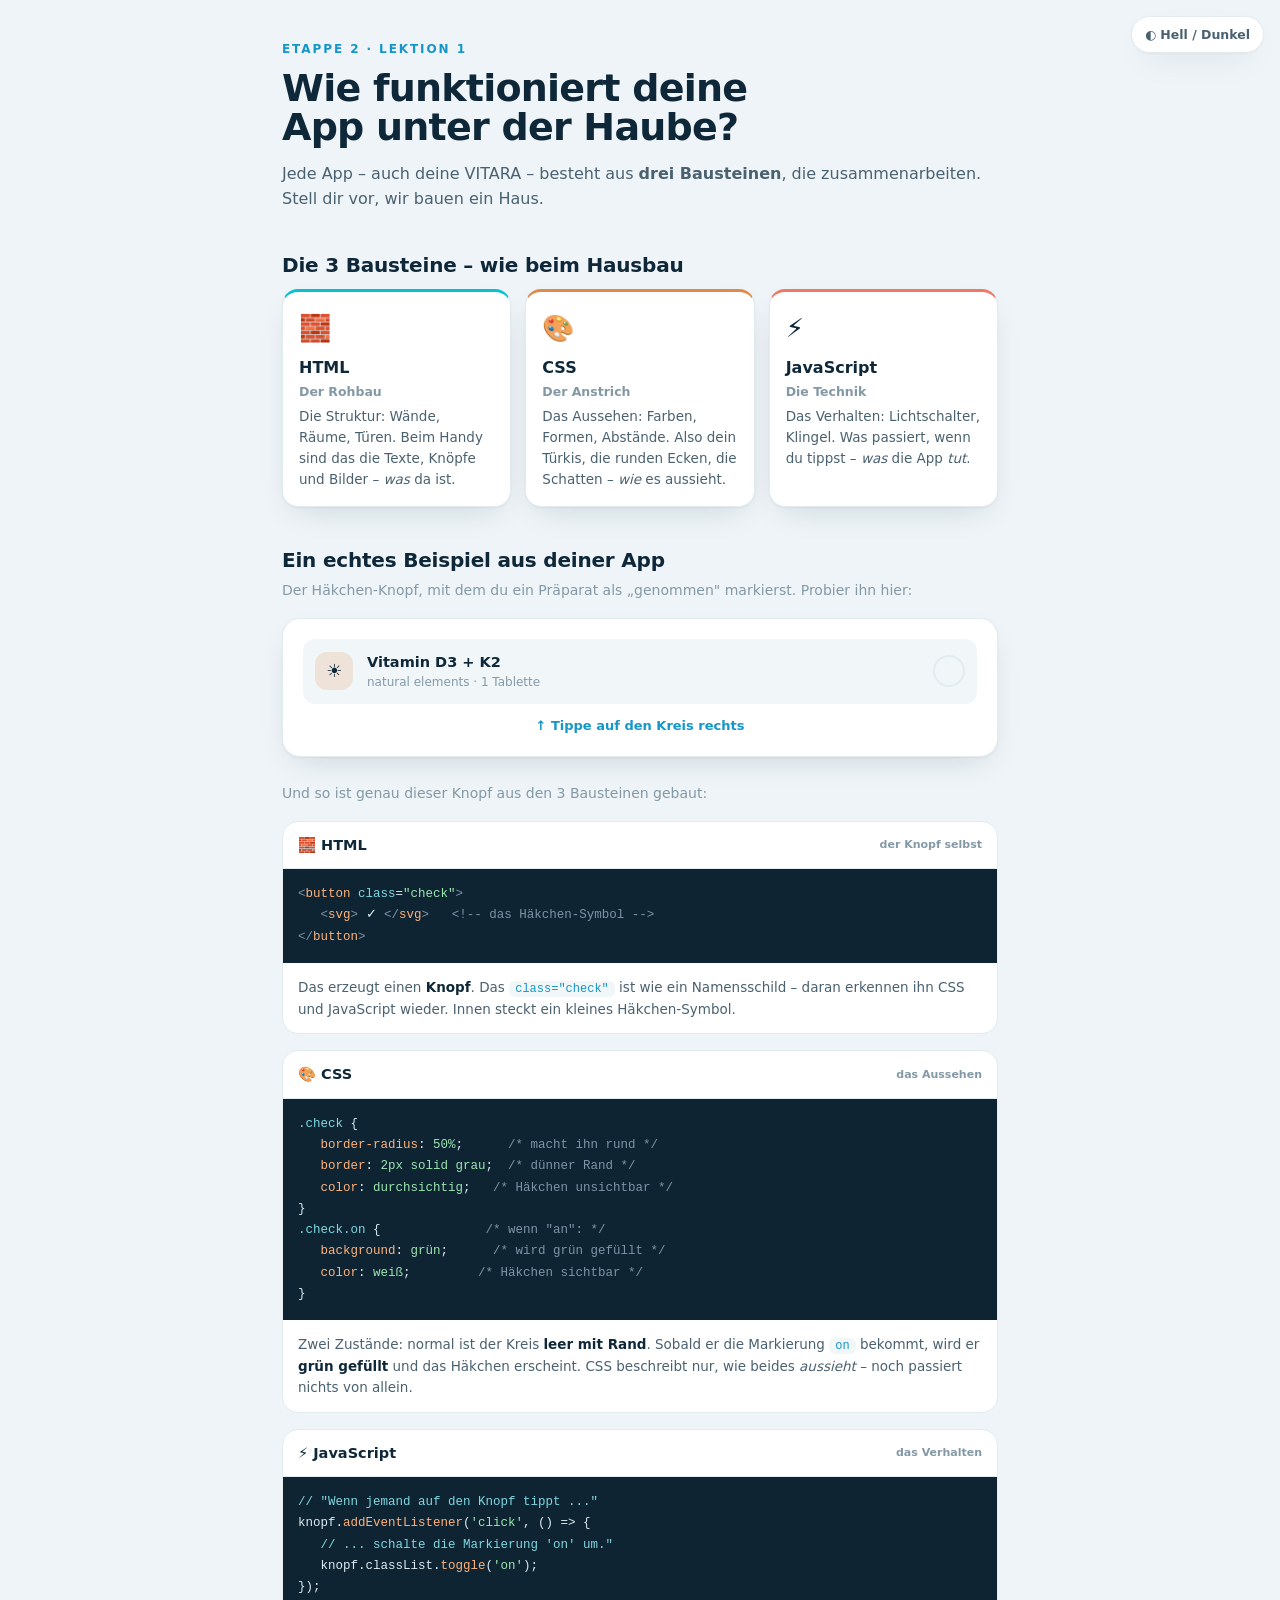
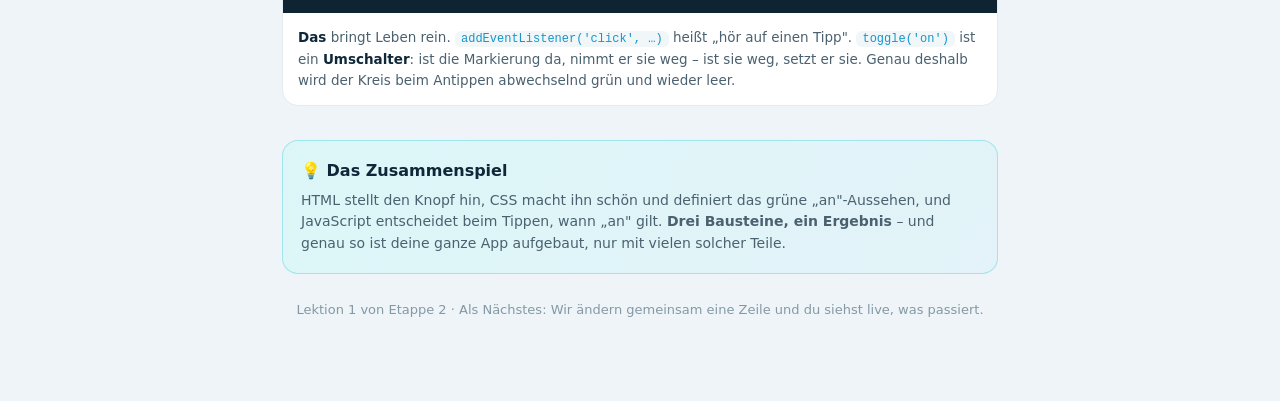
<file: gesundheits-app/lernen/lektion-1.html>
<!DOCTYPE html>
<html lang="de">
<head>
<meta charset="UTF-8">
<meta name="viewport" content="width=device-width, initial-scale=1.0">
<title>Etappe 2 · Lektion 1 – Die 3 Bausteine</title>
<style>
  :root{
    --bg:#eef4f7; --surface:#fff; --surface-2:#f1f6f9; --ink:#0f2839; --ink-2:#4a6170; --ink-3:#8399a6; --line:#e2ebf0;
    --tq:#06c2cf; --tq-deep:#1596c9; --amber:#e0894a; --coral:#ef7a63; --good:#1bb98e;
    --code-bg:#0f2433; --code-ink:#dCEBF2;
    --shadow:0 1px 2px rgba(15,40,60,.05),0 12px 34px -14px rgba(15,40,60,.18);
  }
  @media (prefers-color-scheme:dark){:root{
    --bg:#0a1622; --surface:#10202f; --surface-2:#16293a; --ink:#e6f1f6; --ink-2:#a6bcc8; --ink-3:#6b8494; --line:#21384a;
    --tq:#2ed9e2; --tq-deep:#24b1d8; --code-bg:#081420; --code-ink:#cfe6f0;
    --shadow:0 1px 2px rgba(0,0,0,.3),0 14px 34px -16px rgba(0,0,0,.6);
  }}
  :root[data-theme="dark"]{
    --bg:#0a1622; --surface:#10202f; --surface-2:#16293a; --ink:#e6f1f6; --ink-2:#a6bcc8; --ink-3:#6b8494; --line:#21384a;
    --tq:#2ed9e2; --tq-deep:#24b1d8; --code-bg:#081420; --code-ink:#cfe6f0;
    --shadow:0 1px 2px rgba(0,0,0,.3),0 14px 34px -16px rgba(0,0,0,.6);
  }
  :root[data-theme="light"]{
    --bg:#eef4f7; --surface:#fff; --surface-2:#f1f6f9; --ink:#0f2839; --ink-2:#4a6170; --ink-3:#8399a6; --line:#e2ebf0;
    --tq:#06c2cf; --tq-deep:#1596c9; --code-bg:#0f2433; --code-ink:#dceBF2;
    --shadow:0 1px 2px rgba(15,40,60,.05),0 12px 34px -14px rgba(15,40,60,.18);
  }
  *{box-sizing:border-box}
  body{margin:0;background:var(--bg);color:var(--ink);
    font-family:ui-rounded,"SF Pro Rounded","Segoe UI",system-ui,-apple-system,sans-serif;-webkit-font-smoothing:antialiased;line-height:1.55}
  .wrap{max-width:760px;margin:0 auto;padding:40px 22px 70px}
  .eyebrow{font-size:12px;letter-spacing:.16em;text-transform:uppercase;color:var(--tq-deep);font-weight:800;margin:0 0 10px}
  h1{font-size:clamp(27px,4vw,38px);line-height:1.05;margin:0;letter-spacing:-.02em;font-weight:800;text-wrap:balance}
  .lede{color:var(--ink-2);font-size:16px;margin:14px 0 0}
  h2{font-size:20px;margin:38px 0 4px;letter-spacing:-.01em}
  .sub{color:var(--ink-3);font-size:14px;margin:0 0 16px}
  .themebtn{position:fixed;top:16px;right:16px;border:1px solid var(--line);background:var(--surface);color:var(--ink-2);
    padding:8px 13px;border-radius:999px;font:inherit;font-size:12.5px;font-weight:700;cursor:pointer;box-shadow:var(--shadow);z-index:10}

  .houses{display:grid;grid-template-columns:1fr 1fr 1fr;gap:14px;margin-top:8px}
  @media (max-width:640px){.houses{grid-template-columns:1fr}}
  .house{background:var(--surface);border:1px solid var(--line);border-radius:16px;padding:16px;box-shadow:var(--shadow)}
  .house .em{font-size:26px}
  .house h3{margin:8px 0 5px;font-size:16px}
  .house h3 span{color:var(--ink-3);font-weight:700;font-size:12.5px;display:block;margin-top:1px}
  .house p{margin:0;font-size:13.5px;color:var(--ink-2)}
  .house.tq{border-top:3px solid var(--tq)} .house.am{border-top:3px solid var(--amber)} .house.co{border-top:3px solid var(--coral)}

  .demo{background:var(--surface);border:1px solid var(--line);border-radius:18px;padding:20px;box-shadow:var(--shadow);margin-top:8px}
  .demorow{display:flex;align-items:center;gap:14px;padding:12px;border-radius:12px;background:var(--surface-2)}
  .demorow .ic{width:38px;height:38px;border-radius:12px;background:color-mix(in srgb,var(--amber) 18%,transparent);display:grid;place-items:center;font-size:18px}
  .demorow .m{flex:1}
  .demorow .t{font-weight:700;font-size:14.5px}
  .demorow .s{font-size:12px;color:var(--ink-3)}
  .check{width:32px;height:32px;border-radius:50%;border:2px solid var(--line);background:transparent;cursor:pointer;flex:none;
    display:grid;place-items:center;color:transparent;transition:.18s}
  .check.on{background:var(--good);border-color:var(--good);color:#fff}
  .check:focus-visible{outline:2px solid var(--tq);outline-offset:2px}
  .tiphint{text-align:center;font-size:13px;color:var(--tq-deep);font-weight:700;margin-top:12px}

  .block{margin-top:16px;border:1px solid var(--line);border-radius:16px;overflow:hidden;background:var(--surface)}
  .block .bh{display:flex;align-items:center;gap:9px;padding:12px 15px;font-weight:800;font-size:14.5px;border-bottom:1px solid var(--line)}
  .block .bh .tag{margin-left:auto;font-size:11px;font-weight:700;color:var(--ink-3)}
  pre{margin:0;padding:15px;background:var(--code-bg);color:var(--code-ink);overflow-x:auto;font-size:12.5px;line-height:1.7;
    font-family:"SF Mono",ui-monospace,Menlo,monospace}
  pre .c{color:#7fd7e0} pre .k{color:#ffb27a} pre .s{color:#9ce6b0} pre .m{color:#7f93a8}
  .exp{padding:14px 15px;font-size:13.5px;color:var(--ink-2)}
  .exp b{color:var(--ink)}
  .exp code{background:var(--surface-2);padding:1px 6px;border-radius:6px;font-family:"SF Mono",ui-monospace,monospace;font-size:12px;color:var(--tq-deep)}

  .callout{margin-top:34px;background:linear-gradient(120deg,color-mix(in srgb,var(--tq) 14%,var(--surface)),color-mix(in srgb,var(--tq-deep) 12%,var(--surface)));
    border:1px solid color-mix(in srgb,var(--tq) 30%,transparent);border-radius:16px;padding:18px 18px}
  .callout h3{margin:0 0 6px;font-size:16px}
  .callout p{margin:0;font-size:14px;color:var(--ink-2)}
  .foot{margin-top:26px;color:var(--ink-3);font-size:13px;text-align:center}
</style>
</head>
<body>

<button class="themebtn" id="tt">◐ Hell / Dunkel</button>

<div class="wrap">
  <p class="eyebrow">Etappe 2 · Lektion 1</p>
  <h1>Wie funktioniert deine App unter der Haube?</h1>
  <p class="lede">Jede App – auch deine VITARA – besteht aus <b>drei Bausteinen</b>, die zusammenarbeiten. Stell dir vor, wir bauen ein Haus.</p>

  <h2>Die 3 Bausteine – wie beim Hausbau</h2>
  <div class="houses">
    <div class="house tq"><div class="em">🧱</div><h3>HTML<span>Der Rohbau</span></h3><p>Die Struktur: Wände, Räume, Türen. Beim Handy sind das die Texte, Knöpfe und Bilder – <i>was</i> da ist.</p></div>
    <div class="house am"><div class="em">🎨</div><h3>CSS<span>Der Anstrich</span></h3><p>Das Aussehen: Farben, Formen, Abstände. Also dein Türkis, die runden Ecken, die Schatten – <i>wie</i> es aussieht.</p></div>
    <div class="house co"><div class="em">⚡</div><h3>JavaScript<span>Die Technik</span></h3><p>Das Verhalten: Lichtschalter, Klingel. Was passiert, wenn du tippst – <i>was</i> die App <i>tut</i>.</p></div>
  </div>

  <h2>Ein echtes Beispiel aus deiner App</h2>
  <p class="sub">Der Häkchen-Knopf, mit dem du ein Präparat als „genommen" markierst. Probier ihn hier:</p>

  <div class="demo">
    <div class="demorow">
      <div class="ic">☀️</div>
      <div class="m"><div class="t">Vitamin D3 + K2</div><div class="s">natural elements · 1 Tablette</div></div>
      <button class="check" id="democheck" aria-label="Als genommen markieren"><svg width="15" height="15" viewBox="0 0 24 24" fill="none" stroke="currentColor" stroke-width="3.2"><path d="M20 6 9 17l-5-5"/></svg></button>
    </div>
    <div class="tiphint" id="hint">↑ Tippe auf den Kreis rechts</div>
  </div>

  <p class="sub" style="margin-top:26px">Und so ist genau dieser Knopf aus den 3 Bausteinen gebaut:</p>

  <div class="block">
    <div class="bh">🧱 HTML <span class="tag">der Knopf selbst</span></div>
    <pre><span class="m">&lt;</span><span class="k">button</span> <span class="c">class</span>=<span class="s">"check"</span><span class="m">&gt;</span>
   <span class="m">&lt;</span><span class="k">svg</span><span class="m">&gt;</span> ✓ <span class="m">&lt;/</span><span class="k">svg</span><span class="m">&gt;</span>   <span class="m">&lt;!-- das Häkchen-Symbol --&gt;</span>
<span class="m">&lt;/</span><span class="k">button</span><span class="m">&gt;</span></pre>
    <div class="exp">Das erzeugt einen <b>Knopf</b>. Das <code>class="check"</code> ist wie ein Namensschild – daran erkennen ihn CSS und JavaScript wieder. Innen steckt ein kleines Häkchen-Symbol.</div>
  </div>

  <div class="block">
    <div class="bh">🎨 CSS <span class="tag">das Aussehen</span></div>
    <pre><span class="c">.check</span> {
   <span class="k">border-radius</span>: <span class="s">50%</span>;      <span class="m">/* macht ihn rund */</span>
   <span class="k">border</span>: <span class="s">2px solid grau</span>;  <span class="m">/* dünner Rand */</span>
   <span class="k">color</span>: <span class="s">durchsichtig</span>;   <span class="m">/* Häkchen unsichtbar */</span>
}
<span class="c">.check.on</span> {              <span class="m">/* wenn "an": */</span>
   <span class="k">background</span>: <span class="s">grün</span>;      <span class="m">/* wird grün gefüllt */</span>
   <span class="k">color</span>: <span class="s">weiß</span>;         <span class="m">/* Häkchen sichtbar */</span>
}</pre>
    <div class="exp">Zwei Zustände: normal ist der Kreis <b>leer mit Rand</b>. Sobald er die Markierung <code>on</code> bekommt, wird er <b>grün gefüllt</b> und das Häkchen erscheint. CSS beschreibt nur, wie beides <i>aussieht</i> – noch passiert nichts von allein.</div>
  </div>

  <div class="block">
    <div class="bh">⚡ JavaScript <span class="tag">das Verhalten</span></div>
    <pre><span class="c">// "Wenn jemand auf den Knopf tippt ..."</span>
knopf.<span class="k">addEventListener</span>(<span class="s">'click'</span>, () =&gt; {
   <span class="c">// ... schalte die Markierung 'on' um."</span>
   knopf.classList.<span class="k">toggle</span>(<span class="s">'on'</span>);
});</pre>
    <div class="exp"><b>Das</b> bringt Leben rein. <code>addEventListener('click', …)</code> heißt „hör auf einen Tipp". <code>toggle('on')</code> ist ein <b>Umschalter</b>: ist die Markierung da, nimmt er sie weg – ist sie weg, setzt er sie. Genau deshalb wird der Kreis beim Antippen abwechselnd grün und wieder leer.</div>
  </div>

  <div class="callout">
    <h3>💡 Das Zusammenspiel</h3>
    <p>HTML stellt den Knopf hin, CSS macht ihn schön und definiert das grüne „an"-Aussehen, und JavaScript entscheidet beim Tippen, wann „an" gilt. <b>Drei Bausteine, ein Ergebnis</b> – und genau so ist deine ganze App aufgebaut, nur mit vielen solcher Teile.</p>
  </div>

  <p class="foot">Lektion 1 von Etappe 2 · Als Nächstes: Wir ändern gemeinsam eine Zeile und du siehst live, was passiert.</p>
</div>

<script>
  var root=document.documentElement;
  document.getElementById('tt').addEventListener('click',function(){
    var cur=root.getAttribute('data-theme')||(matchMedia('(prefers-color-scheme: dark)').matches?'dark':'light');
    root.setAttribute('data-theme',cur==='dark'?'light':'dark');
  });
  // genau dieselbe Logik wie in deiner App:
  var knopf=document.getElementById('democheck');
  var hint=document.getElementById('hint');
  knopf.addEventListener('click',function(){
    knopf.classList.toggle('on');
    hint.textContent = knopf.classList.contains('on') ? '✓ Genommen! Tippe nochmal zum Zurücksetzen' : '↑ Tippe auf den Kreis rechts';
  });
</script>
</body>
</html>
</file>
<file: style.css>
* {
    box-sizing: border-box;
}

body {
    max-width: 900px;
    margin: 0 auto;
    padding: 80px 40px;
    background: linear-gradient(135deg, #f4f7f5, #e5eee9);
    color: #1d2923;
    font-family: Arial, Helvetica, sans-serif;
    line-height: 1.7;
}

h1 {
    max-width: 750px;
    margin-bottom: 28px;
    color: #164c38;
    font-size: 3.5rem;
    line-height: 1.1;
}

h2 {
    margin-top: 55px;
    color: #27684f;
    font-size: 2rem;
}

p {
    max-width: 760px;
    margin-bottom: 22px;
    color: #425149;
    font-size: 1.15rem;
}

body::before {
    display: block;
    width: 70px;
    height: 7px;
    margin-bottom: 40px;
    border-radius: 10px;
    background: #d6aa58;
    content: "";
}

@media (max-width: 700px) {
    body {
        padding: 50px 24px;
    }

    h1 {
        font-size: 2.5rem;
    }

    h2 {
        font-size: 1.6rem;
    }

    p {
        font-size: 1rem;
    }
}
</file>
